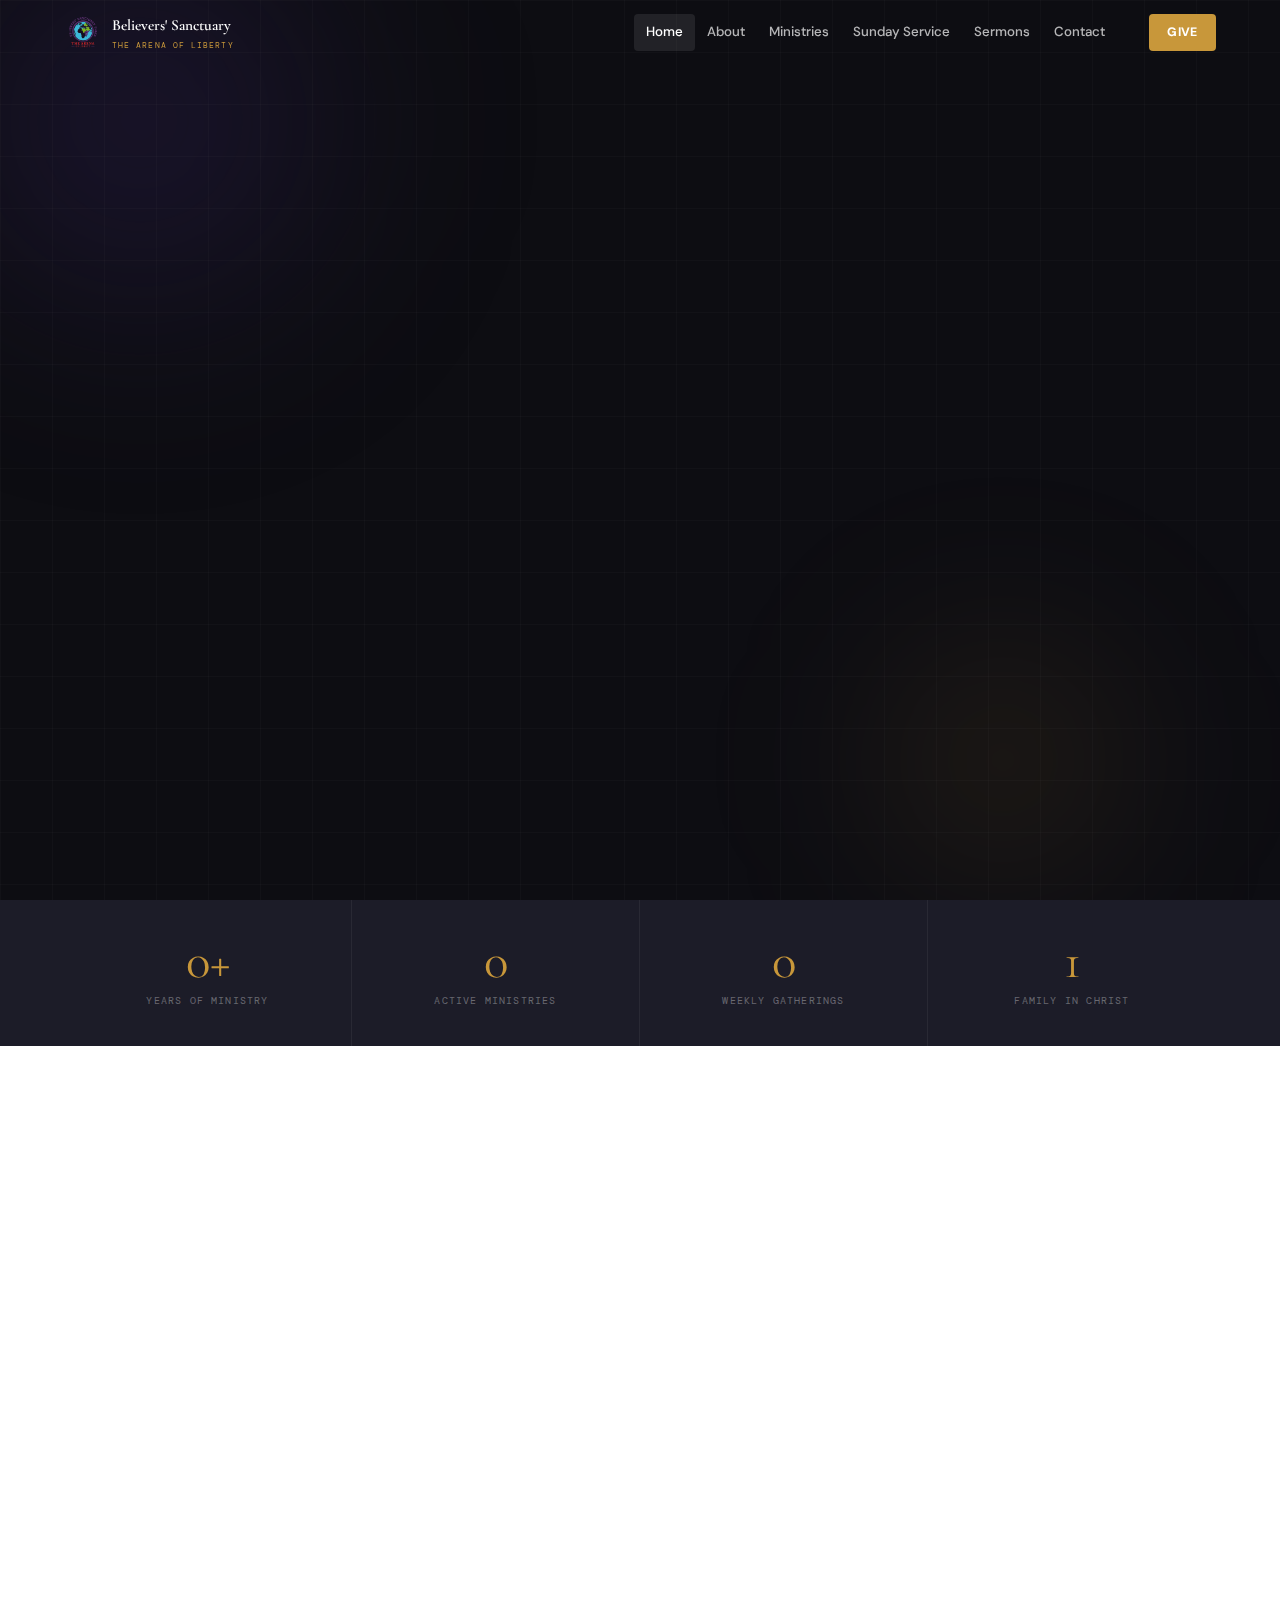
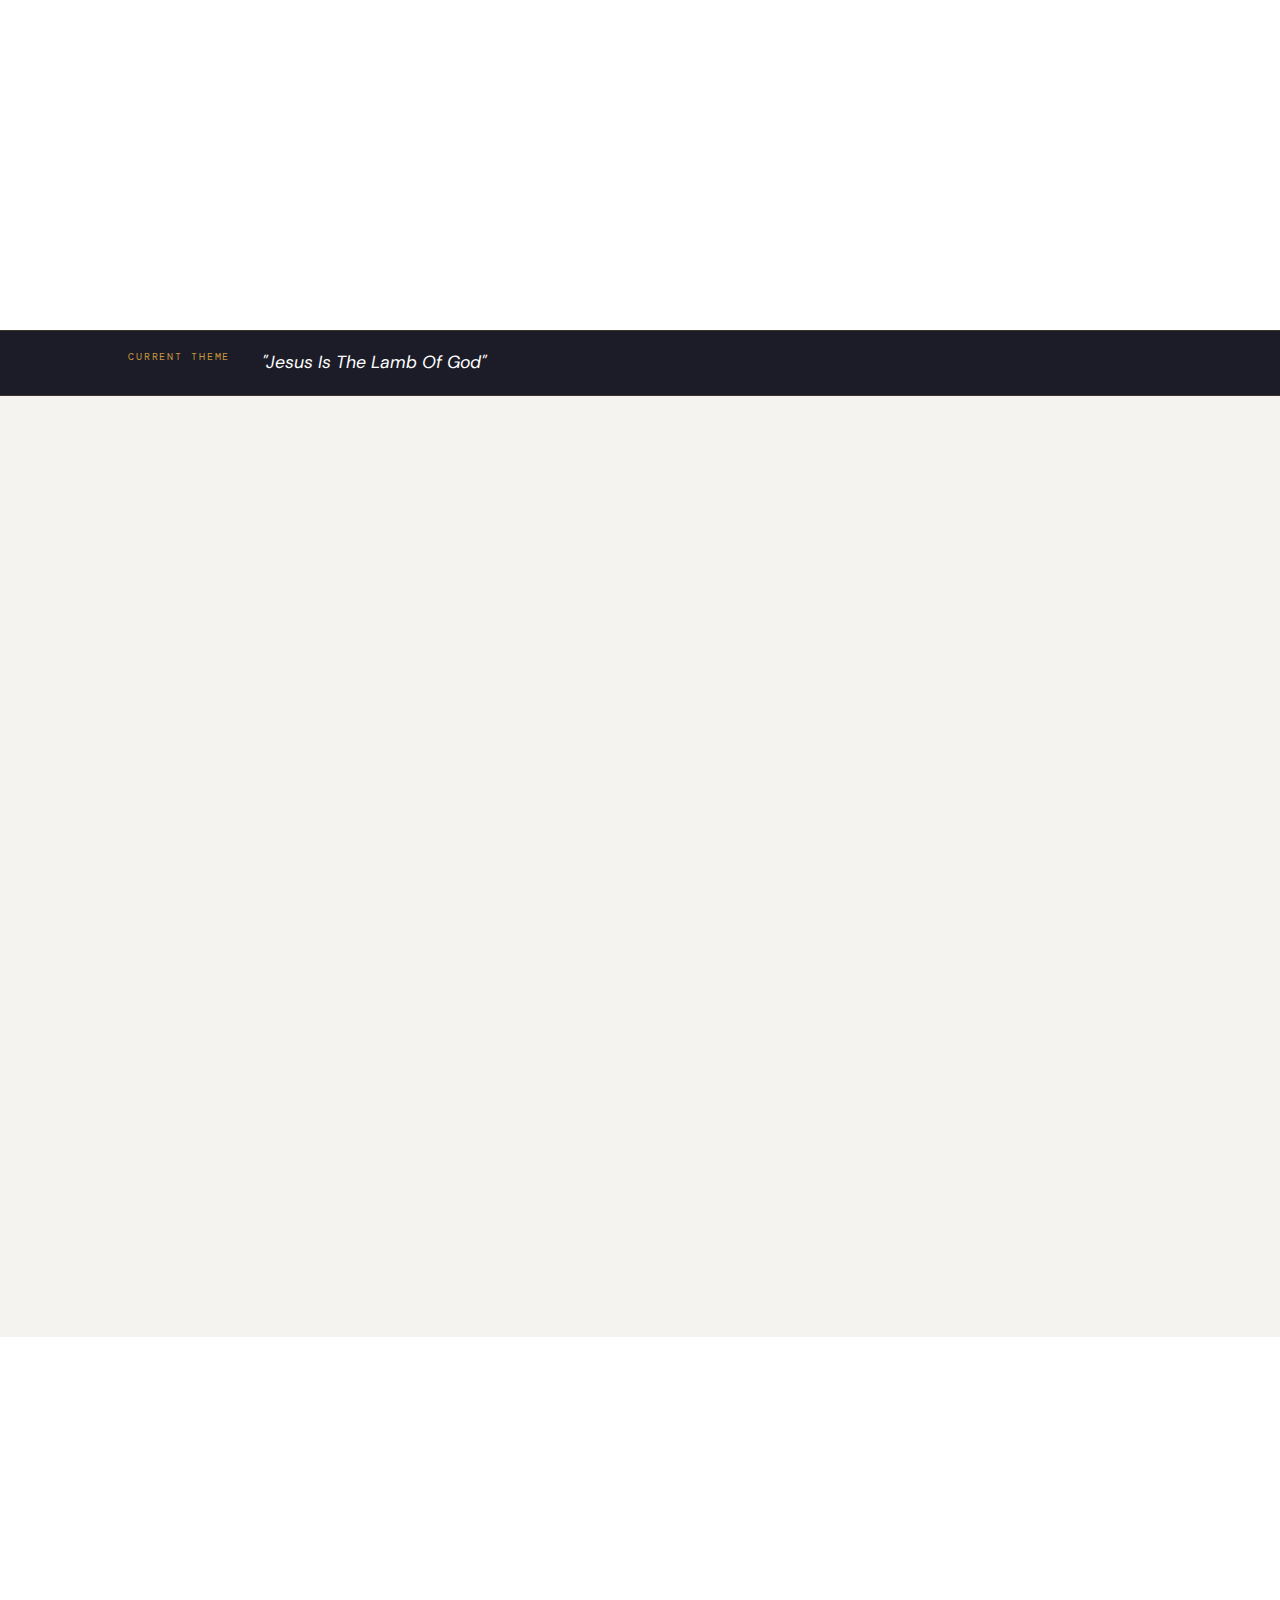
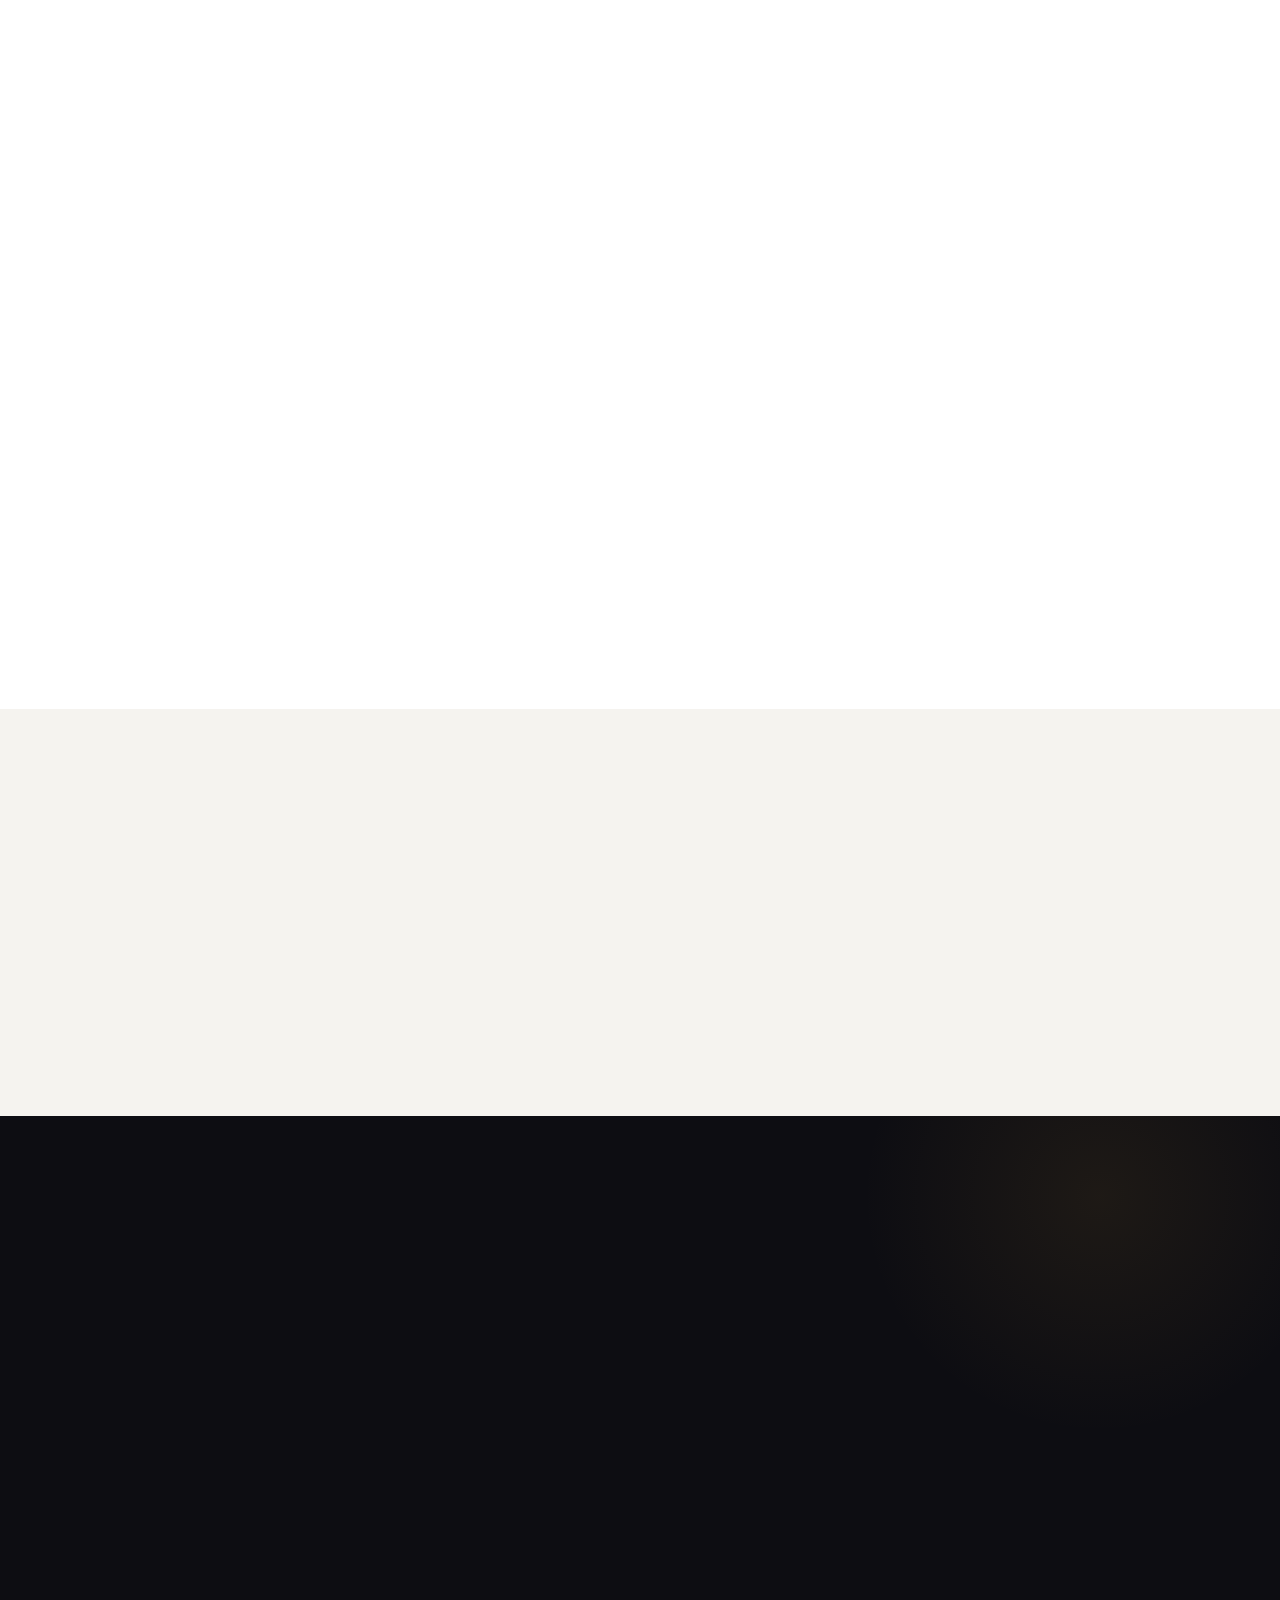
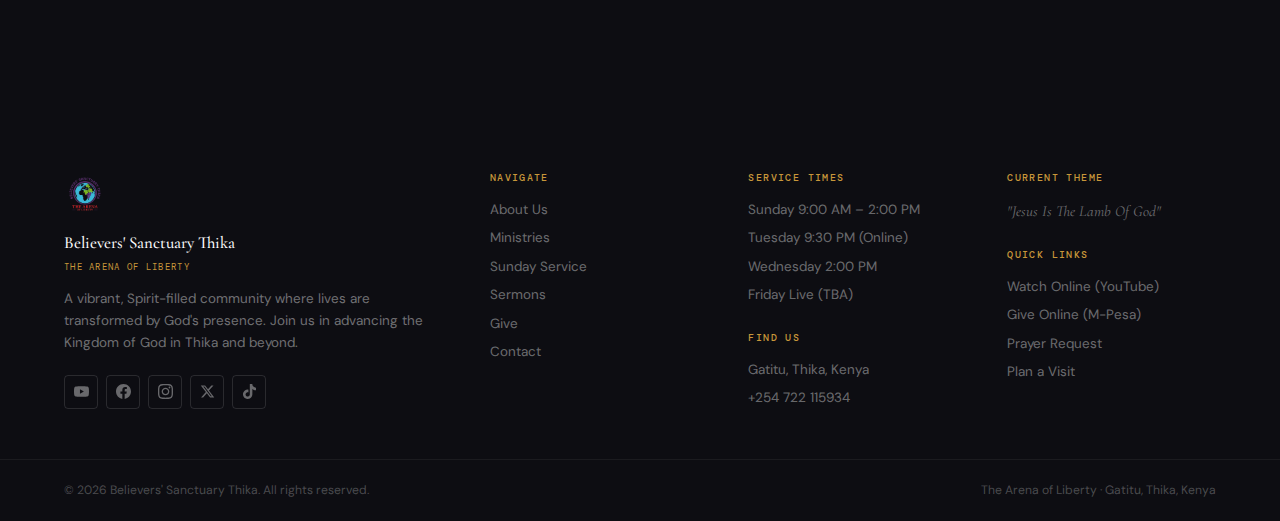
<file: index.html>
<!DOCTYPE html>
<html lang="en">
<head>
  <meta charset="UTF-8">
  <meta name="viewport" content="width=device-width, initial-scale=1.0">
  <meta name="description" content="Believers' Sanctuary Thika - The Arena of Liberty. A Spirit-filled church in Gatitu, Thika, Kenya. Sunday service 9 AM–2 PM. Pastor Simon Njau.">
  <meta property="og:title" content="Believers' Sanctuary Thika | The Arena of Liberty">
  <meta property="og:description" content="Where lives are transformed by God's presence. A Spirit-filled church community in Thika, Kenya.">
  <meta property="og:type" content="website">
  <title>Believers' Sanctuary Thika | The Arena of Liberty</title>
  <link rel="stylesheet" href="styles.css">
  <link rel="stylesheet" href="pages/home.css">
</head>
<body>

<!--NAVIGATION-->
<nav class="navbar hero-mode" id="navbar" role="navigation" aria-label="Main navigation">
  <div class="nav-inner">
    <a href="index.html" class="nav-brand" aria-label="Believers' Sanctuary Thika - Home">
      <img src="assets/logo.png" alt="">
      <div class="nav-brand-copy">
        <span class="nav-brand-name">Believers' Sanctuary</span>
        <span class="nav-brand-tag">The Arena of Liberty</span>
      </div>
    </a>
    <div class="nav-links">
      <a href="index.html" class="active">Home</a>
      <a href="pages/about.html">About</a>
      <a href="pages/ministries.html">Ministries</a>
      <a href="pages/sunday.html">Sunday Service</a>
      <a href="pages/sermons.html">Sermons</a>
      <a href="pages/contact.html">Contact</a>
    </div>
    <a href="pages/give.html" class="nav-give">Give</a>
    <button class="hamburger" id="hamburger" aria-label="Open menu" aria-expanded="false" aria-controls="mobileNav">
      <span></span><span></span><span></span>
    </button>
  </div>
</nav>

<div class="nav-overlay" id="navOverlay" aria-hidden="true"></div>
<nav class="mobile-nav" id="mobileNav" aria-label="Mobile navigation">
  <ul>
    <li><a href="index.html">Home</a></li>
    <li><a href="pages/about.html">About</a></li>
    <li><a href="pages/ministries.html">Ministries</a></li>
    <li><a href="pages/sunday.html">Sunday Service</a></li>
    <li><a href="pages/sermons.html">Sermons</a></li>
    <li><a href="pages/contact.html">Contact</a></li>
  </ul>
  <a href="pages/give.html" class="mobile-give">Give Now</a>
</nav>

<!--<HERO-->
<section class="hero" id="home" aria-label="Welcome">
  <div class="hero-bg" aria-hidden="true">
    <div class="hero-orb hero-orb-a"></div>
    <div class="hero-orb hero-orb-b"></div>
    <div class="hero-lines"></div>
  </div>
  <div class="hero-inner container">
    <div class="hero-content">
      <span class="eyebrow hero-eyebrow">Welcome Home · Gatitu, Thika, Kenya</span>
      <h1 class="hero-title">Believers'<br><em>Sanctuary</em><br>Thika</h1>
      <p class="hero-tagline">The Arena of Liberty</p>
      <p class="hero-desc">Where lives are transformed by God's presence. A community passionate about worship, grounded in the Word, and advancing the Kingdom of God in Thika and beyond.</p>
      <div class="hero-btns">
        <a href="pages/sunday.html" class="btn btn-gold btn-lg">
          Plan Your Visit
          <svg viewBox="0 0 16 16" fill="none" stroke="currentColor" stroke-width="2"><path d="M3 8h10M9 4l4 4-4 4"/></svg>
        </a>
        <a href="https://youtube.com/@believerssanctuarythika" target="_blank" rel="noopener" class="btn btn-outline-white btn-lg">Watch Sermons</a>
      </div>
    </div>

    <div class="hero-times">
      <p class="eyebrow" style="color:var(--gold-hi);margin-bottom:20px">Join Us This Week</p>
      <div class="times-row">
        <div class="times-dot"></div>
        <div class="times-info"><strong>Sunday Worship</strong><span>Main Service - Gatitu, Thika</span></div>
        <time>9:00 AM – 2:00 PM</time>
      </div>
      <div class="times-row">
        <div class="times-dot"></div>
        <div class="times-info"><strong>Holy Spirit Class</strong><span>Online via Link</span></div>
        <time>Tue · 9:30 PM</time>
      </div>
      <div class="times-row">
        <div class="times-dot"></div>
        <div class="times-info"><strong>Wednesday Fellowship</strong><span>At the Church</span></div>
        <time>2:00 PM</time>
      </div>
      <div class="times-row" style="border-bottom:none">
        <div class="times-dot"></div>
        <div class="times-info"><strong>Friday Live Stream</strong><span>YouTube &amp; Social Media</span></div>
        <time>TBA</time>
      </div>
      <a href="pages/sunday.html" class="hero-times-link">Full order of service →</a>
    </div>
  </div>

  <div class="hero-scroll" aria-hidden="true">
    <span>Scroll</span>
    <div class="hero-scroll-mouse"><div class="hero-scroll-dot"></div></div>
  </div>
</section>

<!--STATS-->
<section class="stats-wrap" aria-label="Church at a glance">
  <div class="stat-band container">
    <div class="stat-cell">
      <span class="stat-num" data-count="7" data-suffix="+">0+</span>
      <span class="stat-label">Years of Ministry</span>
    </div>
    <div class="stat-cell">
      <span class="stat-num" data-count="6">0</span>
      <span class="stat-label">Active Ministries</span>
    </div>
    <div class="stat-cell">
      <span class="stat-num" data-count="4">0</span>
      <span class="stat-label">Weekly Gatherings</span>
    </div>
    <div class="stat-cell">
      <span class="stat-num" data-count="1">1</span>
      <span class="stat-label">Family in Christ</span>
    </div>
  </div>
</section>

<!--ABOUT PREVIEW-->
<section class="home-about section-pad" id="about-preview">
  <div class="container">
    <div class="about-grid">
      <div class="about-img-side reveal from-left">
        <div class="about-img-frame">
          <img src="assets/church-worship.webp" alt="Believers' Sanctuary Thika worship service" loading="lazy">
          <div class="about-img-frame-accent"></div>
        </div>
        <div class="about-img-tag">
          <span class="eyebrow" style="color:var(--gold-hi)">Est. in Faith</span>
          <strong>The Arena of Liberty</strong>
        </div>
      </div>
      <div class="about-text-side reveal from-right">
        <div class="sh">
          <span class="eyebrow">Our Story</span>
          <h2>More Than a Church -<br><em>A Spiritual Family</em></h2>
          <div class="sh-rule"></div>
          <p>Believers' Sanctuary Thika is a place where freedom in Christ becomes a living, breathing reality. We provide a sacred space where believers encounter God's transforming presence and discover their divine purpose in the earth.</p>
          <p>Rooted in biblical truth and empowered by the Holy Spirit, we are committed to raising a generation that walks in the fullness of God's promises - building authentic disciples who impact their families, workplaces, and communities for the Kingdom.</p>
        </div>
        <div class="pull-quote">
          <p>"We don't just preach freedom - we live it. The Arena of Liberty is where chains break, destinies unlock, and lives are forever changed."</p>
          <cite>Pastor Simon Njau, Lead Pastor</cite>
        </div>
        <a href="pages/about.html" class="btn btn-ink mt-24">
          Our Full Story
          <svg viewBox="0 0 16 16" fill="none" stroke="currentColor" stroke-width="2"><path d="M3 8h10M9 4l4 4-4 4"/></svg>
        </a>
      </div>
    </div>
  </div>
</section>

<!--CURRENT THEME BANNER-->
<div class="theme-banner">
  <div class="container theme-banner-inner">
    <span class="eyebrow" style="color:var(--gold-hi)">Current Theme</span>
    <p class="t-serif" style="color:var(--white);margin:0 0 0 16px;font-size:1.1rem;font-style:italic">"Jesus Is The Lamb Of God"</p>
  </div>
</div>

<!--MINISTRIES PREVIEW-->
<section class="section-pad" style="background:var(--fog)" id="ministries-preview">
  <div class="container">
    <div class="sh center reveal from-bottom">
      <span class="eyebrow">Get Connected</span>
      <h2>Our <em>Ministries</em></h2>
      <div class="sh-rule"></div>
      <p style="max-width:520px;margin:16px auto 0">Find your place to belong, grow, and serve in our thriving community</p>
    </div>
    <div class="min-grid stagger">
      <div class="min-card card">
        <div class="min-icon-box">
          <svg fill="none" stroke="currentColor" viewBox="0 0 24 24"><path stroke-linecap="round" stroke-linejoin="round" stroke-width="1.5" d="M17 20h5v-2a3 3 0 00-5.356-1.857M17 20H7m10 0v-2c0-.656-.126-1.283-.356-1.857M7 20H2v-2a3 3 0 015.356-1.857M7 20v-2c0-.656.126-1.283.356-1.857m0 0a5.002 5.002 0 019.288 0M15 7a3 3 0 11-6 0 3 3 0 016 0z"/></svg>
        </div>
        <h3>Sons of the Kingdom</h3>
        <p>Empowering men to rise as godly leaders in their families, workplaces, and communities with integrity and spiritual authority.</p>
      </div>
      <div class="min-card card">
        <div class="min-icon-box">
          <svg fill="none" stroke="currentColor" viewBox="0 0 24 24"><path stroke-linecap="round" stroke-linejoin="round" stroke-width="1.5" d="M4.318 6.318a4.5 4.5 0 000 6.364L12 20.364l7.682-7.682a4.5 4.5 0 00-6.364-6.364L12 7.636l-1.318-1.318a4.5 4.5 0 00-6.364 0z"/></svg>
        </div>
        <h3>Daughters of God's Love</h3>
        <p>Nurturing women to embrace their identity in Christ through fellowship, mentorship, and Spirit-led biblical discipleship.</p>
      </div>
      <div class="min-card card">
        <div class="min-icon-box">
          <svg fill="none" stroke="currentColor" viewBox="0 0 24 24"><path stroke-linecap="round" stroke-linejoin="round" stroke-width="1.5" d="M9 19V6l12-3v13M9 19c0 1.105-1.343 2-3 2s-3-.895-3-2 1.343-2 3-2 3 .895 3 2zm12-3c0 1.105-1.343 2-3 2s-3-.895-3-2 1.343-2 3-2 3 .895 3 2zM9 10l12-3"/></svg>
        </div>
        <h3>Worship Ministry</h3>
        <p>Spirit-filled worship that transforms hearts, ushers in God's presence, and creates atmospheres where the miraculous happens.</p>
      </div>
      <div class="min-card card">
        <div class="min-icon-box">
          <svg fill="none" stroke="currentColor" viewBox="0 0 24 24"><path stroke-linecap="round" stroke-linejoin="round" stroke-width="1.5" d="M12 6.253v13m0-13C10.832 5.477 9.246 5 7.5 5S4.168 5.477 3 6.253v13C4.168 18.477 5.754 18 7.5 18s3.332.477 4.5 1.253m0-13C13.168 5.477 14.754 5 16.5 5c1.747 0 3.332.477 4.5 1.253v13C19.832 18.477 18.247 18 16.5 18c-1.746 0-3.332.477-4.5 1.253"/></svg>
        </div>
        <h3>Bible Study &amp; Discipleship</h3>
        <p>Structured programs for growing deeper in God's Word, applying Scripture, and building unshakeable faith for daily life.</p>
      </div>
      <div class="min-card card">
        <div class="min-icon-box">
          <svg fill="none" stroke="currentColor" viewBox="0 0 24 24"><path stroke-linecap="round" stroke-linejoin="round" stroke-width="1.5" d="M14.828 14.828a4 4 0 01-5.656 0M9 10h.01M15 10h.01M21 12a9 9 0 11-18 0 9 9 0 0118 0z"/></svg>
        </div>
        <h3>Youth &amp; Children</h3>
        <p>Raising the next generation to know and love Jesus through engaging, age-appropriate programs and biblical foundations.</p>
      </div>
      <div class="min-card card">
        <div class="min-icon-box">
          <svg fill="none" stroke="currentColor" viewBox="0 0 24 24"><path stroke-linecap="round" stroke-linejoin="round" stroke-width="1.5" d="M3.055 11H5a2 2 0 012 2v1a2 2 0 002 2 2 2 0 012 2v2.945M8 3.935V5.5A2.5 2.5 0 0010.5 8h.5a2 2 0 012 2 2 2 0 104 0 2 2 0 012-2h1.064M15 20.488V18a2 2 0 012-2h3.064M21 12a9 9 0 11-18 0 9 9 0 0118 0z"/></svg>
        </div>
        <h3>Outreach &amp; Missions</h3>
        <p>Taking the Gospel beyond our walls through evangelism, community service, and strategic mission partnerships in Thika and beyond.</p>
      </div>
    </div>
    <div class="reveal from-bottom text-center mt-48">
      <a href="pages/ministries.html" class="btn btn-outline-ink">
        Explore All Ministries
        <svg viewBox="0 0 16 16" fill="none" stroke="currentColor" stroke-width="2"><path d="M3 8h10M9 4l4 4-4 4"/></svg>
      </a>
    </div>
  </div>
</section>

<!--LATEST SERMON-->
<section class="section-pad" id="latest-sermon">
  <div class="container">
    <div class="sh reveal from-bottom">
      <span class="eyebrow">Latest Message</span>
      <h2>From the <em>Pulpit</em></h2>
      <div class="sh-rule"></div>
    </div>
    <div class="sermon-feature reveal scale-in">
      <div class="sermon-feature-thumb">
        <a href="https://youtube.com/@believerssanctuarythika" target="_blank" rel="noopener" class="play-btn" aria-label="Watch sermon on YouTube">
          <svg width="24" height="24" fill="white" viewBox="0 0 20 20"><path d="M6.3 2.841A1.5 1.5 0 004 4.11V15.89a1.5 1.5 0 002.3 1.269l9.344-5.89a1.5 1.5 0 000-2.538L6.3 2.84z"/></svg>
        </a>
        <div class="sermon-feature-thumb-meta"><span>Feb 9, 2026</span><span>Sunday Service</span></div>
      </div>
      <div class="sermon-feature-body">
        <span class="eyebrow" style="margin-bottom:12px">Most Recent</span>
        <h3 class="t-serif" style="font-size:clamp(1.8rem,4vw,2.8rem);font-weight:400;color:var(--ink);margin-bottom:16px;line-height:1.1">Walking in Divine Authority</h3>
        <p>Understanding and exercising the spiritual authority believers have been given in Christ to overcome every challenge. As sons and daughters of God, we carry an anointing that shifts atmospheres, breaks chains, and advances the Kingdom.</p>
        <p>This message unpacks Luke 10:19 and calls the Church to rise into the fullness of the authority delegated by Jesus - not in arrogance, but in humble dependence on the Holy Spirit.</p>
        <div class="sermon-feature-meta">
          <span>⛪ Believers' Sanctuary Thika</span>
          <span>· Pastor Simon Njau</span>
          <span>· February 9, 2026</span>
        </div>
        <div style="display:flex;gap:12px;flex-wrap:wrap;margin-top:24px">
          <a href="https://youtube.com/@believerssanctuarythika" target="_blank" rel="noopener" class="btn btn-ink">
            Watch on YouTube
            <svg viewBox="0 0 16 16" fill="none" stroke="currentColor" stroke-width="2"><path d="M3 8h10M9 4l4 4-4 4"/></svg>
          </a>
          <a href="pages/sermons.html" class="btn btn-outline-ink">All Sermons</a>
        </div>
      </div>
    </div>
  </div>
</section>

<!--VERSE BANNER-->
<section class="verse-section section-pad-sm">
  <div class="container">
    <div class="verse-card reveal scale-in">
      <div class="verse-mark" aria-hidden="true">"</div>
      <blockquote>
        <p>The Spirit of the Lord is on me, because he has anointed me to proclaim good news to the poor. He has sent me to proclaim freedom for the prisoners and recovery of sight for the blind, to set the oppressed free.</p>
        <cite>Luke 4:18 - The Scripture that defines our calling</cite>
      </blockquote>
    </div>
  </div>
</section>

<!--GIVE CTA-->
<section class="give-cta section-pad">
  <div class="give-cta-bg" aria-hidden="true"><div class="give-cta-orb"></div></div>
  <div class="container give-cta-inner">
    <div class="reveal from-left">
      <span class="eyebrow" style="color:var(--gold-hi)">Partnership</span>
      <h2 class="t-serif" style="font-size:clamp(2rem,5vw,3.4rem);color:var(--white);margin:12px 0 18px;line-height:1.1;font-weight:400">Support God's Work<br>in Thika</h2>
      <p style="color:rgba(255,255,255,.6);max-width:480px;line-height:1.75">Your generosity fuels ministry, transforms lives, and advances the Kingdom of God. Every gift - large or small - makes an eternal difference.</p>
    </div>
    <div class="give-cta-cards reveal from-right">
      <div class="give-mini-card">
        <div class="give-mini-label">For Projects</div>
        <div class="give-mini-bank">Equity Bank</div>
        <div class="give-mini-rows">
          <div class="give-mini-row"><span>Paybill</span><strong>247 247</strong></div>
          <div class="give-mini-row"><span>Account</span><strong>870049</strong></div>
        </div>
      </div>
      <div class="give-mini-card">
        <div class="give-mini-label">All Other Giving</div>
        <div class="give-mini-bank">Faulu Bank</div>
        <div class="give-mini-rows">
          <div class="give-mini-row"><span>Paybill</span><strong>328 585</strong></div>
          <div class="give-mini-row"><span>Account</span><strong>110189</strong></div>
        </div>
      </div>
      <a href="pages/give.html" class="btn btn-gold btn-lg" style="width:100%;justify-content:center">
        Full Giving Details
        <svg viewBox="0 0 16 16" fill="none" stroke="currentColor" stroke-width="2"><path d="M3 8h10M9 4l4 4-4 4"/></svg>
      </a>
    </div>
  </div>
</section>

<!--FOOTER-->
<footer class="footer">
  <div class="footer-top">
    <div class="footer-brand">
      <img src="assets/logo.png" alt="BST Logo">
      <div class="footer-brand-name">Believers' Sanctuary Thika</div>
      <div class="footer-brand-tag">The Arena of Liberty</div>
      <p>A vibrant, Spirit-filled community where lives are transformed by God's presence. Join us in advancing the Kingdom of God in Thika and beyond.</p>
      <div class="social-strip">
        <a href="https://youtube.com/@believerssanctuarythika" target="_blank" rel="noopener" class="social-btn" aria-label="YouTube"><svg fill="currentColor" viewBox="0 0 24 24"><path d="M23.498 6.186a3.016 3.016 0 00-2.122-2.136C19.505 3.545 12 3.545 12 3.545s-7.505 0-9.377.505A3.017 3.017 0 00.502 6.186C0 8.07 0 12 0 12s0 3.93.502 5.814a3.016 3.016 0 002.122 2.136c1.871.505 9.376.505 9.376.505s7.505 0 9.377-.505a3.015 3.015 0 002.122-2.136C24 15.93 24 12 24 12s0-3.93-.502-5.814zM9.545 15.568V8.432L15.818 12l-6.273 3.568z"/></svg></a>
        <a href="https://www.facebook.com/share/1KYWmBzTB1/" target="_blank" rel="noopener" class="social-btn" aria-label="Facebook"><svg fill="currentColor" viewBox="0 0 24 24"><path d="M24 12.073c0-6.627-5.373-12-12-12s-12 5.373-12 12c0 5.99 4.388 10.954 10.125 11.854v-8.385H7.078v-3.47h3.047V9.43c0-3.007 1.792-4.669 4.533-4.669 1.312 0 2.686.235 2.686.235v2.953H15.83c-1.491 0-1.956.925-1.956 1.874v2.25h3.328l-.532 3.47h-2.796v8.385C19.612 23.027 24 18.062 24 12.073z"/></svg></a>
        <a href="https://www.instagram.com/believerssanctuarythika" target="_blank" rel="noopener" class="social-btn" aria-label="Instagram"><svg fill="currentColor" viewBox="0 0 24 24"><path d="M12 2.163c3.204 0 3.584.012 4.85.07 3.252.148 4.771 1.691 4.919 4.919.058 1.265.069 1.645.069 4.849 0 3.205-.012 3.584-.069 4.849-.149 3.225-1.664 4.771-4.919 4.919-1.266.058-1.644.07-4.85.07-3.204 0-3.584-.012-4.849-.07-3.26-.149-4.771-1.699-4.919-4.92-.058-1.265-.07-1.644-.07-4.849 0-3.204.013-3.583.07-4.849.149-3.227 1.664-4.771 4.919-4.919 1.266-.057 1.645-.069 4.849-.069zm0-2.163c-3.259 0-3.667.014-4.947.072-4.358.2-6.78 2.618-6.98 6.98-.059 1.281-.073 1.689-.073 4.948 0 3.259.014 3.668.072 4.948.2 4.358 2.618 6.78 6.98 6.98 1.281.058 1.689.072 4.948.072 3.259 0 3.668-.014 4.948-.072 4.354-.2 6.782-2.618 6.979-6.98.059-1.28.073-1.689.073-4.948 0-3.259-.014-3.667-.072-4.947-.196-4.354-2.617-6.78-6.979-6.98-1.281-.059-1.69-.073-4.949-.073zm0 5.838c-3.403 0-6.162 2.759-6.162 6.162s2.759 6.163 6.162 6.163 6.162-2.759 6.162-6.163c0-3.403-2.759-6.162-6.162-6.162zm0 10.162c-2.209 0-4-1.79-4-4 0-2.209 1.791-4 4-4s4 1.791 4 4c0 2.21-1.791 4-4 4zm6.406-11.845c-.796 0-1.441.645-1.441 1.44s.645 1.44 1.441 1.44c.795 0 1.439-.645 1.439-1.44s-.644-1.44-1.439-1.44z"/></svg></a>
        <a href="https://x.com/believersthika" target="_blank" rel="noopener" class="social-btn" aria-label="X (Twitter)"><svg fill="currentColor" viewBox="0 0 24 24"><path d="M18.244 2.25h3.308l-7.227 8.26 8.502 11.24H16.17l-5.214-6.817L4.99 21.75H1.68l7.73-8.835L1.254 2.25H8.08l4.713 6.231zm-1.161 17.52h1.833L7.084 4.126H5.117z"/></svg></a>
        <a href="https://www.tiktok.com/@believerssanctuarythika" target="_blank" rel="noopener" class="social-btn" aria-label="TikTok"><svg fill="currentColor" viewBox="0 0 24 24"><path d="M12.525.02c1.31-.02 2.61-.01 3.91-.02.08 1.53.63 3.09 1.75 4.17 1.12 1.11 2.7 1.62 4.24 1.79v4.03c-1.44-.05-2.89-.35-4.2-.97-.57-.26-1.1-.59-1.62-.93-.01 2.92.01 5.84-.02 8.75-.08 1.4-.54 2.79-1.35 3.94-1.31 1.92-3.58 3.17-5.91 3.21-1.43.08-2.86-.31-4.08-1.03-2.02-1.19-3.44-3.37-3.65-5.71-.02-.5-.03-1-.01-1.49.18-1.9 1.12-3.72 2.58-4.96 1.66-1.44 3.98-2.13 6.15-1.72.02 1.48-.04 2.96-.04 4.44-.99-.32-2.15-.23-3.02.37-.63.41-1.11 1.04-1.36 1.75-.21.51-.15 1.07-.14 1.61.24 1.64 1.82 3.02 3.5 2.87 1.12-.01 2.19-.66 2.77-1.61.19-.33.4-.67.41-1.06.1-1.79.06-3.57.07-5.36.01-4.03-.01-8.05.02-12.07z"/></svg></a>
      </div>
    </div>
    <div class="footer-col">
      <h5>Navigate</h5>
      <ul>
        <li><a href="pages/about.html">About Us</a></li>
        <li><a href="pages/ministries.html">Ministries</a></li>
        <li><a href="pages/sunday.html">Sunday Service</a></li>
        <li><a href="pages/sermons.html">Sermons</a></li>
        <li><a href="pages/give.html">Give</a></li>
        <li><a href="pages/contact.html">Contact</a></li>
      </ul>
    </div>
    <div class="footer-col">
      <h5>Service Times</h5>
      <ul>
        <li><span>Sunday 9:00 AM – 2:00 PM</span></li>
        <li><span>Tuesday 9:30 PM (Online)</span></li>
        <li><span>Wednesday 2:00 PM</span></li>
        <li><span>Friday Live (TBA)</span></li>
      </ul>
      <h5 style="margin-top:28px">Find Us</h5>
      <ul>
        <li><span>Gatitu, Thika, Kenya</span></li>
        <li><a href="tel:+254722115934">+254 722 115934</a></li>
      </ul>
    </div>
    <div class="footer-col">
      <h5>Current Theme</h5>
      <ul><li><span style="font-family:'Cormorant Garamond',serif;font-style:italic;font-size:.95rem">"Jesus Is The Lamb Of God"</span></li></ul>
      <h5 style="margin-top:28px">Quick Links</h5>
      <ul>
        <li><a href="https://youtube.com/@believerssanctuarythika" target="_blank" rel="noopener">Watch Online (YouTube)</a></li>
        <li><a href="pages/give.html">Give Online (M-Pesa)</a></li>
        <li><a href="pages/contact.html">Prayer Request</a></li>
        <li><a href="pages/contact.html">Plan a Visit</a></li>
      </ul>
    </div>
  </div>
  <div class="footer-bottom">
    <p>© 2026 Believers' Sanctuary Thika. All rights reserved.</p>
    <p>The Arena of Liberty · Gatitu, Thika, Kenya</p>
  </div>
</footer>

<script src="script.js"></script>
</body>
</html>
</file>
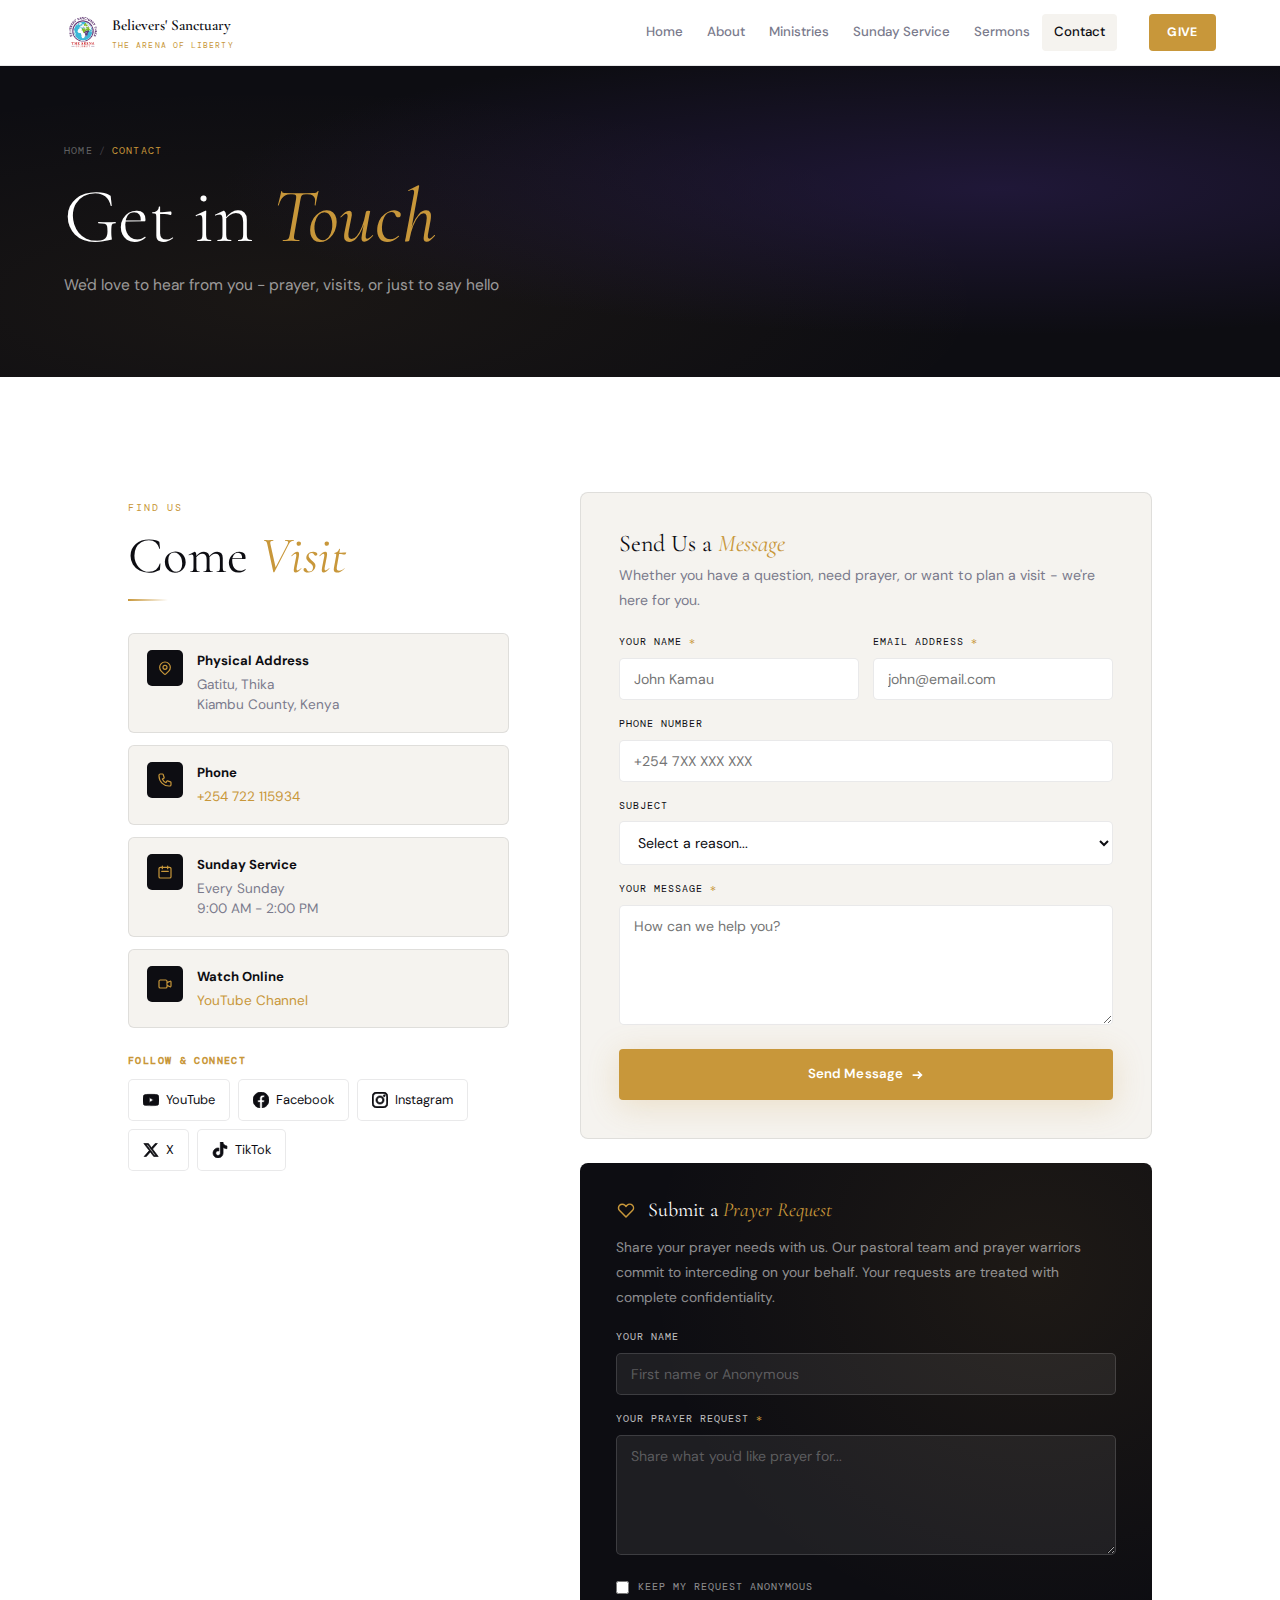
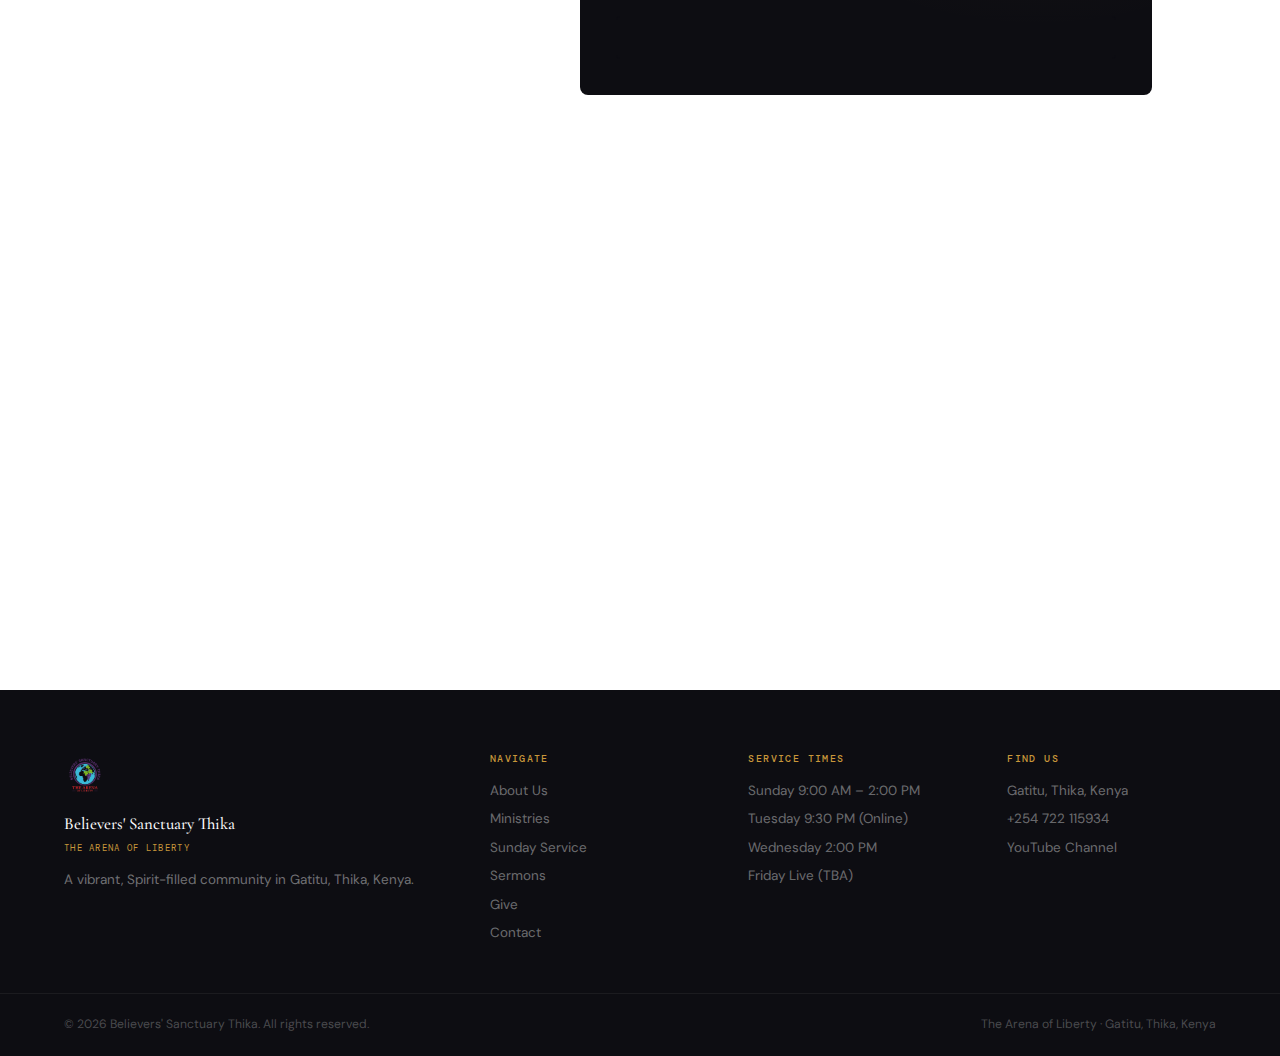
<file: pages/contact.html>
<!DOCTYPE html>
<html lang="en">
<head>
  <meta charset="UTF-8">
  <meta name="viewport" content="width=device-width, initial-scale=1.0">
  <meta name="description" content="Contact Believers' Sanctuary Thika - reach out for prayer, plan a visit, or get directions. Located in Gatitu, Thika, Kenya.">
  <title>Contact | Believers' Sanctuary Thika</title>
  <link rel="stylesheet" href="../styles.css">
  <link rel="stylesheet" href="contact.css">
</head>
<body>

<nav class="navbar opaque" id="navbar">
  <div class="nav-inner">
    <a href="../index.html" class="nav-brand">
      <img src="../assets/logo.png" alt="">
      <div class="nav-brand-copy">
        <span class="nav-brand-name" style="color:var(--ink)">Believers' Sanctuary</span>
        <span class="nav-brand-tag">The Arena of Liberty</span>
      </div>
    </a>
    <div class="nav-links">
      <a href="../index.html">Home</a>
      <a href="about.html">About</a>
      <a href="ministries.html">Ministries</a>
      <a href="sunday.html">Sunday Service</a>
      <a href="sermons.html">Sermons</a>
      <a href="contact.html" class="active">Contact</a>
    </div>
    <a href="give.html" class="nav-give">Give</a>
    <button class="hamburger" id="hamburger" aria-label="Open menu" aria-expanded="false"><span></span><span></span><span></span></button>
  </div>
</nav>
<div class="nav-overlay" id="navOverlay"></div>
<nav class="mobile-nav" id="mobileNav">
  <ul>
    <li><a href="../index.html">Home</a></li>
    <li><a href="about.html">About</a></li>
    <li><a href="ministries.html">Ministries</a></li>
    <li><a href="sunday.html">Sunday Service</a></li>
    <li><a href="sermons.html">Sermons</a></li>
    <li><a href="contact.html" class="active">Contact</a></li>
  </ul>
  <a href="give.html" class="mobile-give">Give Now</a>
</nav>

<div class="page-hero">
  <div class="page-hero-inner">
    <div class="breadcrumb"><a href="../index.html">Home</a><span>/</span>Contact</div>
    <h1>Get in <em>Touch</em></h1>
    <p>We'd love to hear from you - prayer, visits, or just to say hello</p>
  </div>
</div>

<!-- CONTACT MAIN -->
<section class="section-pad">
  <div class="container">
    <div class="contact-grid">
      <!-- Info Side -->
      <div class="contact-info reveal from-left">
        <div class="contact-info-block">
          <span class="eyebrow">Find Us</span>
          <h2>Come <em>Visit</em></h2>
          <div class="sh-rule"></div>
        </div>

        <div class="contact-items">
          <div class="contact-item">
            <div class="contact-icon">
              <svg fill="none" stroke="currentColor" viewBox="0 0 24 24" width="20" height="20"><path stroke-linecap="round" stroke-linejoin="round" stroke-width="1.8" d="M17.657 16.657L13.414 20.9a1.998 1.998 0 01-2.827 0l-4.244-4.243a8 8 0 1111.314 0z"/><path stroke-linecap="round" stroke-linejoin="round" stroke-width="1.8" d="M15 11a3 3 0 11-6 0 3 3 0 016 0z"/></svg>
            </div>
            <div>
              <strong>Physical Address</strong>
              <p>Gatitu, Thika<br>Kiambu County, Kenya</p>
            </div>
          </div>
          <div class="contact-item">
            <div class="contact-icon">
              <svg fill="none" stroke="currentColor" viewBox="0 0 24 24" width="20" height="20"><path stroke-linecap="round" stroke-linejoin="round" stroke-width="1.8" d="M3 5a2 2 0 012-2h3.28a1 1 0 01.948.684l1.498 4.493a1 1 0 01-.502 1.21l-2.257 1.13a11.042 11.042 0 005.516 5.516l1.13-2.257a1 1 0 011.21-.502l4.493 1.498a1 1 0 01.684.949V19a2 2 0 01-2 2h-1C9.716 21 3 14.284 3 6V5z"/></svg>
            </div>
            <div>
              <strong>Phone</strong>
              <p><a href="tel:+254722115934">+254 722 115934</a></p>
            </div>
          </div>
          <div class="contact-item">
            <div class="contact-icon">
              <svg fill="none" stroke="currentColor" viewBox="0 0 24 24" width="20" height="20"><path stroke-linecap="round" stroke-linejoin="round" stroke-width="1.8" d="M8 7V3m8 4V3m-9 8h10M5 21h14a2 2 0 002-2V7a2 2 0 00-2-2H5a2 2 0 00-2 2v12a2 2 0 002 2z"/></svg>
            </div>
            <div>
              <strong>Sunday Service</strong>
              <p>Every Sunday<br>9:00 AM - 2:00 PM</p>
            </div>
          </div>
          <div class="contact-item">
            <div class="contact-icon">
              <svg fill="none" stroke="currentColor" viewBox="0 0 24 24" width="20" height="20"><path stroke-linecap="round" stroke-linejoin="round" stroke-width="1.8" d="M15 10l4.553-2.069A1 1 0 0121 8.82v6.36a1 1 0 01-1.447.894L15 14M5 18h8a2 2 0 002-2V8a2 2 0 00-2-2H5a2 2 0 00-2 2v8a2 2 0 002 2z"/></svg>
            </div>
            <div>
              <strong>Watch Online</strong>
              <p><a href="https://youtube.com/@believerssanctuarythika" target="_blank" rel="noopener">YouTube Channel</a></p>
            </div>
          </div>
        </div>

        <!-- Social Links -->
        <div class="contact-social">
          <h4 class="contact-social-title">Follow &amp; Connect</h4>
          <div class="social-grid">
            <a href="https://youtube.com/@believerssanctuarythika" target="_blank" rel="noopener" class="social-link-card">
              <svg fill="currentColor" viewBox="0 0 24 24"><path d="M23.498 6.186a3.016 3.016 0 00-2.122-2.136C19.505 3.545 12 3.545 12 3.545s-7.505 0-9.377.505A3.017 3.017 0 00.502 6.186C0 8.07 0 12 0 12s0 3.93.502 5.814a3.016 3.016 0 002.122 2.136c1.871.505 9.376.505 9.376.505s7.505 0 9.377-.505a3.015 3.015 0 002.122-2.136C24 15.93 24 12 24 12s0-3.93-.502-5.814zM9.545 15.568V8.432L15.818 12l-6.273 3.568z"/></svg>
              <span>YouTube</span>
            </a>
            <a href="https://www.facebook.com/share/1KYWmBzTB1/" target="_blank" rel="noopener" class="social-link-card">
              <svg fill="currentColor" viewBox="0 0 24 24"><path d="M24 12.073c0-6.627-5.373-12-12-12s-12 5.373-12 12c0 5.99 4.388 10.954 10.125 11.854v-8.385H7.078v-3.47h3.047V9.43c0-3.007 1.792-4.669 4.533-4.669 1.312 0 2.686.235 2.686.235v2.953H15.83c-1.491 0-1.956.925-1.956 1.874v2.25h3.328l-.532 3.47h-2.796v8.385C19.612 23.027 24 18.062 24 12.073z"/></svg>
              <span>Facebook</span>
            </a>
            <a href="https://www.instagram.com/believerssanctuarythika" target="_blank" rel="noopener" class="social-link-card">
              <svg fill="currentColor" viewBox="0 0 24 24"><path d="M12 2.163c3.204 0 3.584.012 4.85.07 3.252.148 4.771 1.691 4.919 4.919.058 1.265.069 1.645.069 4.849 0 3.205-.012 3.584-.069 4.849-.149 3.225-1.664 4.771-4.919 4.919-1.266.058-1.644.07-4.85.07-3.204 0-3.584-.012-4.849-.07-3.26-.149-4.771-1.699-4.919-4.92-.058-1.265-.07-1.644-.07-4.849 0-3.204.013-3.583.07-4.849.149-3.227 1.664-4.771 4.919-4.919 1.266-.057 1.645-.069 4.849-.069zm0-2.163c-3.259 0-3.667.014-4.947.072-4.358.2-6.78 2.618-6.98 6.98-.059 1.281-.073 1.689-.073 4.948 0 3.259.014 3.668.072 4.948.2 4.358 2.618 6.78 6.98 6.98 1.281.058 1.689.072 4.948.072 3.259 0 3.668-.014 4.948-.072 4.354-.2 6.782-2.618 6.979-6.98.059-1.28.073-1.689.073-4.948 0-3.259-.014-3.667-.072-4.947-.196-4.354-2.617-6.78-6.979-6.98-1.281-.059-1.69-.073-4.949-.073zm0 5.838c-3.403 0-6.162 2.759-6.162 6.162s2.759 6.163 6.162 6.163 6.162-2.759 6.162-6.163c0-3.403-2.759-6.162-6.162-6.162zm0 10.162c-2.209 0-4-1.79-4-4 0-2.209 1.791-4 4-4s4 1.791 4 4c0 2.21-1.791 4-4 4zm6.406-11.845c-.796 0-1.441.645-1.441 1.44s.645 1.44 1.441 1.44c.795 0 1.439-.645 1.439-1.44s-.644-1.44-1.439-1.44z"/></svg>
              <span>Instagram</span>
            </a>
            <a href="https://x.com/believersthika" target="_blank" rel="noopener" class="social-link-card">
              <svg fill="currentColor" viewBox="0 0 24 24"><path d="M18.244 2.25h3.308l-7.227 8.26 8.502 11.24H16.17l-5.214-6.817L4.99 21.75H1.68l7.73-8.835L1.254 2.25H8.08l4.713 6.231zm-1.161 17.52h1.833L7.084 4.126H5.117z"/></svg>
              <span>X</span>
            </a>
            <a href="https://www.tiktok.com/@believerssanctuarythika" target="_blank" rel="noopener" class="social-link-card">
              <svg fill="currentColor" viewBox="0 0 24 24"><path d="M12.525.02c1.31-.02 2.61-.01 3.91-.02.08 1.53.63 3.09 1.75 4.17 1.12 1.11 2.7 1.62 4.24 1.79v4.03c-1.44-.05-2.89-.35-4.2-.97-.57-.26-1.1-.59-1.62-.93-.01 2.92.01 5.84-.02 8.75-.08 1.4-.54 2.79-1.35 3.94-1.31 1.92-3.58 3.17-5.91 3.21-1.43.08-2.86-.31-4.08-1.03-2.02-1.19-3.44-3.37-3.65-5.71-.02-.5-.03-1-.01-1.49.18-1.9 1.12-3.72 2.58-4.96 1.66-1.44 3.98-2.13 6.15-1.72.02 1.48-.04 2.96-.04 4.44-.99-.32-2.15-.23-3.02.37-.63.41-1.11 1.04-1.36 1.75-.21.51-.15 1.07-.14 1.61.24 1.64 1.82 3.02 3.5 2.87 1.12-.01 2.19-.66 2.77-1.61.19-.33.4-.67.41-1.06.1-1.79.06-3.57.07-5.36.01-4.03-.01-8.05.02-12.07z"/></svg>
              <span>TikTok</span>
            </a>
          </div>
        </div>
      </div>

      <!-- Form Side -->
      <div class="contact-form-side reveal from-right">
        <!-- Contact Form -->
        <div class="form-card" id="contact-section">
          <h3>Send Us a <em>Message</em></h3>
          <p>Whether you have a question, need prayer, or want to plan a visit - we're here for you.</p>
          <form id="contactForm" novalidate>
            <div class="form-row">
              <div class="form-group">
                <label for="name">Your Name <span class="req">*</span></label>
                <input type="text" id="name" name="name" placeholder="John Kamau" required>
              </div>
              <div class="form-group">
                <label for="email">Email Address <span class="req">*</span></label>
                <input type="email" id="email" name="email" placeholder="john@email.com" required>
              </div>
            </div>
            <div class="form-group">
              <label for="phone">Phone Number</label>
              <input type="tel" id="phone" name="phone" placeholder="+254 7XX XXX XXX">
            </div>
            <div class="form-group">
              <label for="subject">Subject</label>
              <select id="subject" name="subject">
                <option value="">Select a reason...</option>
                <option value="visit">Plan a Visit</option>
                <option value="prayer">Prayer Request</option>
                <option value="ministry">Ministry Information</option>
                <option value="pastoral">Pastoral Care</option>
                <option value="giving">Giving Enquiry</option>
                <option value="other">Other</option>
              </select>
            </div>
            <div class="form-group">
              <label for="message">Your Message <span class="req">*</span></label>
              <textarea id="message" name="message" rows="5" placeholder="How can we help you?" required></textarea>
            </div>
            <button type="submit" class="btn btn-gold" style="width:100%;justify-content:center;padding:16px">
              Send Message
              <svg viewBox="0 0 16 16" fill="none" stroke="currentColor" stroke-width="2"><path d="M3 8h10M9 4l4 4-4 4"/></svg>
            </button>
          </form>
        </div>

        <!-- Prayer Request Card -->
        <div class="prayer-card">
          <div class="prayer-card-header">
            <span class="prayer-icon"><svg fill="none" stroke="currentColor" viewBox="0 0 24 24" width="22" height="22"><path stroke-linecap="round" stroke-linejoin="round" stroke-width="1.8" d="M4.318 6.318a4.5 4.5 0 000 6.364L12 20.364l7.682-7.682a4.5 4.5 0 00-6.364-6.364L12 7.636l-1.318-1.318a4.5 4.5 0 00-6.364 0z"/></svg></span>
            <h3>Submit a <em>Prayer Request</em></h3>
          </div>
          <p>Share your prayer needs with us. Our pastoral team and prayer warriors commit to interceding on your behalf. Your requests are treated with complete confidentiality.</p>
          <form id="prayerForm" novalidate>
            <div class="form-group">
              <label for="prayer-name">Your Name</label>
              <input type="text" id="prayer-name" name="prayer-name" placeholder="First name or Anonymous">
            </div>
            <div class="form-group">
              <label for="prayer-request">Your Prayer Request <span class="req">*</span></label>
              <textarea id="prayer-request" name="prayer-request" rows="4" placeholder="Share what you'd like prayer for..." required></textarea>
            </div>
            <div class="form-check">
              <input type="checkbox" id="anonymous" name="anonymous">
              <label for="anonymous">Keep my request anonymous</label>
            </div>
            <button type="submit" class="btn btn-outline-ink" style="width:100%;justify-content:center;margin-top:16px">
              Submit Prayer Request
            </button>
          </form>
        </div>
      </div>
    </div>
  </div>
</section>

<!-- MAP SECTION -->
<section class="map-section">
  <div class="map-wrap">
    <iframe
      src="https://www.google.com/maps/embed?pb=!1m18!1m12!1m3!1d3988.8563!2d37.0833!3d-1.0333!2m3!1f0!2f0!3f0!3m2!1i1024!2i768!4f13.1!3m3!1m2!1s0x0%3A0x0!2zGatitu%2C+Thika%2C+Kenya!5e0!3m2!1sen!2s!4v1234567890"
      allowfullscreen="" loading="lazy" referrerpolicy="no-referrer-when-downgrade"
      title="Believers' Sanctuary Thika location"
    ></iframe>
    <div class="map-overlay-card reveal from-left">
      <div class="map-card-title">Getting Here</div>
      <div class="map-directions">
        <div class="map-dir-item">
          <span><svg fill="none" stroke="currentColor" viewBox="0 0 24 24" width="18" height="18"><path stroke-linecap="round" stroke-linejoin="round" stroke-width="1.8" d="M17.657 16.657L13.414 20.9a1.998 1.998 0 01-2.827 0l-4.244-4.243a8 8 0 1111.314 0z"/><path stroke-linecap="round" stroke-linejoin="round" stroke-width="1.8" d="M15 11a3 3 0 11-6 0 3 3 0 016 0z"/></svg></span>
          <div>
            <strong>Address</strong>
            <p>Gatitu, Thika, Kiambu County, Kenya</p>
          </div>
        </div>
        <div class="map-dir-item">
          <span><svg fill="none" stroke="currentColor" viewBox="0 0 24 24" width="18" height="18"><path stroke-linecap="round" stroke-linejoin="round" stroke-width="1.8" d="M8 7h12m0 0l-4-4m4 4l-4 4m0 6H4m0 0l4 4m-4-4l4-4"/></svg></span>
          <div>
            <strong>By Matatu</strong>
            <p>Take a Thika-bound matatu from Nairobi's Eastleigh or Bus Station. From Thika town, board a Gatitu-bound matatu.</p>
          </div>
        </div>
        <div class="map-dir-item">
          <span><svg fill="none" stroke="currentColor" viewBox="0 0 24 24" width="18" height="18"><path stroke-linecap="round" stroke-linejoin="round" stroke-width="1.8" d="M9 20l-5.447-2.724A1 1 0 013 16.382V5.618a1 1 0 011.447-.894L9 7m0 13l6-3m-6 3V7m6 10l4.553 2.276A1 1 0 0021 18.382V7.618a1 1 0 00-.553-.894L15 4m0 13V4m0 0L9 7"/></svg></span>
          <div>
            <strong>By Car</strong>
            <p>From Thika town centre, follow the Gatitu road. The church is identifiable - ask locals for "Believers' Sanctuary."</p>
          </div>
        </div>
      </div>
      <a href="https://maps.google.com/?q=Gatitu+Thika+Kenya" target="_blank" rel="noopener" class="btn btn-gold" style="width:100%;justify-content:center;margin-top:20px">
        Open in Google Maps
      </a>
    </div>
  </div>
</section>

<footer class="footer">
  <div class="footer-top">
    <div class="footer-brand">
      <img src="../assets/logo.png" alt="BST Logo">
      <div class="footer-brand-name">Believers' Sanctuary Thika</div>
      <div class="footer-brand-tag">The Arena of Liberty</div>
      <p>A vibrant, Spirit-filled community in Gatitu, Thika, Kenya.</p>
    </div>
    <div class="footer-col">
      <h5>Navigate</h5>
      <ul>
        <li><a href="about.html">About Us</a></li>
        <li><a href="ministries.html">Ministries</a></li>
        <li><a href="sunday.html">Sunday Service</a></li>
        <li><a href="sermons.html">Sermons</a></li>
        <li><a href="give.html">Give</a></li>
        <li><a href="contact.html">Contact</a></li>
      </ul>
    </div>
    <div class="footer-col">
      <h5>Service Times</h5>
      <ul>
        <li><span>Sunday 9:00 AM – 2:00 PM</span></li>
        <li><span>Tuesday 9:30 PM (Online)</span></li>
        <li><span>Wednesday 2:00 PM</span></li>
        <li><span>Friday Live (TBA)</span></li>
      </ul>
    </div>
    <div class="footer-col">
      <h5>Find Us</h5>
      <ul>
        <li><span>Gatitu, Thika, Kenya</span></li>
        <li><a href="tel:+254722115934">+254 722 115934</a></li>
        <li><a href="https://youtube.com/@believerssanctuarythika" target="_blank" rel="noopener">YouTube Channel</a></li>
      </ul>
    </div>
  </div>
  <div class="footer-bottom">
    <p>© 2026 Believers' Sanctuary Thika. All rights reserved.</p>
    <p>The Arena of Liberty · Gatitu, Thika, Kenya</p>
  </div>
</footer>
<script src="../script.js"></script>
</body>
</html>
</file>
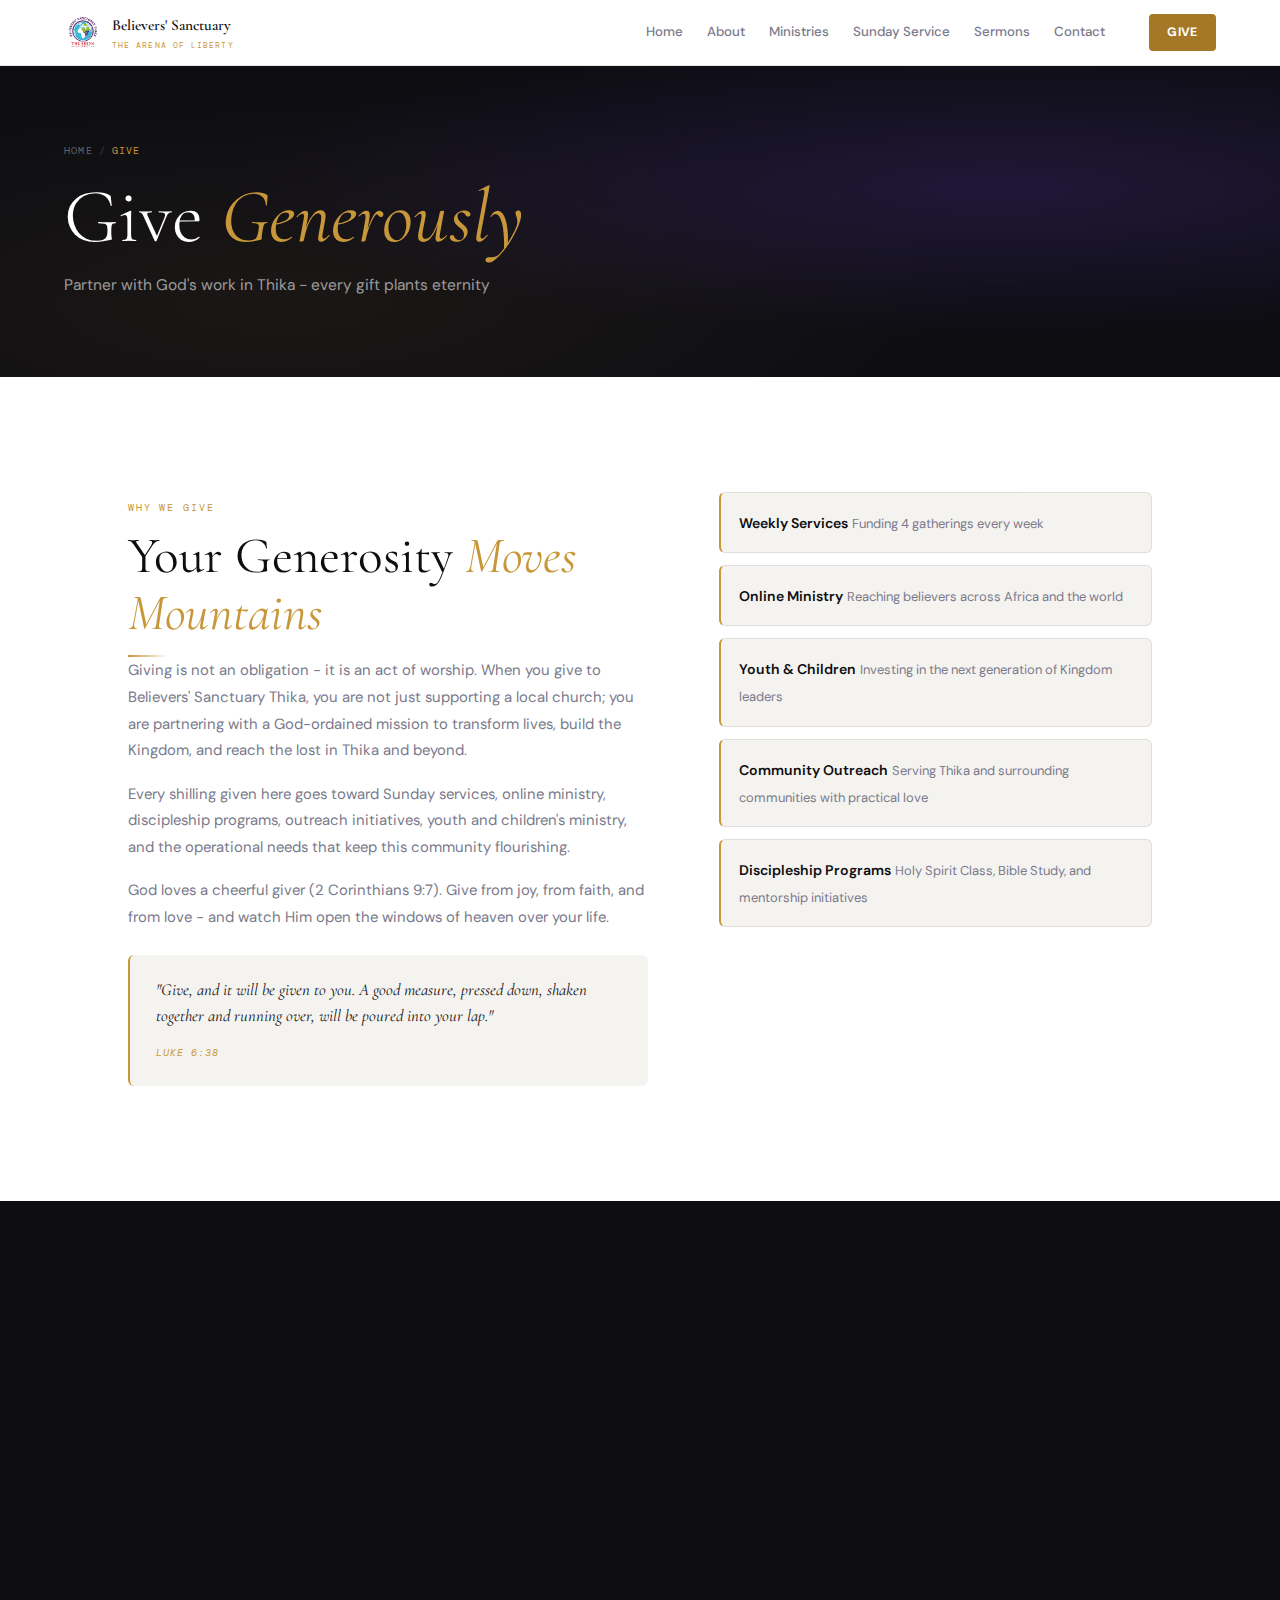
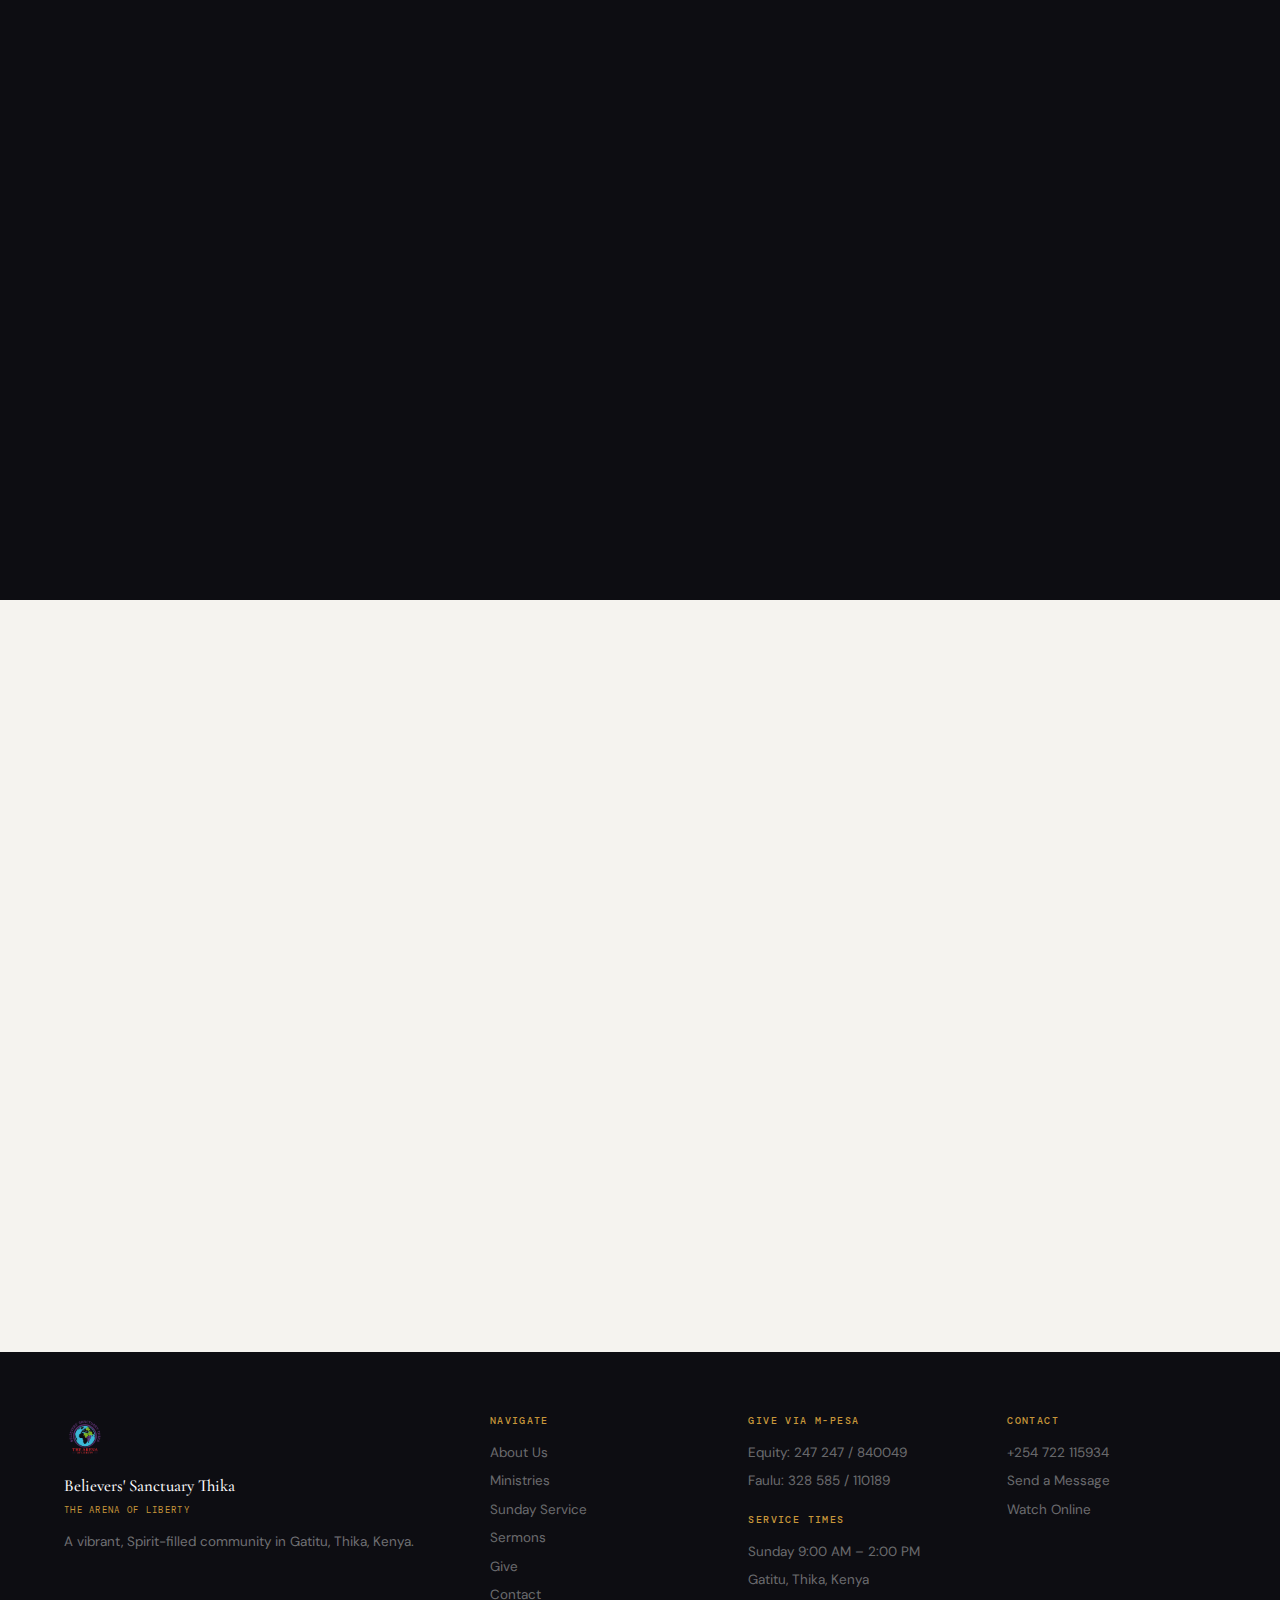
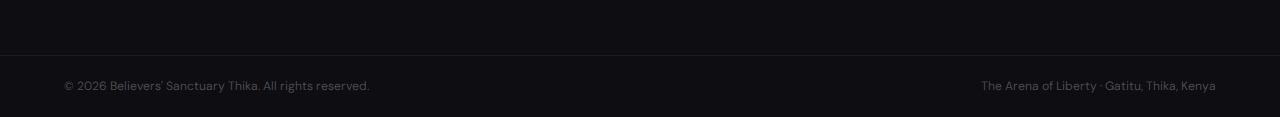
<file: pages/give.html>
<!DOCTYPE html>
<html lang="en">
<head>
  <meta charset="UTF-8">
  <meta name="viewport" content="width=device-width, initial-scale=1.0">
  <meta name="description" content="Give to Believers' Sanctuary Thika via M-Pesa, Equity Bank or Faulu Bank. Support the Kingdom work in Thika, Kenya.">
  <title>Give | Believers' Sanctuary Thika</title>
  <link rel="stylesheet" href="../styles.css">
  <link rel="stylesheet" href="give.css">
</head>
<body>

<nav class="navbar opaque" id="navbar">
  <div class="nav-inner">
    <a href="../index.html" class="nav-brand">
      <img src="../assets/logo.png" alt="">
      <div class="nav-brand-copy">
        <span class="nav-brand-name" style="color:var(--ink)">Believers' Sanctuary</span>
        <span class="nav-brand-tag">The Arena of Liberty</span>
      </div>
    </a>
    <div class="nav-links">
      <a href="../index.html">Home</a>
      <a href="about.html">About</a>
      <a href="ministries.html">Ministries</a>
      <a href="sunday.html">Sunday Service</a>
      <a href="sermons.html">Sermons</a>
      <a href="contact.html">Contact</a>
    </div>
    <a href="give.html" class="nav-give" style="background:var(--gold-mid)">Give</a>
    <button class="hamburger" id="hamburger" aria-label="Open menu" aria-expanded="false"><span></span><span></span><span></span></button>
  </div>
</nav>
<div class="nav-overlay" id="navOverlay"></div>
<nav class="mobile-nav" id="mobileNav">
  <ul>
    <li><a href="../index.html">Home</a></li>
    <li><a href="about.html">About</a></li>
    <li><a href="ministries.html">Ministries</a></li>
    <li><a href="sunday.html">Sunday Service</a></li>
    <li><a href="sermons.html">Sermons</a></li>
    <li><a href="contact.html">Contact</a></li>
  </ul>
  <a href="give.html" class="mobile-give">Give Now</a>
</nav>

<div class="page-hero page-hero--gold">
  <div class="page-hero-inner">
    <div class="breadcrumb"><a href="../index.html">Home</a><span>/</span>Give</div>
    <h1>Give <em>Generously</em></h1>
    <p>Partner with God's work in Thika - every gift plants eternity</p>
  </div>
</div>

<!-- GIVING INTRO -->
<section class="section-pad">
  <div class="container">
    <div class="give-intro-grid">
      <div class="reveal from-left">
        <span class="eyebrow">Why We Give</span>
        <h2>Your Generosity <em>Moves Mountains</em></h2>
        <div class="sh-rule"></div>
        <p>Giving is not an obligation - it is an act of worship. When you give to Believers' Sanctuary Thika, you are not just supporting a local church; you are partnering with a God-ordained mission to transform lives, build the Kingdom, and reach the lost in Thika and beyond.</p>
        <p>Every shilling given here goes toward Sunday services, online ministry, discipleship programs, outreach initiatives, youth and children's ministry, and the operational needs that keep this community flourishing.</p>
        <p>God loves a cheerful giver (2 Corinthians 9:7). Give from joy, from faith, and from love - and watch Him open the windows of heaven over your life.</p>
        <div class="give-verse">
          <blockquote>
            <p>"Give, and it will be given to you. A good measure, pressed down, shaken together and running over, will be poured into your lap."</p>
            <cite>Luke 6:38</cite>
          </blockquote>
        </div>
      </div>
      <div class="give-intro-stats reveal from-right">
        <div class="give-stat">
          
          <div>
            <strong>Weekly Services</strong>
            <span>Funding 4 gatherings every week</span>
          </div>
        </div>
        <div class="give-stat">
          
          <div>
            <strong>Online Ministry</strong>
            <span>Reaching believers across Africa and the world</span>
          </div>
        </div>
        <div class="give-stat">
          
          <div>
            <strong>Youth & Children</strong>
            <span>Investing in the next generation of Kingdom leaders</span>
          </div>
        </div>
        <div class="give-stat">
          
          <div>
            <strong>Community Outreach</strong>
            <span>Serving Thika and surrounding communities with practical love</span>
          </div>
        </div>
        <div class="give-stat">
          
          <div>
            <strong>Discipleship Programs</strong>
            <span>Holy Spirit Class, Bible Study, and mentorship initiatives</span>
          </div>
        </div>
      </div>
    </div>
  </div>
</section>

<!-- PAYMENT METHODS -->
<section class="section-pad" style="background:var(--ink)">
  <div class="container">
    <div class="sh center reveal from-bottom">
      <span class="eyebrow" style="color:var(--gold-hi)">How to Give</span>
      <h2 class="t-serif" style="color:var(--white);font-weight:400">M-Pesa <em style="color:var(--gold-hi)">Giving</em></h2>
      <div class="sh-rule" style="margin:20px auto 0"></div>
      <p style="color:rgba(255,255,255,.6);max-width:520px;margin:16px auto 0">Quick, safe, and convenient giving via M-Pesa. Select the account that matches your giving purpose.</p>
    </div>

    <div class="payment-cards stagger">
      <!-- Equity Bank - Projects -->
      <div class="payment-card">
        <div class="payment-card-header">
          <div class="payment-card-purpose">For Church Projects &amp; Building</div>
          <div class="payment-card-bank">Equity Bank</div>
        </div>
        <div class="payment-steps">
          <div class="payment-step">
            <span class="step-num">1</span>
            <span>Go to M-Pesa on your phone</span>
          </div>
          <div class="payment-step">
            <span class="step-num">2</span>
            <span>Select <strong>Lipa na M-Pesa</strong></span>
          </div>
          <div class="payment-step">
            <span class="step-num">3</span>
            <span>Select <strong>Pay Bill</strong></span>
          </div>
          <div class="payment-step">
            <span class="step-num">4</span>
            <span>Enter Business Number: <strong class="copy-num" data-val="247247">247 247</strong></span>
          </div>
          <div class="payment-step">
            <span class="step-num">5</span>
            <span>Account Number: <strong class="copy-num" data-val="840049">840049</strong></span>
          </div>
          <div class="payment-step">
            <span class="step-num">6</span>
            <span>Enter Amount &amp; your M-Pesa PIN</span>
          </div>
        </div>
        <div class="payment-card-note">For: Building Fund, Special Projects, Capital Campaigns</div>
      </div>

      <!-- Faulu Bank - General -->
      <div class="payment-card payment-card--gold">
        <div class="payment-card-badge">General Giving</div>
        <div class="payment-card-header">
          <div class="payment-card-purpose">Tithes, Offerings &amp; General Giving</div>
          <div class="payment-card-bank">Faulu Bank</div>
        </div>
        <div class="payment-steps">
          <div class="payment-step">
            <span class="step-num">1</span>
            <span>Go to M-Pesa on your phone</span>
          </div>
          <div class="payment-step">
            <span class="step-num">2</span>
            <span>Select <strong>Lipa na M-Pesa</strong></span>
          </div>
          <div class="payment-step">
            <span class="step-num">3</span>
            <span>Select <strong>Pay Bill</strong></span>
          </div>
          <div class="payment-step">
            <span class="step-num">4</span>
            <span>Enter Business Number: <strong class="copy-num" data-val="328585">328 585</strong></span>
          </div>
          <div class="payment-step">
            <span class="step-num">5</span>
            <span>Account Number: <strong class="copy-num" data-val="110189">110189</strong></span>
          </div>
          <div class="payment-step">
            <span class="step-num">6</span>
            <span>Enter Amount &amp; your M-Pesa PIN</span>
          </div>
        </div>
        <div class="payment-card-note">For: Tithes, Sunday Offerings, Love Offerings, Missions</div>
      </div>
    </div>

    <!-- Quick Reference -->
    <div class="quick-ref reveal from-bottom">
      <h4 class="quick-ref-title">Quick Reference</h4>
      <div class="quick-ref-grid">
        <div class="quick-ref-item">
          <span class="quick-ref-label">Equity Bank (Projects)</span>
          <div class="quick-ref-nums">
            <span>Paybill: <strong>247 247</strong></span>
            <span>Account: <strong>840049</strong></span>
          </div>
        </div>
        <div class="quick-ref-item">
          <span class="quick-ref-label">Faulu Bank (General)</span>
          <div class="quick-ref-nums">
            <span>Paybill: <strong>328 585</strong></span>
            <span>Account: <strong>110189</strong></span>
          </div>
        </div>
      </div>
    </div>
  </div>
</section>

<!-- GIVING TYPES -->
<section class="section-pad" style="background:var(--fog)">
  <div class="container">
    <div class="sh center reveal from-bottom">
      <span class="eyebrow">Ways to Give</span>
      <h2>Types of <em>Offerings</em></h2>
      <div class="sh-rule"></div>
    </div>
    <div class="giving-types stagger">
      <div class="giving-type-card card">
        
        <h4>Tithe</h4>
        <p>A tenth of your income given as an act of faith and obedience to God's Word. Tithes support the operational ministry of the church. (Malachi 3:10)</p>
      </div>
      <div class="giving-type-card card">
        
        <h4>Offering</h4>
        <p>A freewill gift above the tithe, given as worship and thanksgiving to God for His goodness in your life.</p>
      </div>
      <div class="giving-type-card card">
        
        <h4>Seed Faith</h4>
        <p>A specific gift sown by faith as a seed, believing God to multiply it back into your life according to His Word.</p>
      </div>
      <div class="giving-type-card card">
        
        <h4>Building Fund</h4>
        <p>Contributions toward the expansion, construction, or renovation of the church facility to accommodate our growing congregation.</p>
      </div>
      <div class="giving-type-card card">
        
        <h4>Missions</h4>
        <p>Supporting evangelism, outreach, and mission efforts locally in Thika and reaching the unreached across Kenya and beyond.</p>
      </div>
      <div class="giving-type-card card">
        
        <h4>Love Offering</h4>
        <p>A special gift to bless the Pastor, visiting ministers, or members of the congregation facing specific needs.</p>
      </div>
    </div>
  </div>
</section>

<footer class="footer">
  <div class="footer-top">
    <div class="footer-brand">
      <img src="../assets/logo.png" alt="BST Logo">
      <div class="footer-brand-name">Believers' Sanctuary Thika</div>
      <div class="footer-brand-tag">The Arena of Liberty</div>
      <p>A vibrant, Spirit-filled community in Gatitu, Thika, Kenya.</p>
    </div>
    <div class="footer-col">
      <h5>Navigate</h5>
      <ul>
        <li><a href="about.html">About Us</a></li>
        <li><a href="ministries.html">Ministries</a></li>
        <li><a href="sunday.html">Sunday Service</a></li>
        <li><a href="sermons.html">Sermons</a></li>
        <li><a href="give.html">Give</a></li>
        <li><a href="contact.html">Contact</a></li>
      </ul>
    </div>
    <div class="footer-col">
      <h5>Give Via M-Pesa</h5>
      <ul>
        <li><span>Equity: 247 247 / 840049</span></li>
        <li><span>Faulu: 328 585 / 110189</span></li>
      </ul>
      <h5 style="margin-top:24px">Service Times</h5>
      <ul>
        <li><span>Sunday 9:00 AM – 2:00 PM</span></li>
        <li><span>Gatitu, Thika, Kenya</span></li>
      </ul>
    </div>
    <div class="footer-col">
      <h5>Contact</h5>
      <ul>
        <li><a href="tel:+254722115934">+254 722 115934</a></li>
        <li><a href="contact.html">Send a Message</a></li>
        <li><a href="https://youtube.com/@believerssanctuarythika" target="_blank">Watch Online</a></li>
      </ul>
    </div>
  </div>
  <div class="footer-bottom">
    <p>© 2026 Believers' Sanctuary Thika. All rights reserved.</p>
    <p>The Arena of Liberty · Gatitu, Thika, Kenya</p>
  </div>
</footer>
<script src="../script.js"></script>
<script>
// Copy-to-clipboard for account numbers
document.querySelectorAll('.copy-num').forEach(el => {
  el.style.cursor = 'pointer';
  el.title = 'Click to copy';
  el.addEventListener('click', function() {
    navigator.clipboard?.writeText(this.dataset.val).then(() => {
      window.BST?.showNotification('✓ Copied: ' + this.dataset.val, 'success');
    });
  });
});
</script>
</body>
</html>
</file>
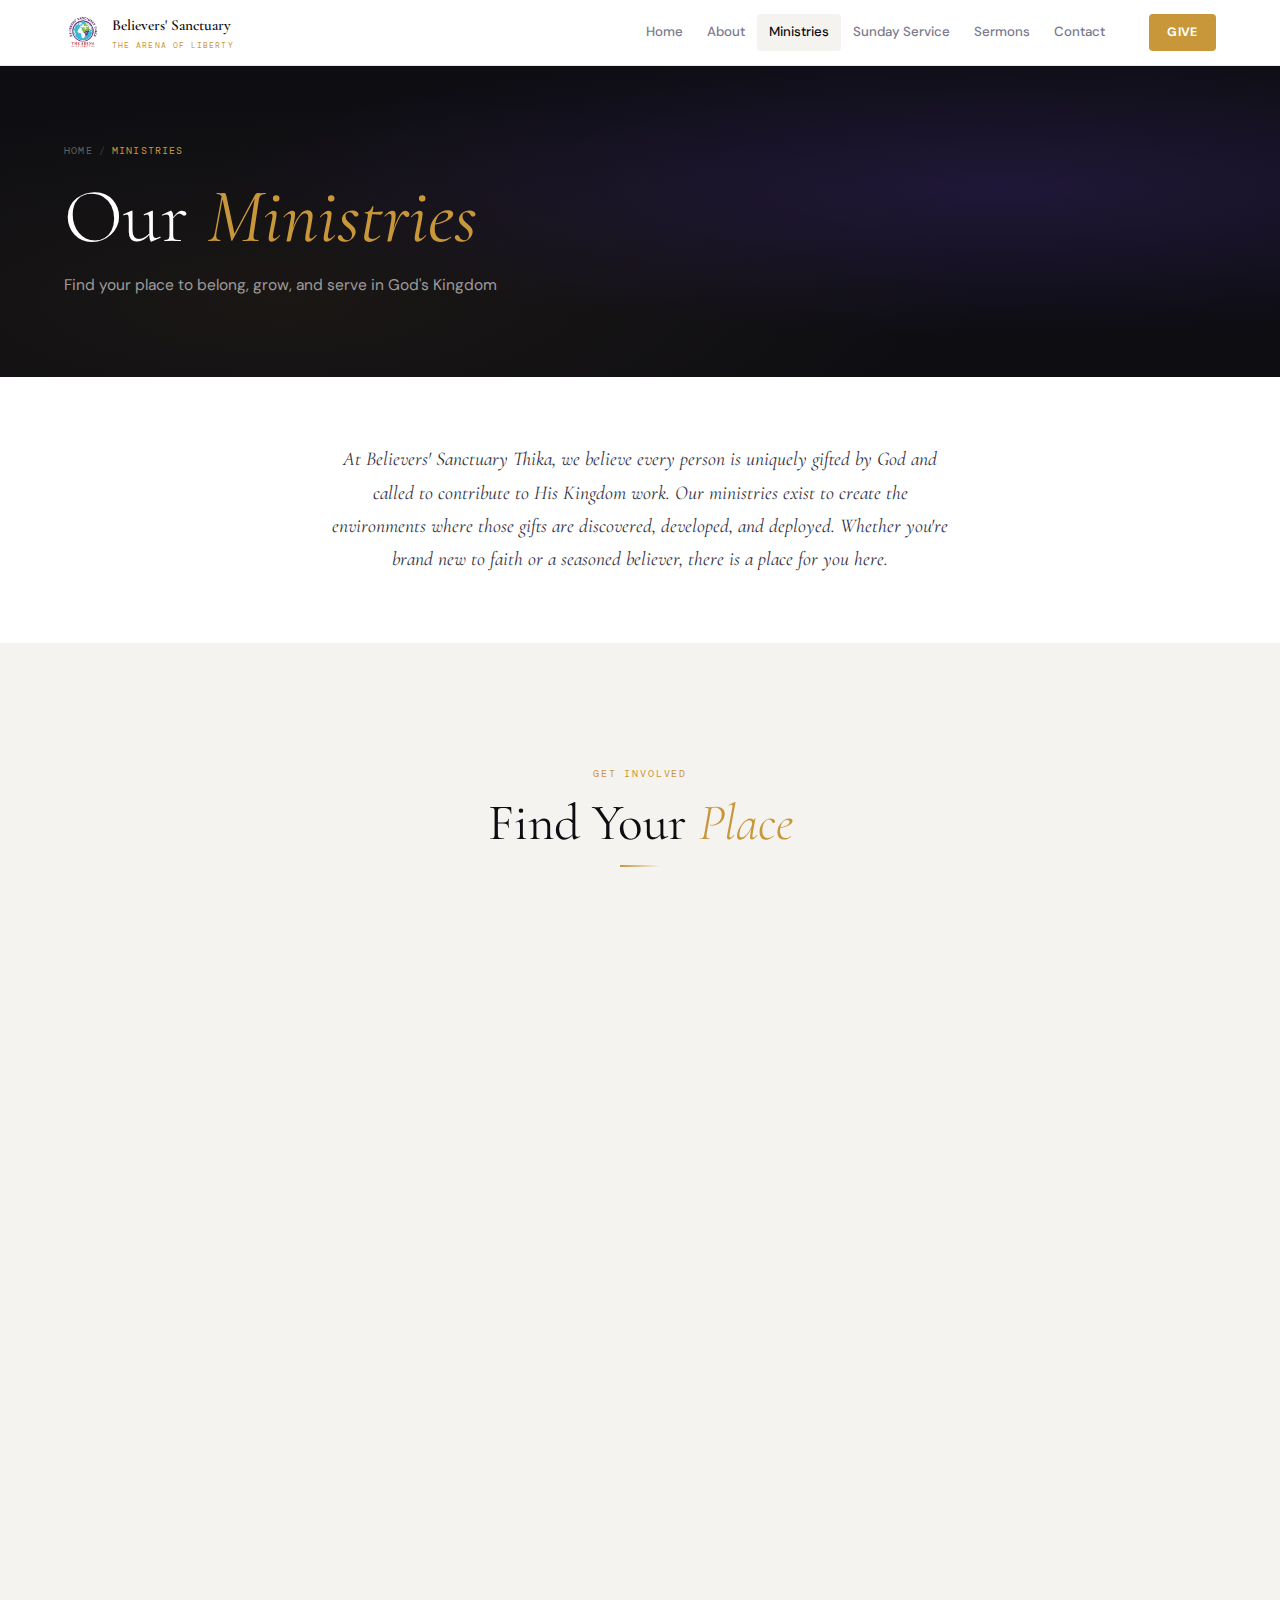
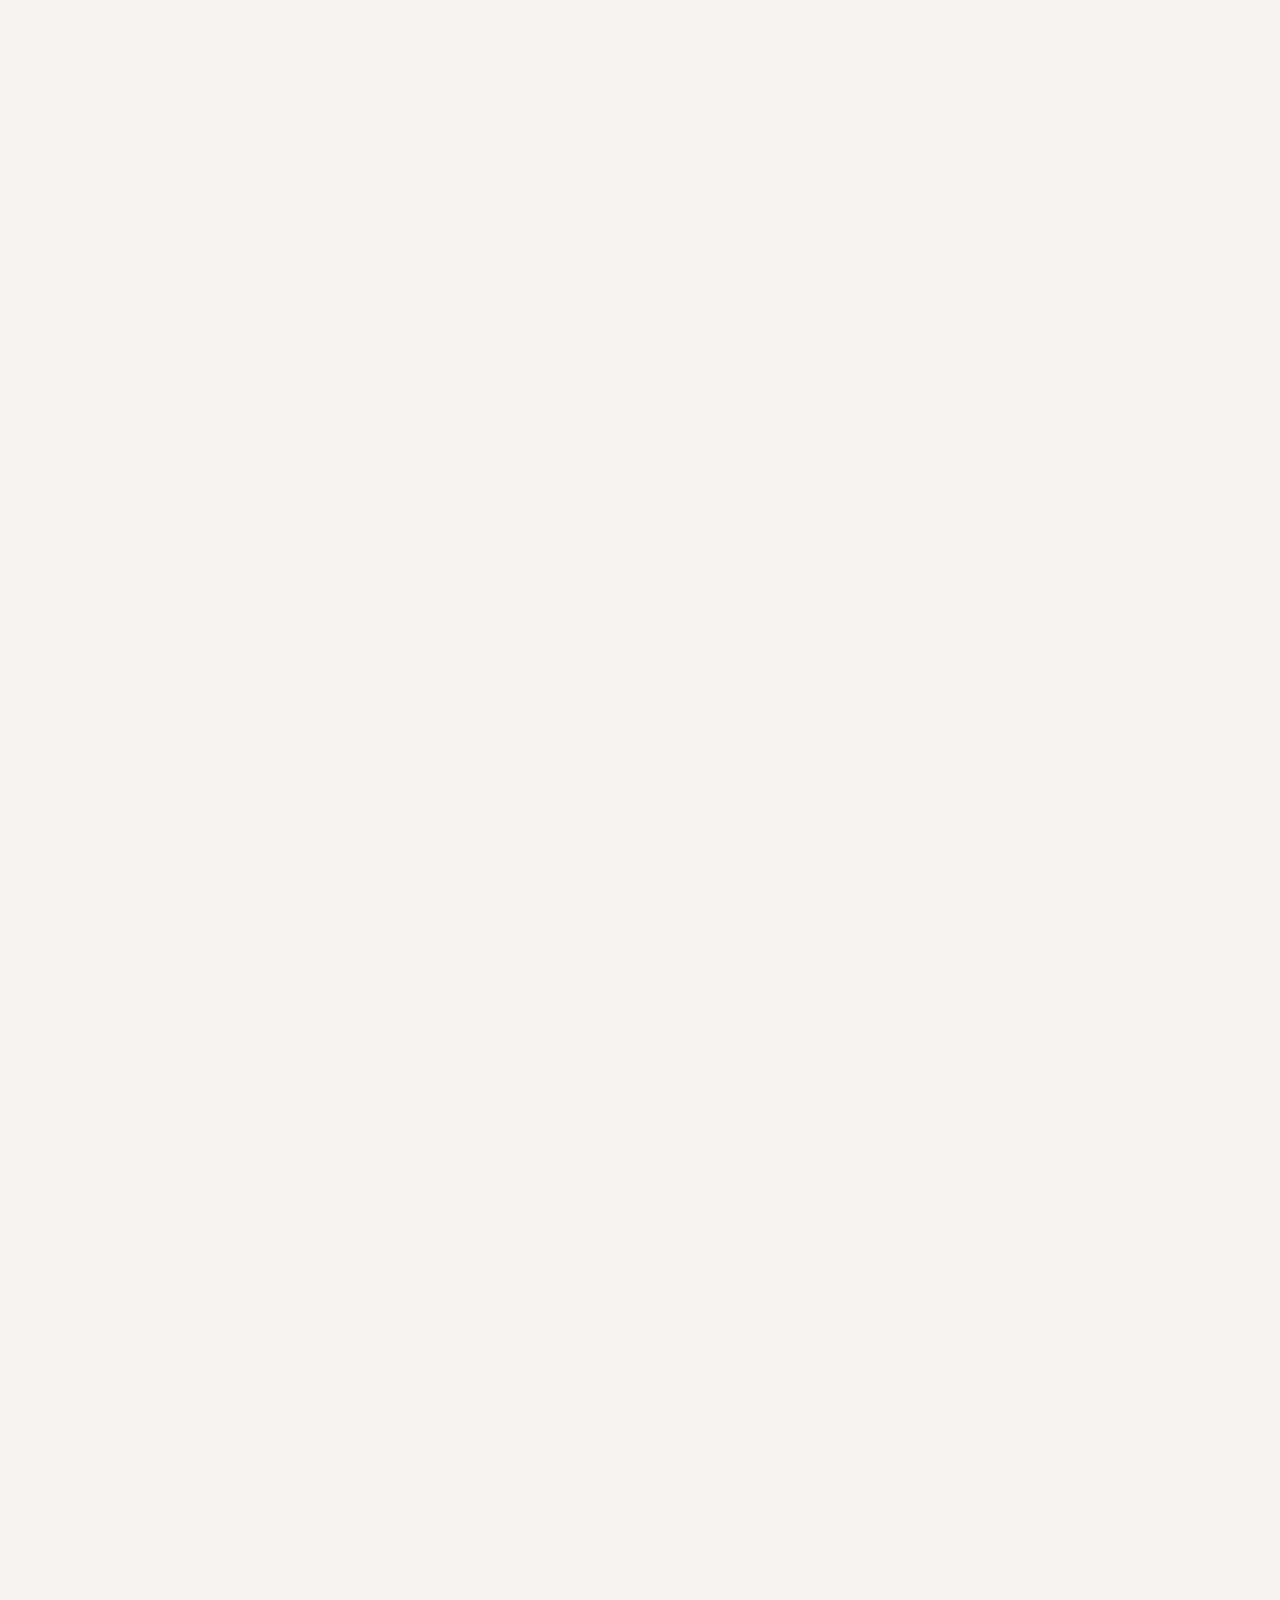
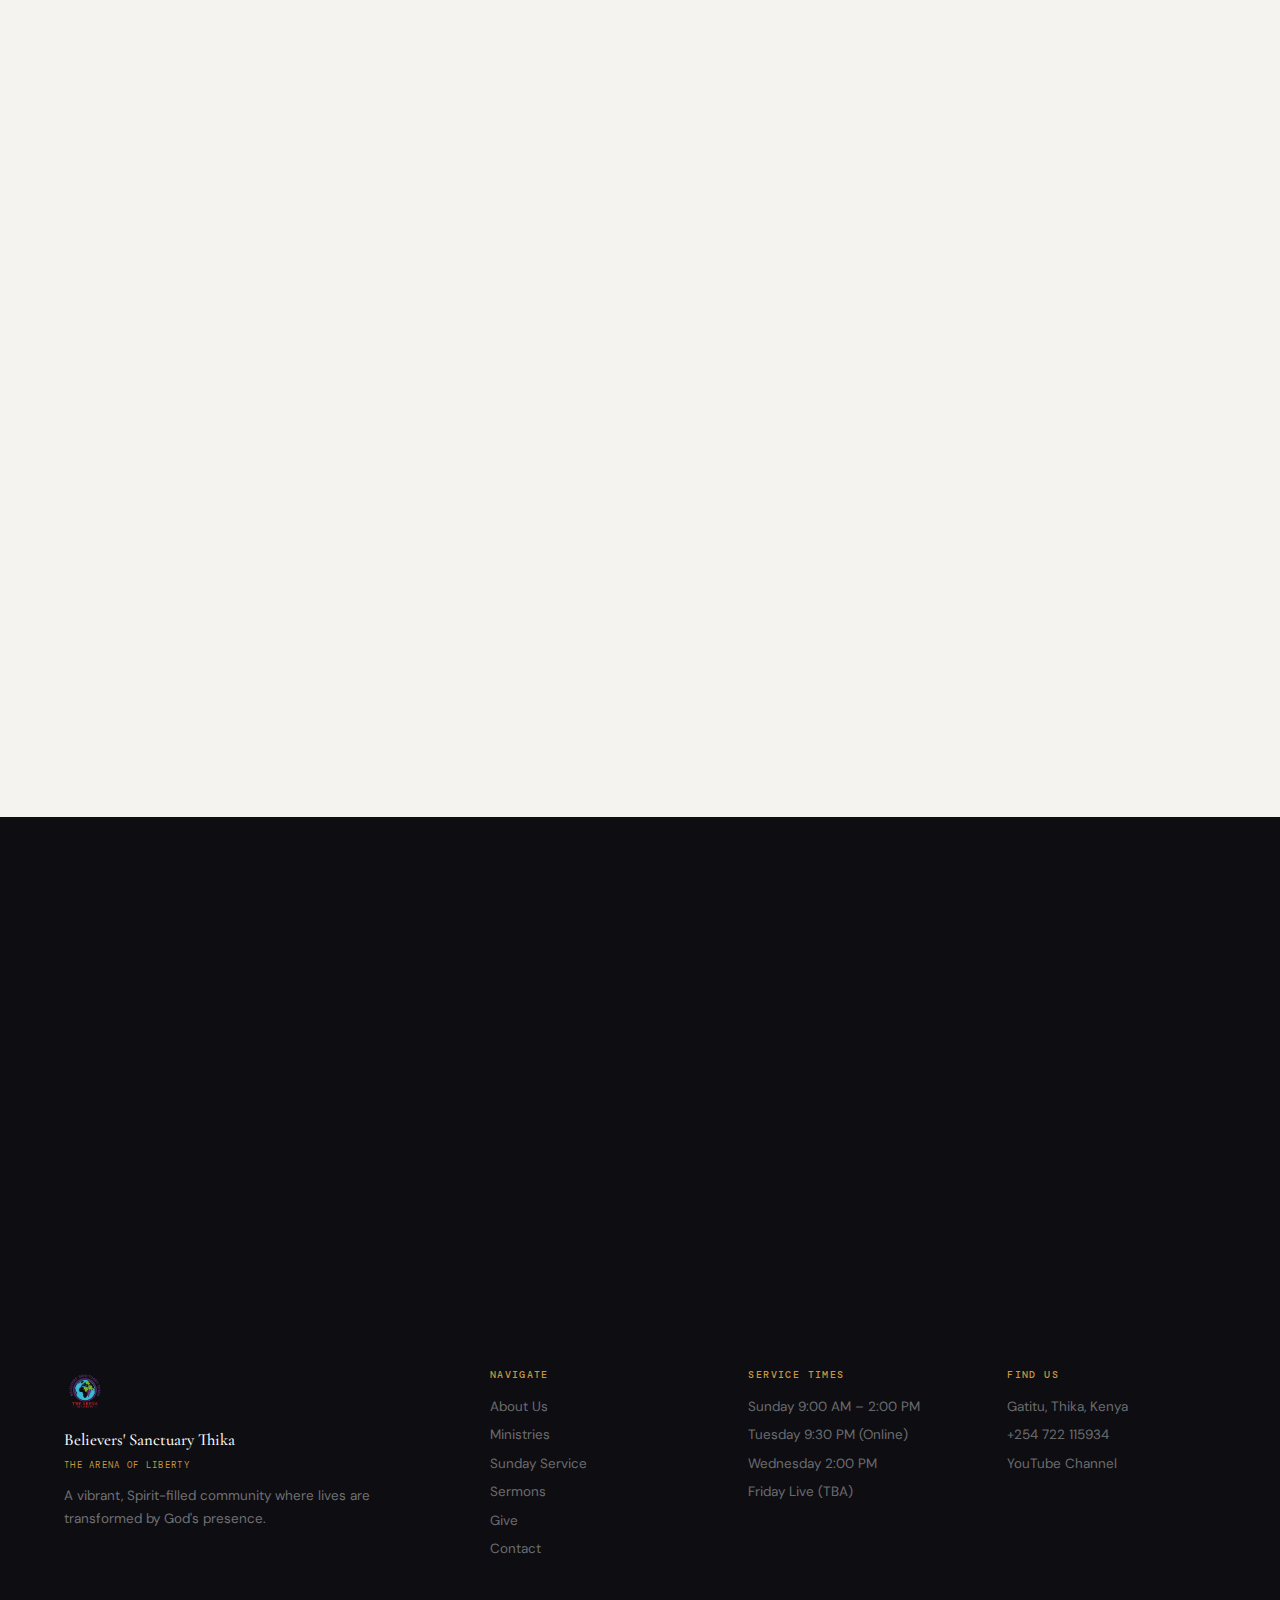
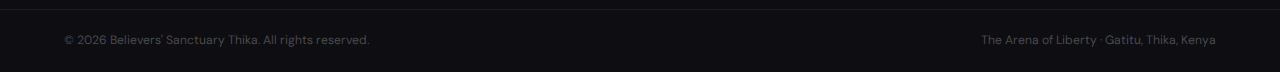
<file: pages/ministries.html>
<!DOCTYPE html>
<html lang="en">
<head>
  <meta charset="UTF-8">
  <meta name="viewport" content="width=device-width, initial-scale=1.0">
  <meta name="description" content="Ministries at Believers' Sanctuary Thika - find your place to belong, grow, and serve in our community.">
  <title>Ministries | Believers' Sanctuary Thika</title>
  <link rel="stylesheet" href="../styles.css">
  <link rel="stylesheet" href="ministries.css">
</head>
<body>

<nav class="navbar opaque" id="navbar">
  <div class="nav-inner">
    <a href="../index.html" class="nav-brand">
      <img src="../assets/logo.png" alt="">
      <div class="nav-brand-copy">
        <span class="nav-brand-name" style="color:var(--ink)">Believers' Sanctuary</span>
        <span class="nav-brand-tag">The Arena of Liberty</span>
      </div>
    </a>
    <div class="nav-links">
      <a href="../index.html">Home</a>
      <a href="about.html">About</a>
      <a href="ministries.html" class="active">Ministries</a>
      <a href="sunday.html">Sunday Service</a>
      <a href="sermons.html">Sermons</a>
      <a href="contact.html">Contact</a>
    </div>
    <a href="give.html" class="nav-give">Give</a>
    <button class="hamburger" id="hamburger" aria-label="Open menu" aria-expanded="false"><span></span><span></span><span></span></button>
  </div>
</nav>
<div class="nav-overlay" id="navOverlay"></div>
<nav class="mobile-nav" id="mobileNav">
  <ul>
    <li><a href="../index.html">Home</a></li>
    <li><a href="about.html">About</a></li>
    <li><a href="ministries.html" class="active">Ministries</a></li>
    <li><a href="sunday.html">Sunday Service</a></li>
    <li><a href="sermons.html">Sermons</a></li>
    <li><a href="contact.html">Contact</a></li>
  </ul>
  <a href="give.html" class="mobile-give">Give Now</a>
</nav>

<div class="page-hero">
  <div class="page-hero-inner">
    <div class="breadcrumb"><a href="../index.html">Home</a><span>/</span>Ministries</div>
    <h1>Our <em>Ministries</em></h1>
    <p>Find your place to belong, grow, and serve in God's Kingdom</p>
  </div>
</div>

<!-- INTRO -->
<section class="section-pad-sm">
  <div class="container">
    <div class="ministries-intro reveal from-bottom">
      <p class="intro-text">At Believers' Sanctuary Thika, we believe every person is uniquely gifted by God and called to contribute to His Kingdom work. Our ministries exist to create the environments where those gifts are discovered, developed, and deployed. Whether you're brand new to faith or a seasoned believer, there is a place for you here.</p>
    </div>
  </div>
</section>

<!-- MAIN MINISTRIES -->
<section class="section-pad" style="background:var(--fog)">
  <div class="container">
    <div class="sh center reveal from-bottom">
      <span class="eyebrow">Get Involved</span>
      <h2>Find Your <em>Place</em></h2>
      <div class="sh-rule"></div>
    </div>

    <div class="ministry-list">
      <!-- Sons of the Kingdom -->
      <article class="ministry-item reveal from-left">
        <div class="ministry-icon-lg">
          <svg fill="none" stroke="currentColor" viewBox="0 0 24 24"><path stroke-linecap="round" stroke-linejoin="round" stroke-width="1.5" d="M17 20h5v-2a3 3 0 00-5.356-1.857M17 20H7m10 0v-2c0-.656-.126-1.283-.356-1.857M7 20H2v-2a3 3 0 015.356-1.857M7 20v-2c0-.656.126-1.283.356-1.857m0 0a5.002 5.002 0 019.288 0M15 7a3 3 0 11-6 0 3 3 0 016 0z"/></svg>
        </div>
        <div class="ministry-body">
          <span class="eyebrow">Men's Ministry</span>
          <h2 class="ministry-name">Sons of the Kingdom</h2>
          <p>A brotherhood of men committed to walking in godly character, spiritual authority, and Kingdom responsibility. We gather regularly for fellowship, accountability, prayer, and the study of God's Word to equip men to be strong, faithful leaders in every sphere of their lives.</p>
          <p>Whether you're a husband, father, professional, or student - Sons of the Kingdom is your community of iron sharpening iron.</p>
          <div class="ministry-details">
            <div class="ministry-detail">
              <span class="detail-label">Gatherings</span>
              <span class="detail-val">Monthly Men's Meetings + Sunday Engagement</span>
            </div>
            <div class="ministry-detail">
              <span class="detail-label">Focus</span>
              <span class="detail-val">Leadership · Identity · Accountability · Purpose</span>
            </div>
          </div>
          <a href="contact.html" class="btn btn-ink mt-24">Connect with This Ministry</a>
        </div>
      </article>

      <!-- Daughters of God's Love -->
      <article class="ministry-item ministry-item--alt reveal from-right">
        <div class="ministry-body">
          <span class="eyebrow">Women's Ministry</span>
          <h2 class="ministry-name">Daughters of God's Love</h2>
          <p>A vibrant sisterhood where women are empowered to embrace their God-given identity, develop their gifts, and advance God's Kingdom from a place of love, strength, and grace. Our gatherings are rich in worship, prayer, mentorship, and practical biblical teaching.</p>
          <p>From young women discovering their calling to seasoned believers investing in the next generation - Daughters of God's Love is a safe, Spirit-filled community for every woman.</p>
          <div class="ministry-details">
            <div class="ministry-detail">
              <span class="detail-label">Gatherings</span>
              <span class="detail-val">Monthly Women's Fellowship + Special Events</span>
            </div>
            <div class="ministry-detail">
              <span class="detail-label">Focus</span>
              <span class="detail-val">Identity · Healing · Mentorship · Purpose</span>
            </div>
          </div>
          <a href="contact.html" class="btn btn-ink mt-24">Connect with This Ministry</a>
        </div>
        <div class="ministry-icon-lg">
          <svg fill="none" stroke="currentColor" viewBox="0 0 24 24"><path stroke-linecap="round" stroke-linejoin="round" stroke-width="1.5" d="M4.318 6.318a4.5 4.5 0 000 6.364L12 20.364l7.682-7.682a4.5 4.5 0 00-6.364-6.364L12 7.636l-1.318-1.318a4.5 4.5 0 00-6.364 0z"/></svg>
        </div>
      </article>

      <!-- Worship -->
      <article class="ministry-item reveal from-left">
        <div class="ministry-icon-lg">
          <svg fill="none" stroke="currentColor" viewBox="0 0 24 24"><path stroke-linecap="round" stroke-linejoin="round" stroke-width="1.5" d="M9 19V6l12-3v13M9 19c0 1.105-1.343 2-3 2s-3-.895-3-2 1.343-2 3-2 3 .895 3 2zm12-3c0 1.105-1.343 2-3 2s-3-.895-3-2 1.343-2 3-2 3 .895 3 2zM9 10l12-3"/></svg>
        </div>
        <div class="ministry-body">
          <span class="eyebrow">Arts & Worship</span>
          <h2 class="ministry-name">Worship Ministry</h2>
          <p>The worship team is the heartbeat of our Sunday gatherings - creating an atmosphere where the presence of God is tangible and transformative. We pursue excellence in musical skill married with genuine spiritual depth, believing that authentic worship ushers in God's power.</p>
          <p>Singers, musicians, sound engineers, and worship leaders all find a home here. If God has gifted you in worship arts, we want to connect you to this vital ministry.</p>
          <div class="ministry-details">
            <div class="ministry-detail">
              <span class="detail-label">Serves</span>
              <span class="detail-val">Every Sunday Service + Special Events</span>
            </div>
            <div class="ministry-detail">
              <span class="detail-label">Gifting Needed</span>
              <span class="detail-val">Vocals · Instruments · Sound · Media</span>
            </div>
          </div>
          <a href="contact.html" class="btn btn-ink mt-24">Join the Worship Team</a>
        </div>
      </article>

      <!-- Bible Study -->
      <article class="ministry-item ministry-item--alt reveal from-right">
        <div class="ministry-body">
          <span class="eyebrow">Growth & Discipleship</span>
          <h2 class="ministry-name">Bible Study &amp; Discipleship</h2>
          <p>Structured, Spirit-led programs designed to help believers move from spiritual infancy to maturity in Christ. Our Bible study tracks cover everything from foundational Christian truths to deeper prophetic and apostolic themes that equip believers to advance the Kingdom.</p>
          <p>The Holy Spirit Class (online, Tuesday evenings) is one of our flagship programs - a dedicated teaching series exploring the person, gifts, and ministry of the Holy Spirit in the believer's life.</p>
          <div class="ministry-details">
            <div class="ministry-detail">
              <span class="detail-label">Holy Spirit Class</span>
              <span class="detail-val">Tuesdays 9:30 PM · Online (Link shared weekly)</span>
            </div>
            <div class="ministry-detail">
              <span class="detail-label">Wednesday Fellowship</span>
              <span class="detail-val">Wednesdays 2:00 PM · At the Church</span>
            </div>
          </div>
          <a href="contact.html" class="btn btn-ink mt-24">Join a Bible Study</a>
        </div>
        <div class="ministry-icon-lg">
          <svg fill="none" stroke="currentColor" viewBox="0 0 24 24"><path stroke-linecap="round" stroke-linejoin="round" stroke-width="1.5" d="M12 6.253v13m0-13C10.832 5.477 9.246 5 7.5 5S4.168 5.477 3 6.253v13C4.168 18.477 5.754 18 7.5 18s3.332.477 4.5 1.253m0-13C13.168 5.477 14.754 5 16.5 5c1.747 0 3.332.477 4.5 1.253v13C19.832 18.477 18.247 18 16.5 18c-1.746 0-3.332.477-4.5 1.253"/></svg>
        </div>
      </article>

      <!-- Youth -->
      <article class="ministry-item reveal from-left">
        <div class="ministry-icon-lg">
          <svg fill="none" stroke="currentColor" viewBox="0 0 24 24"><path stroke-linecap="round" stroke-linejoin="round" stroke-width="1.5" d="M14.828 14.828a4 4 0 01-5.656 0M9 10h.01M15 10h.01M21 12a9 9 0 11-18 0 9 9 0 0118 0z"/></svg>
        </div>
        <div class="ministry-body">
          <span class="eyebrow">Next Generation</span>
          <h2 class="ministry-name">Youth &amp; Children's Ministry</h2>
          <p>We are passionate about raising the next generation to know Jesus personally, love His Word deeply, and live boldly for His Kingdom. Our youth and children's programs provide age-appropriate, engaging, and biblically grounded environments where faith is ignited and character is formed.</p>
          <p>Children's church runs parallel to the main Sunday service, ensuring the whole family is growing simultaneously. Youth gatherings are dynamic, relevant, and designed to equip young people to navigate life with Kingdom wisdom.</p>
          <div class="ministry-details">
            <div class="ministry-detail">
              <span class="detail-label">Children's Church</span>
              <span class="detail-val">Every Sunday during Main Service</span>
            </div>
            <div class="ministry-detail">
              <span class="detail-label">Youth Ministry</span>
              <span class="detail-val">Sundays + Special Youth Events</span>
            </div>
          </div>
          <a href="contact.html" class="btn btn-ink mt-24">Get Your Family Connected</a>
        </div>
      </article>

      <!-- Outreach -->
      <article class="ministry-item ministry-item--alt reveal from-right">
        <div class="ministry-body">
          <span class="eyebrow">Community Impact</span>
          <h2 class="ministry-name">Outreach &amp; Missions</h2>
          <p>The Great Commission drives everything we do beyond our walls. Our outreach and missions ministry engages Thika through street evangelism, community service projects, prison ministry, hospital visitation, and partnerships with mission organisations reaching the unreached across Kenya and beyond.</p>
          <p>We believe every believer is a missionary in their own sphere. This ministry equips and mobilises the entire congregation to be witnesses in their schools, workplaces, and neighborhoods.</p>
          <div class="ministry-details">
            <div class="ministry-detail">
              <span class="detail-label">Local Outreach</span>
              <span class="detail-val">Thika & Surrounding Areas · Quarterly Drives</span>
            </div>
            <div class="ministry-detail">
              <span class="detail-label">Online Reach</span>
              <span class="detail-val">YouTube · Facebook · TikTok · Instagram</span>
            </div>
          </div>
          <a href="contact.html" class="btn btn-ink mt-24">Join an Outreach Team</a>
        </div>
        <div class="ministry-icon-lg">
          <svg fill="none" stroke="currentColor" viewBox="0 0 24 24"><path stroke-linecap="round" stroke-linejoin="round" stroke-width="1.5" d="M3.055 11H5a2 2 0 012 2v1a2 2 0 002 2 2 2 0 012 2v2.945M8 3.935V5.5A2.5 2.5 0 0010.5 8h.5a2 2 0 012 2 2 2 0 104 0 2 2 0 012-2h1.064M15 20.488V18a2 2 0 012-2h3.064M21 12a9 9 0 11-18 0 9 9 0 0118 0z"/></svg>
        </div>
      </article>
    </div>
  </div>
</section>

<!-- CTA -->
<section class="section-pad" style="background:var(--ink);text-align:center">
  <div class="container">
    <div class="reveal scale-in">
      <span class="eyebrow" style="color:var(--gold-hi)">Ready to Get Involved?</span>
      <h2 class="t-serif" style="color:var(--white);font-weight:400;margin:12px 0 18px;font-size:clamp(2rem,5vw,3.2rem)">Every Gift <em style="color:var(--gold-hi)">Matters</em></h2>
      <p style="color:rgba(255,255,255,.6);max-width:500px;margin:0 auto 36px">God has placed gifts inside you that the Church needs. Don't let them lie dormant - let's put them to work for the Kingdom.</p>
      <a href="contact.html" class="btn btn-gold btn-lg">Connect with a Ministry</a>
    </div>
  </div>
</section>

<footer class="footer">
  <div class="footer-top">
    <div class="footer-brand">
      <img src="../assets/logo.png" alt="BST Logo">
      <div class="footer-brand-name">Believers' Sanctuary Thika</div>
      <div class="footer-brand-tag">The Arena of Liberty</div>
      <p>A vibrant, Spirit-filled community where lives are transformed by God's presence.</p>
    </div>
    <div class="footer-col">
      <h5>Navigate</h5>
      <ul>
        <li><a href="about.html">About Us</a></li>
        <li><a href="ministries.html">Ministries</a></li>
        <li><a href="sunday.html">Sunday Service</a></li>
        <li><a href="sermons.html">Sermons</a></li>
        <li><a href="give.html">Give</a></li>
        <li><a href="contact.html">Contact</a></li>
      </ul>
    </div>
    <div class="footer-col">
      <h5>Service Times</h5>
      <ul>
        <li><span>Sunday 9:00 AM – 2:00 PM</span></li>
        <li><span>Tuesday 9:30 PM (Online)</span></li>
        <li><span>Wednesday 2:00 PM</span></li>
        <li><span>Friday Live (TBA)</span></li>
      </ul>
    </div>
    <div class="footer-col">
      <h5>Find Us</h5>
      <ul>
        <li><span>Gatitu, Thika, Kenya</span></li>
        <li><a href="tel:+254722115934">+254 722 115934</a></li>
        <li><a href="https://youtube.com/@believerssanctuarythika" target="_blank" rel="noopener">YouTube Channel</a></li>
      </ul>
    </div>
  </div>
  <div class="footer-bottom">
    <p>© 2026 Believers' Sanctuary Thika. All rights reserved.</p>
    <p>The Arena of Liberty · Gatitu, Thika, Kenya</p>
  </div>
</footer>
<script src="../script.js"></script>
</body>
</html>
</file>
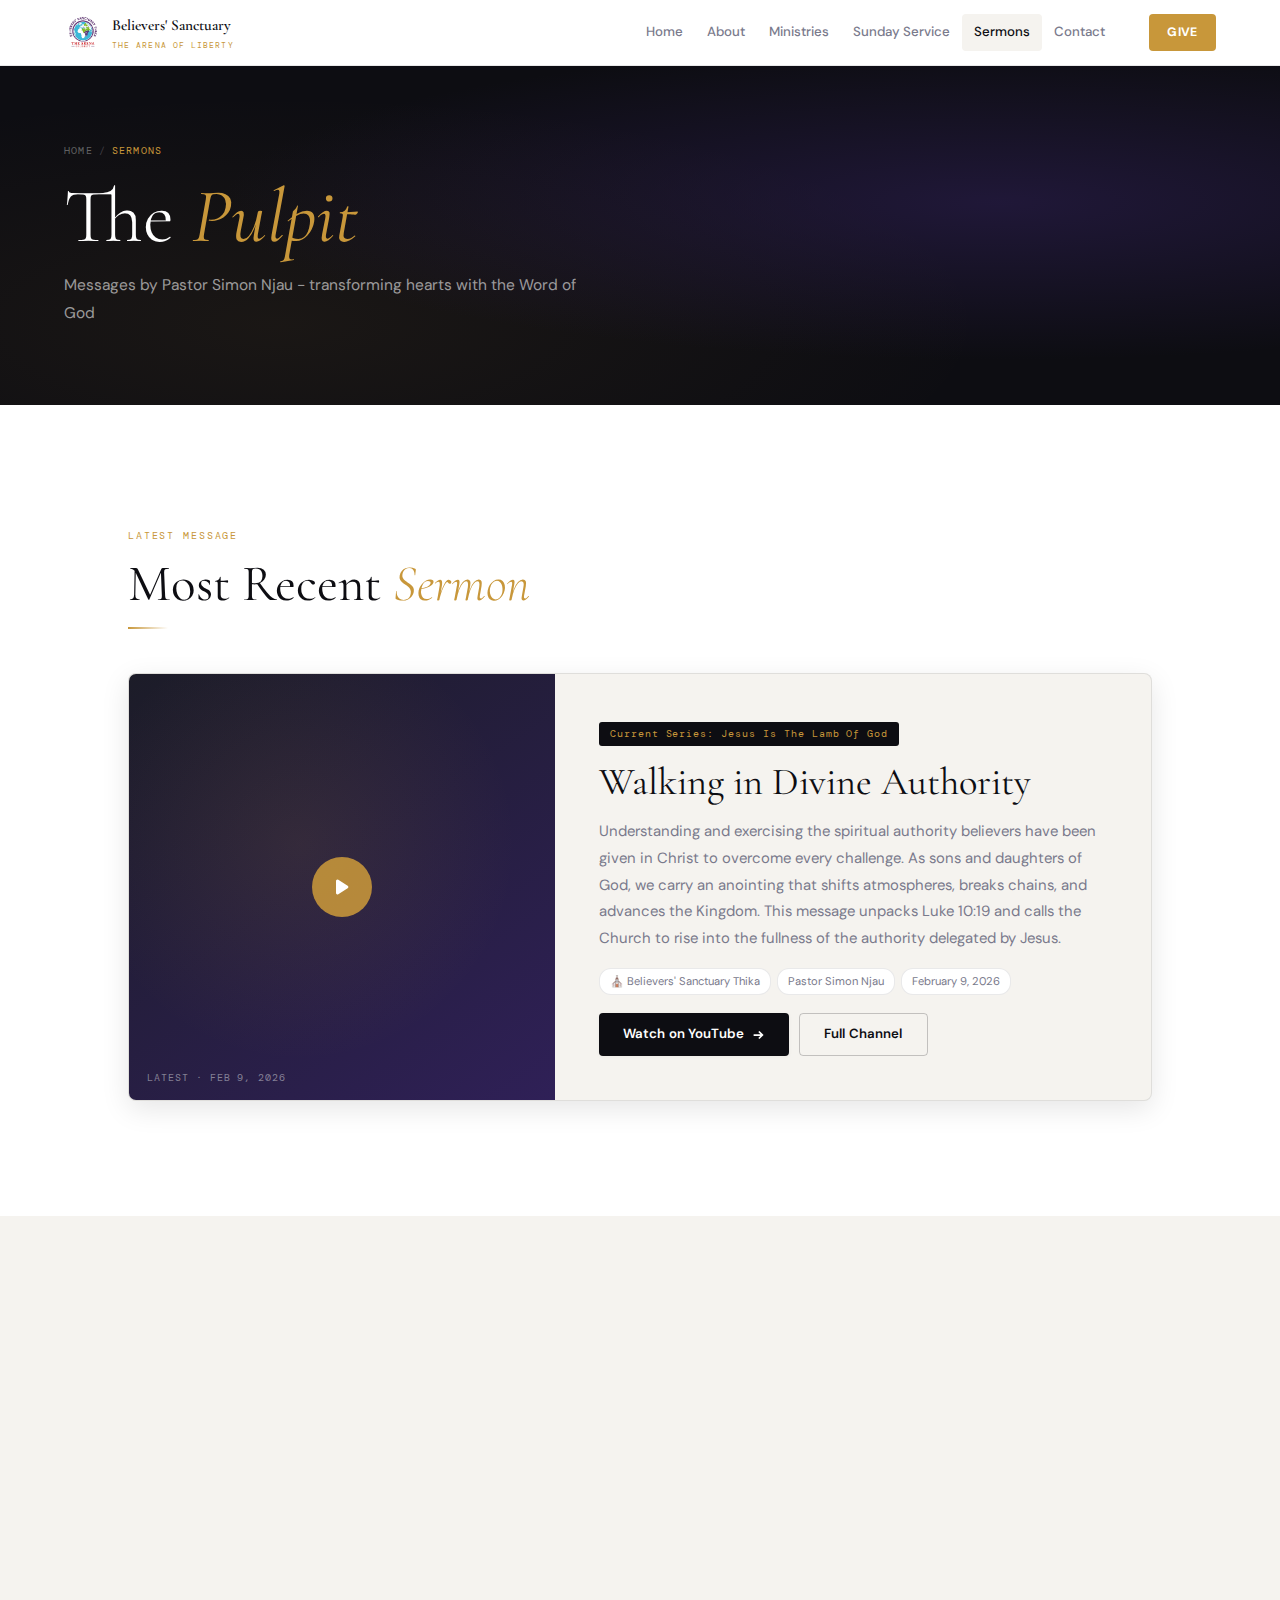
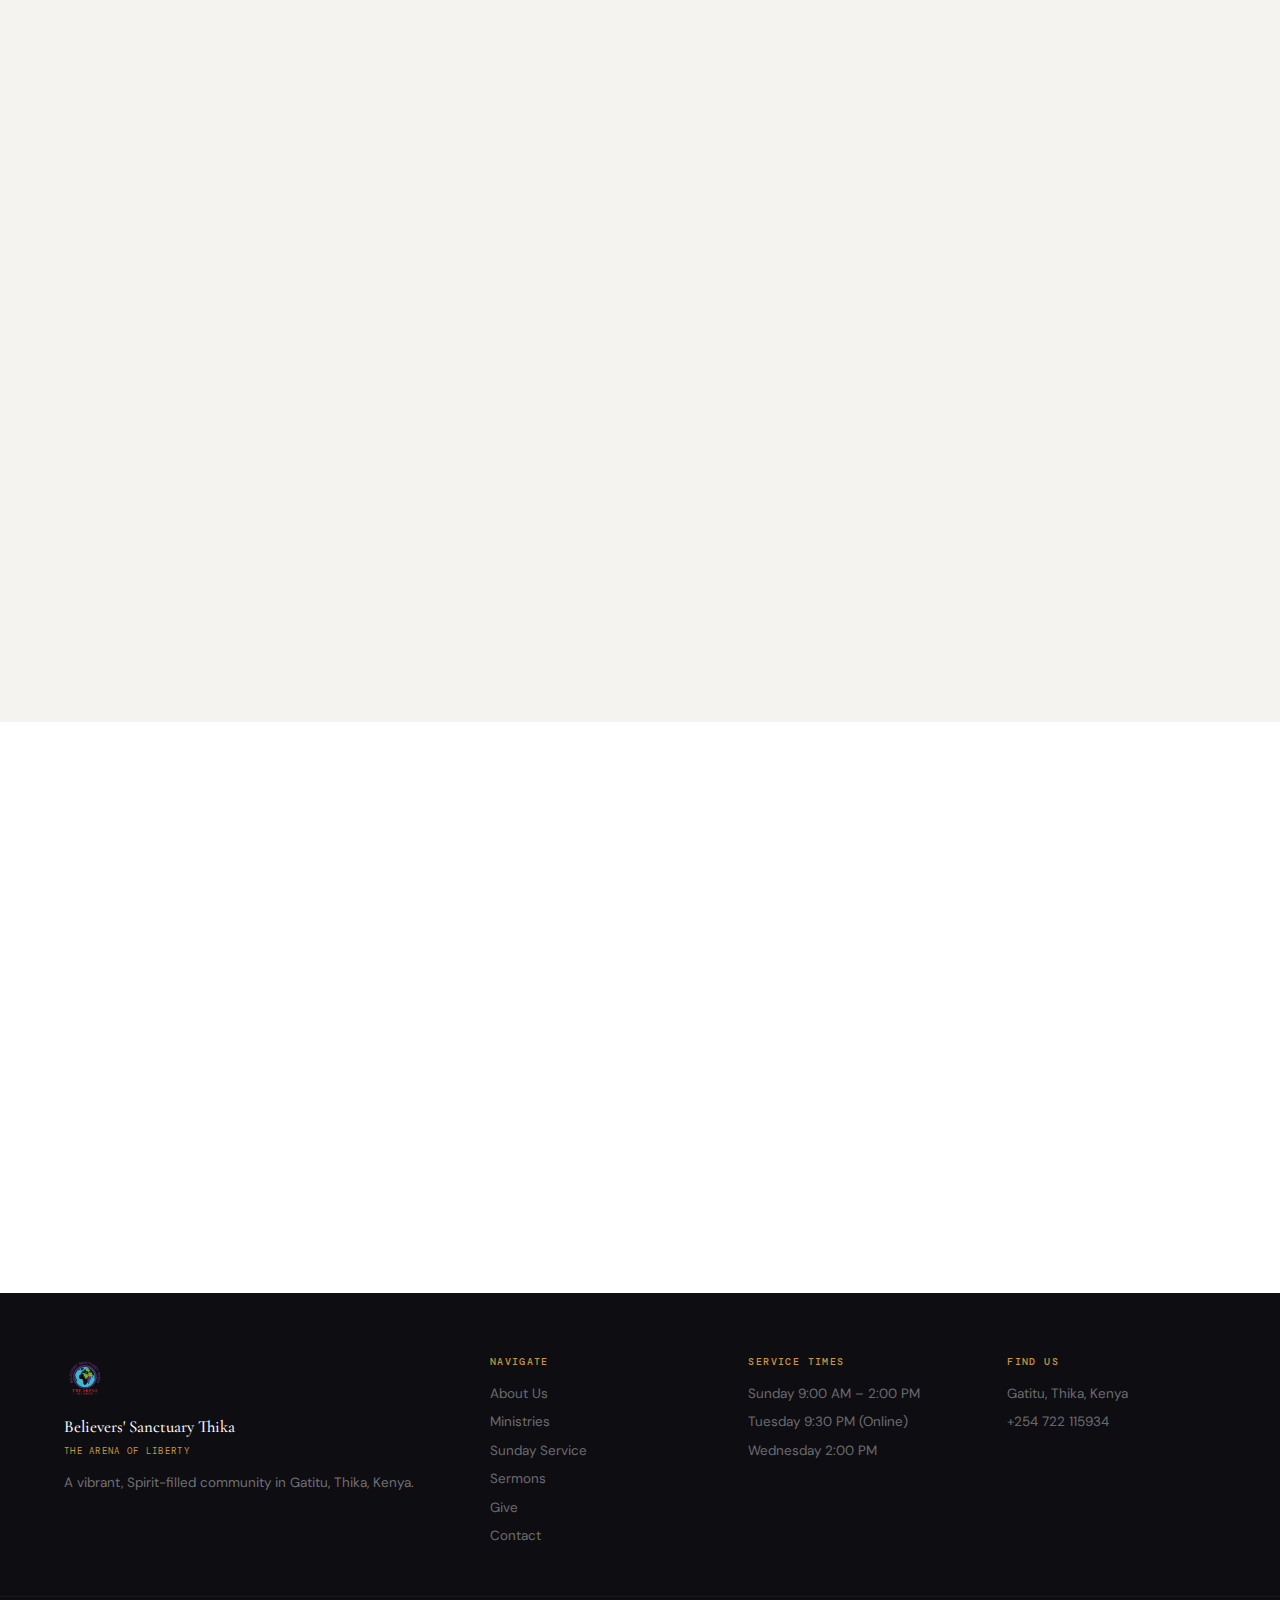
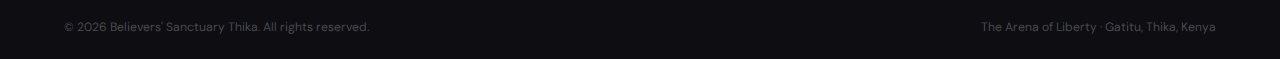
<file: pages/sermons.html>
<!DOCTYPE html>
<html lang="en">
<head>
  <meta charset="UTF-8">
  <meta name="viewport" content="width=device-width, initial-scale=1.0">
  <meta name="description" content="Sermons from Believers' Sanctuary Thika - Watch and listen to messages by Pastor Simon Njau on YouTube and our digital platforms.">
  <title>Sermons | Believers' Sanctuary Thika</title>
  <link rel="stylesheet" href="../styles.css">
  <link rel="stylesheet" href="sermons.css">
</head>
<body>

<nav class="navbar opaque" id="navbar">
  <div class="nav-inner">
    <a href="../index.html" class="nav-brand">
      <img src="../assets/logo.png" alt="">
      <div class="nav-brand-copy">
        <span class="nav-brand-name" style="color:var(--ink)">Believers' Sanctuary</span>
        <span class="nav-brand-tag">The Arena of Liberty</span>
      </div>
    </a>
    <div class="nav-links">
      <a href="../index.html">Home</a>
      <a href="about.html">About</a>
      <a href="ministries.html">Ministries</a>
      <a href="sunday.html">Sunday Service</a>
      <a href="sermons.html" class="active">Sermons</a>
      <a href="contact.html">Contact</a>
    </div>
    <a href="give.html" class="nav-give">Give</a>
    <button class="hamburger" id="hamburger" aria-label="Open menu" aria-expanded="false"><span></span><span></span><span></span></button>
  </div>
</nav>
<div class="nav-overlay" id="navOverlay"></div>
<nav class="mobile-nav" id="mobileNav">
  <ul>
    <li><a href="../index.html">Home</a></li>
    <li><a href="about.html">About</a></li>
    <li><a href="ministries.html">Ministries</a></li>
    <li><a href="sunday.html">Sunday Service</a></li>
    <li><a href="sermons.html" class="active">Sermons</a></li>
    <li><a href="contact.html">Contact</a></li>
  </ul>
  <a href="give.html" class="mobile-give">Give Now</a>
</nav>

<div class="page-hero">
  <div class="page-hero-inner">
    <div class="breadcrumb"><a href="../index.html">Home</a><span>/</span>Sermons</div>
    <h1>The <em>Pulpit</em></h1>
    <p>Messages by Pastor Simon Njau - transforming hearts with the Word of God</p>
  </div>
</div>

<!-- FEATURED SERMON -->
<section class="section-pad">
  <div class="container">
    <div class="sh reveal from-bottom">
      <span class="eyebrow">Latest Message</span>
      <h2>Most Recent <em>Sermon</em></h2>
      <div class="sh-rule"></div>
    </div>
    <div class="featured-sermon reveal scale-in">
      <div class="featured-thumb">
        <div class="featured-thumb-bg"></div>
        <a href="https://youtube.com/@believerssanctuarythika" target="_blank" rel="noopener" class="play-btn-lg" aria-label="Watch on YouTube">
          <svg width="28" height="28" fill="white" viewBox="0 0 20 20"><path d="M6.3 2.841A1.5 1.5 0 004 4.11V15.89a1.5 1.5 0 002.3 1.269l9.344-5.89a1.5 1.5 0 000-2.538L6.3 2.84z"/></svg>
        </a>
        <div class="featured-thumb-badge">Latest · Feb 9, 2026</div>
      </div>
      <div class="featured-body">
        <div class="sermon-series-tag">Current Series: Jesus Is The Lamb Of God</div>
        <h2 class="t-serif featured-title">Walking in Divine Authority</h2>
        <p>Understanding and exercising the spiritual authority believers have been given in Christ to overcome every challenge. As sons and daughters of God, we carry an anointing that shifts atmospheres, breaks chains, and advances the Kingdom. This message unpacks Luke 10:19 and calls the Church to rise into the fullness of the authority delegated by Jesus.</p>
        <div class="featured-meta">
          <span class="meta-chip">⛪ Believers' Sanctuary Thika</span>
          <span class="meta-chip">Pastor Simon Njau</span>
          <span class="meta-chip">February 9, 2026</span>
        </div>
        <div class="featured-actions">
          <a href="https://youtube.com/@believerssanctuarythika" target="_blank" rel="noopener" class="btn btn-ink">
            Watch on YouTube
            <svg viewBox="0 0 16 16" fill="none" stroke="currentColor" stroke-width="2"><path d="M3 8h10M9 4l4 4-4 4"/></svg>
          </a>
          <a href="https://youtube.com/@believerssanctuarythika" target="_blank" rel="noopener" class="btn btn-outline-ink">Full Channel</a>
        </div>
      </div>
    </div>
  </div>
</section>

<!-- CURRENT SERIES -->
<section class="section-pad" style="background:var(--fog)">
  <div class="container">
    <div class="sh reveal from-bottom">
      <span class="eyebrow">Current Teaching Series</span>
      <h2>Jesus Is The <em>Lamb of God</em></h2>
      <div class="sh-rule"></div>
      <p style="max-width:580px;margin-top:16px">An in-depth exploration of the person of Jesus Christ - His sacrifice, His authority, and what His finished work means for every believer today.</p>
    </div>

    <div class="sermon-grid stagger">
      <div class="sermon-card card">
        <div class="sermon-card-thumb">
          <a href="https://youtube.com/@believerssanctuarythika" target="_blank" rel="noopener" class="play-btn-sm">
            <svg width="16" height="16" fill="white" viewBox="0 0 20 20"><path d="M6.3 2.841A1.5 1.5 0 004 4.11V15.89a1.5 1.5 0 002.3 1.269l9.344-5.89a1.5 1.5 0 000-2.538L6.3 2.84z"/></svg>
          </a>
        </div>
        <div class="sermon-card-body">
          <span class="sermon-date t-mono">Feb 9, 2026</span>
          <h4>Walking in Divine Authority</h4>
          <p>Understanding the authority given to believers in Christ through the finished work of Calvary.</p>
          <a href="https://youtube.com/@believerssanctuarythika" target="_blank" rel="noopener" class="sermon-watch-link">Watch →</a>
        </div>
      </div>
      <div class="sermon-card card">
        <div class="sermon-card-thumb">
          <a href="https://youtube.com/@believerssanctuarythika" target="_blank" rel="noopener" class="play-btn-sm">
            <svg width="16" height="16" fill="white" viewBox="0 0 20 20"><path d="M6.3 2.841A1.5 1.5 0 004 4.11V15.89a1.5 1.5 0 002.3 1.269l9.344-5.89a1.5 1.5 0 000-2.538L6.3 2.84z"/></svg>
          </a>
        </div>
        <div class="sermon-card-body">
          <span class="sermon-date t-mono">Feb 2, 2026</span>
          <h4>The Blood That Speaks</h4>
          <p>How the blood of Jesus Christ speaks a better word and what that means for our lives today.</p>
          <a href="https://youtube.com/@believerssanctuarythika" target="_blank" rel="noopener" class="sermon-watch-link">Watch →</a>
        </div>
      </div>
      <div class="sermon-card card">
        <div class="sermon-card-thumb">
          <a href="https://youtube.com/@believerssanctuarythika" target="_blank" rel="noopener" class="play-btn-sm">
            <svg width="16" height="16" fill="white" viewBox="0 0 20 20"><path d="M6.3 2.841A1.5 1.5 0 004 4.11V15.89a1.5 1.5 0 002.3 1.269l9.344-5.89a1.5 1.5 0 000-2.538L6.3 2.84z"/></svg>
          </a>
        </div>
        <div class="sermon-card-body">
          <span class="sermon-date t-mono">Jan 26, 2026</span>
          <h4>Worthy Is the Lamb</h4>
          <p>A powerful worship-rooted message on the worthiness of Christ and our response as His people.</p>
          <a href="https://youtube.com/@believerssanctuarythika" target="_blank" rel="noopener" class="sermon-watch-link">Watch →</a>
        </div>
      </div>
      <div class="sermon-card card">
        <div class="sermon-card-thumb">
          <a href="https://youtube.com/@believerssanctuarythika" target="_blank" rel="noopener" class="play-btn-sm">
            <svg width="16" height="16" fill="white" viewBox="0 0 20 20"><path d="M6.3 2.841A1.5 1.5 0 004 4.11V15.89a1.5 1.5 0 002.3 1.269l9.344-5.89a1.5 1.5 0 000-2.538L6.3 2.84z"/></svg>
          </a>
        </div>
        <div class="sermon-card-body">
          <span class="sermon-date t-mono">Jan 19, 2026</span>
          <h4>Behold the Lamb of God</h4>
          <p>John the Baptist's revelation of Jesus - and what it means for us to truly behold who He is.</p>
          <a href="https://youtube.com/@believerssanctuarythika" target="_blank" rel="noopener" class="sermon-watch-link">Watch →</a>
        </div>
      </div>
      <div class="sermon-card card">
        <div class="sermon-card-thumb">
          <a href="https://youtube.com/@believerssanctuarythika" target="_blank" rel="noopener" class="play-btn-sm">
            <svg width="16" height="16" fill="white" viewBox="0 0 20 20"><path d="M6.3 2.841A1.5 1.5 0 004 4.11V15.89a1.5 1.5 0 002.3 1.269l9.344-5.89a1.5 1.5 0 000-2.538L6.3 2.84z"/></svg>
          </a>
        </div>
        <div class="sermon-card-body">
          <span class="sermon-date t-mono">Jan 12, 2026</span>
          <h4>The Passover Lamb</h4>
          <p>Tracing the Lamb of God from Exodus through Revelation - a masterclass in biblical theology.</p>
          <a href="https://youtube.com/@believerssanctuarythika" target="_blank" rel="noopener" class="sermon-watch-link">Watch →</a>
        </div>
      </div>
      <div class="sermon-card card">
        <div class="sermon-card-thumb">
          <a href="https://youtube.com/@believerssanctuarythika" target="_blank" rel="noopener" class="play-btn-sm">
            <svg width="16" height="16" fill="white" viewBox="0 0 20 20"><path d="M6.3 2.841A1.5 1.5 0 004 4.11V15.89a1.5 1.5 0 002.3 1.269l9.344-5.89a1.5 1.5 0 000-2.538L6.3 2.84z"/></svg>
          </a>
        </div>
        <div class="sermon-card-body">
          <span class="sermon-date t-mono">Jan 5, 2026</span>
          <h4>New Year, New Dimension</h4>
          <p>Stepping into 2026 with fresh vision, renewed purpose, and expectation for greater things in God.</p>
          <a href="https://youtube.com/@believerssanctuarythika" target="_blank" rel="noopener" class="sermon-watch-link">Watch →</a>
        </div>
      </div>
    </div>
  </div>
</section>

<!-- WATCH ONLINE -->
<section class="section-pad">
  <div class="container">
    <div class="watch-online-grid">
      <div class="watch-online-text reveal from-left">
        <span class="eyebrow">Watch Anytime</span>
        <h2>Full Archive on <em>YouTube</em></h2>
        <div class="sh-rule"></div>
        <p>Our complete sermon archive - hundreds of messages covering deep biblical themes, prophetic insights, and practical Kingdom teaching - is available for free on our YouTube channel.</p>
        <p>Subscribe and never miss a new message. New videos are uploaded every week after Sunday service.</p>
        <a href="https://youtube.com/@believerssanctuarythika" target="_blank" rel="noopener" class="btn btn-ink mt-24">
          Subscribe on YouTube
          <svg viewBox="0 0 16 16" fill="none" stroke="currentColor" stroke-width="2"><path d="M3 8h10M9 4l4 4-4 4"/></svg>
        </a>
      </div>
      <div class="watch-platforms reveal from-right">
        <h4 class="platforms-title">Find Us On</h4>
        <div class="platform-list">
          <a href="https://youtube.com/@believerssanctuarythika" target="_blank" rel="noopener" class="platform-item">
            <svg fill="currentColor" viewBox="0 0 24 24"><path d="M23.498 6.186a3.016 3.016 0 00-2.122-2.136C19.505 3.545 12 3.545 12 3.545s-7.505 0-9.377.505A3.017 3.017 0 00.502 6.186C0 8.07 0 12 0 12s0 3.93.502 5.814a3.016 3.016 0 002.122 2.136c1.871.505 9.376.505 9.376.505s7.505 0 9.377-.505a3.015 3.015 0 002.122-2.136C24 15.93 24 12 24 12s0-3.93-.502-5.814zM9.545 15.568V8.432L15.818 12l-6.273 3.568z"/></svg>
            <div>
              <strong>YouTube</strong>
              <span>@believerssanctuarythika</span>
            </div>
          </a>
          <a href="https://www.facebook.com/share/1KYWmBzTB1/" target="_blank" rel="noopener" class="platform-item">
            <svg fill="currentColor" viewBox="0 0 24 24"><path d="M24 12.073c0-6.627-5.373-12-12-12s-12 5.373-12 12c0 5.99 4.388 10.954 10.125 11.854v-8.385H7.078v-3.47h3.047V9.43c0-3.007 1.792-4.669 4.533-4.669 1.312 0 2.686.235 2.686.235v2.953H15.83c-1.491 0-1.956.925-1.956 1.874v2.25h3.328l-.532 3.47h-2.796v8.385C19.612 23.027 24 18.062 24 12.073z"/></svg>
            <div>
              <strong>Facebook</strong>
              <span>Believers' Sanctuary Thika</span>
            </div>
          </a>
          <a href="https://www.tiktok.com/@believerssanctuarythika" target="_blank" rel="noopener" class="platform-item">
            <svg fill="currentColor" viewBox="0 0 24 24"><path d="M12.525.02c1.31-.02 2.61-.01 3.91-.02.08 1.53.63 3.09 1.75 4.17 1.12 1.11 2.7 1.62 4.24 1.79v4.03c-1.44-.05-2.89-.35-4.2-.97-.57-.26-1.1-.59-1.62-.93-.01 2.92.01 5.84-.02 8.75-.08 1.4-.54 2.79-1.35 3.94-1.31 1.92-3.58 3.17-5.91 3.21-1.43.08-2.86-.31-4.08-1.03-2.02-1.19-3.44-3.37-3.65-5.71-.02-.5-.03-1-.01-1.49.18-1.9 1.12-3.72 2.58-4.96 1.66-1.44 3.98-2.13 6.15-1.72.02 1.48-.04 2.96-.04 4.44-.99-.32-2.15-.23-3.02.37-.63.41-1.11 1.04-1.36 1.75-.21.51-.15 1.07-.14 1.61.24 1.64 1.82 3.02 3.5 2.87 1.12-.01 2.19-.66 2.77-1.61.19-.33.4-.67.41-1.06.1-1.79.06-3.57.07-5.36.01-4.03-.01-8.05.02-12.07z"/></svg>
            <div>
              <strong>TikTok</strong>
              <span>@believerssanctuarythika</span>
            </div>
          </a>
        </div>
      </div>
    </div>
  </div>
</section>

<footer class="footer">
  <div class="footer-top">
    <div class="footer-brand">
      <img src="../assets/logo.png" alt="BST Logo">
      <div class="footer-brand-name">Believers' Sanctuary Thika</div>
      <div class="footer-brand-tag">The Arena of Liberty</div>
      <p>A vibrant, Spirit-filled community in Gatitu, Thika, Kenya.</p>
    </div>
    <div class="footer-col">
      <h5>Navigate</h5>
      <ul>
        <li><a href="about.html">About Us</a></li>
        <li><a href="ministries.html">Ministries</a></li>
        <li><a href="sunday.html">Sunday Service</a></li>
        <li><a href="sermons.html">Sermons</a></li>
        <li><a href="give.html">Give</a></li>
        <li><a href="contact.html">Contact</a></li>
      </ul>
    </div>
    <div class="footer-col">
      <h5>Service Times</h5>
      <ul>
        <li><span>Sunday 9:00 AM – 2:00 PM</span></li>
        <li><span>Tuesday 9:30 PM (Online)</span></li>
        <li><span>Wednesday 2:00 PM</span></li>
      </ul>
    </div>
    <div class="footer-col">
      <h5>Find Us</h5>
      <ul>
        <li><span>Gatitu, Thika, Kenya</span></li>
        <li><a href="tel:+254722115934">+254 722 115934</a></li>
      </ul>
    </div>
  </div>
  <div class="footer-bottom">
    <p>© 2026 Believers' Sanctuary Thika. All rights reserved.</p>
    <p>The Arena of Liberty · Gatitu, Thika, Kenya</p>
  </div>
</footer>
<script src="../script.js"></script>
</body>
</html>
</file>
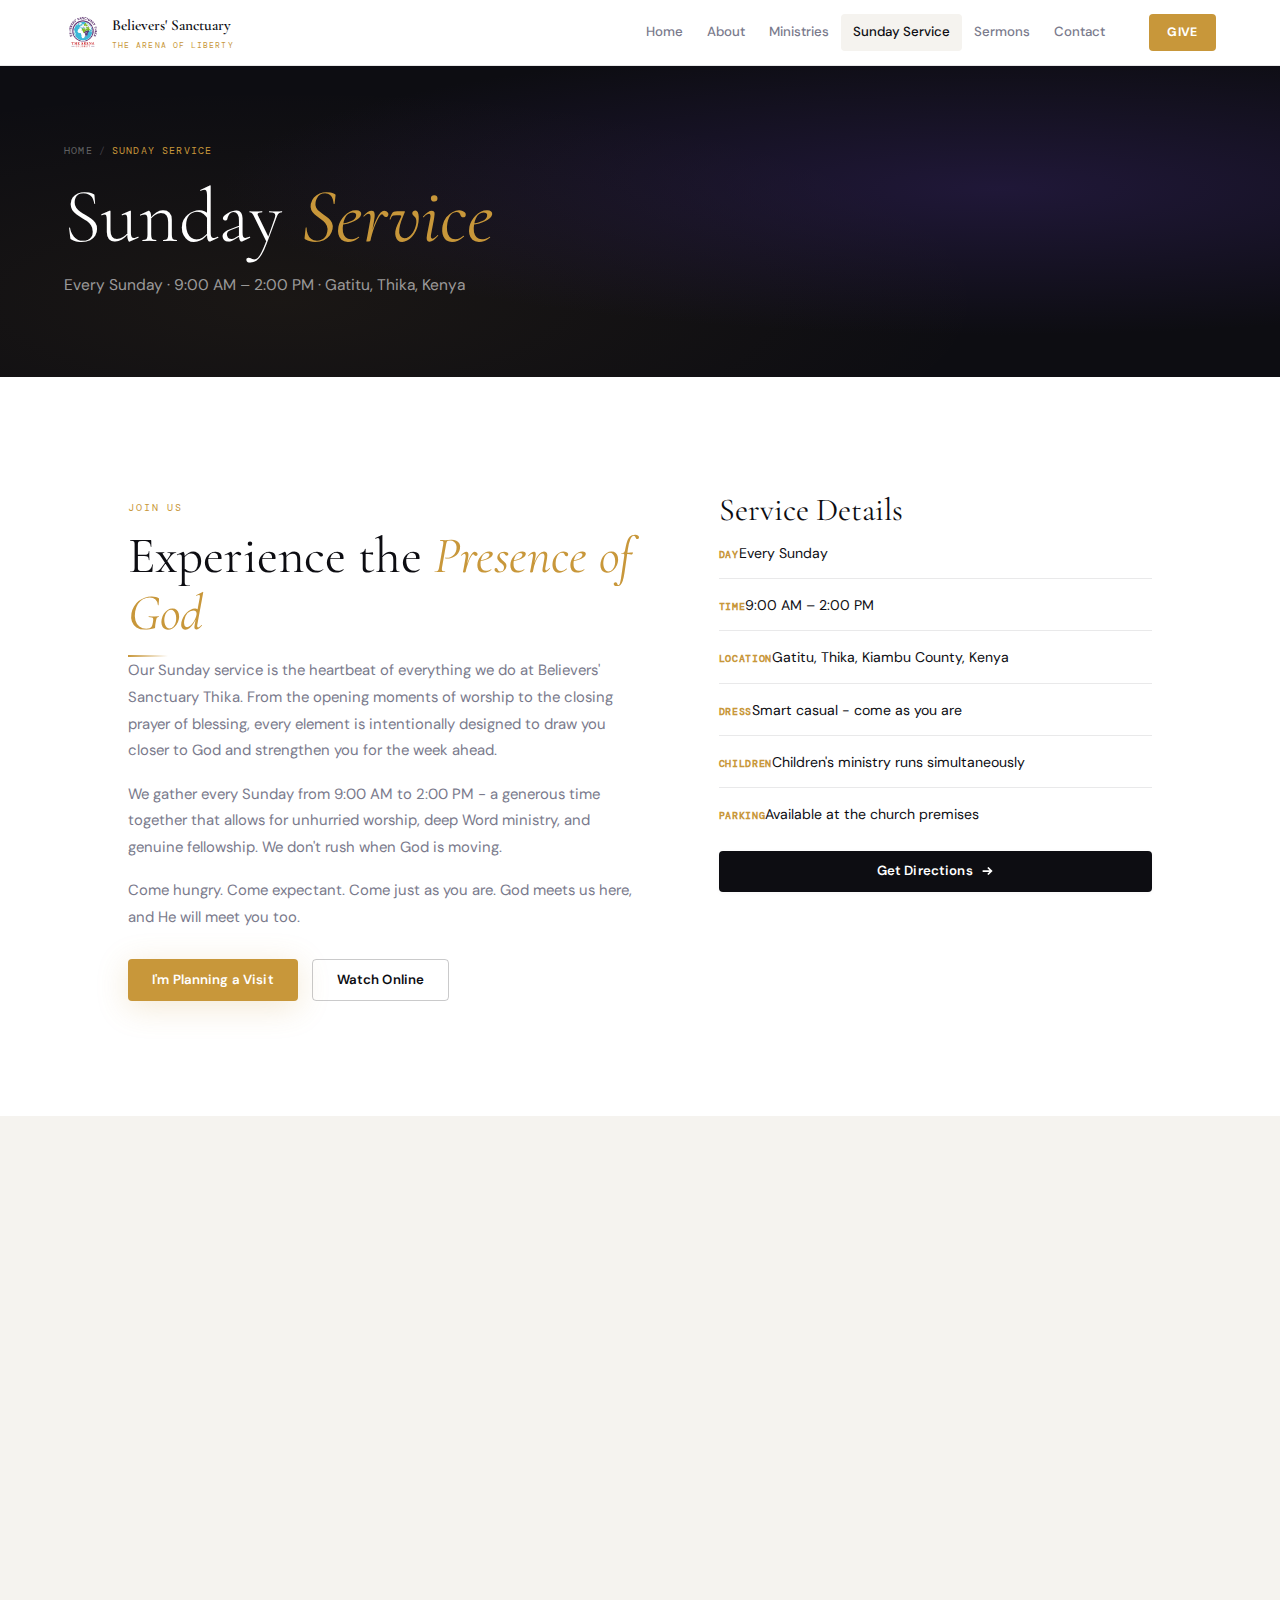
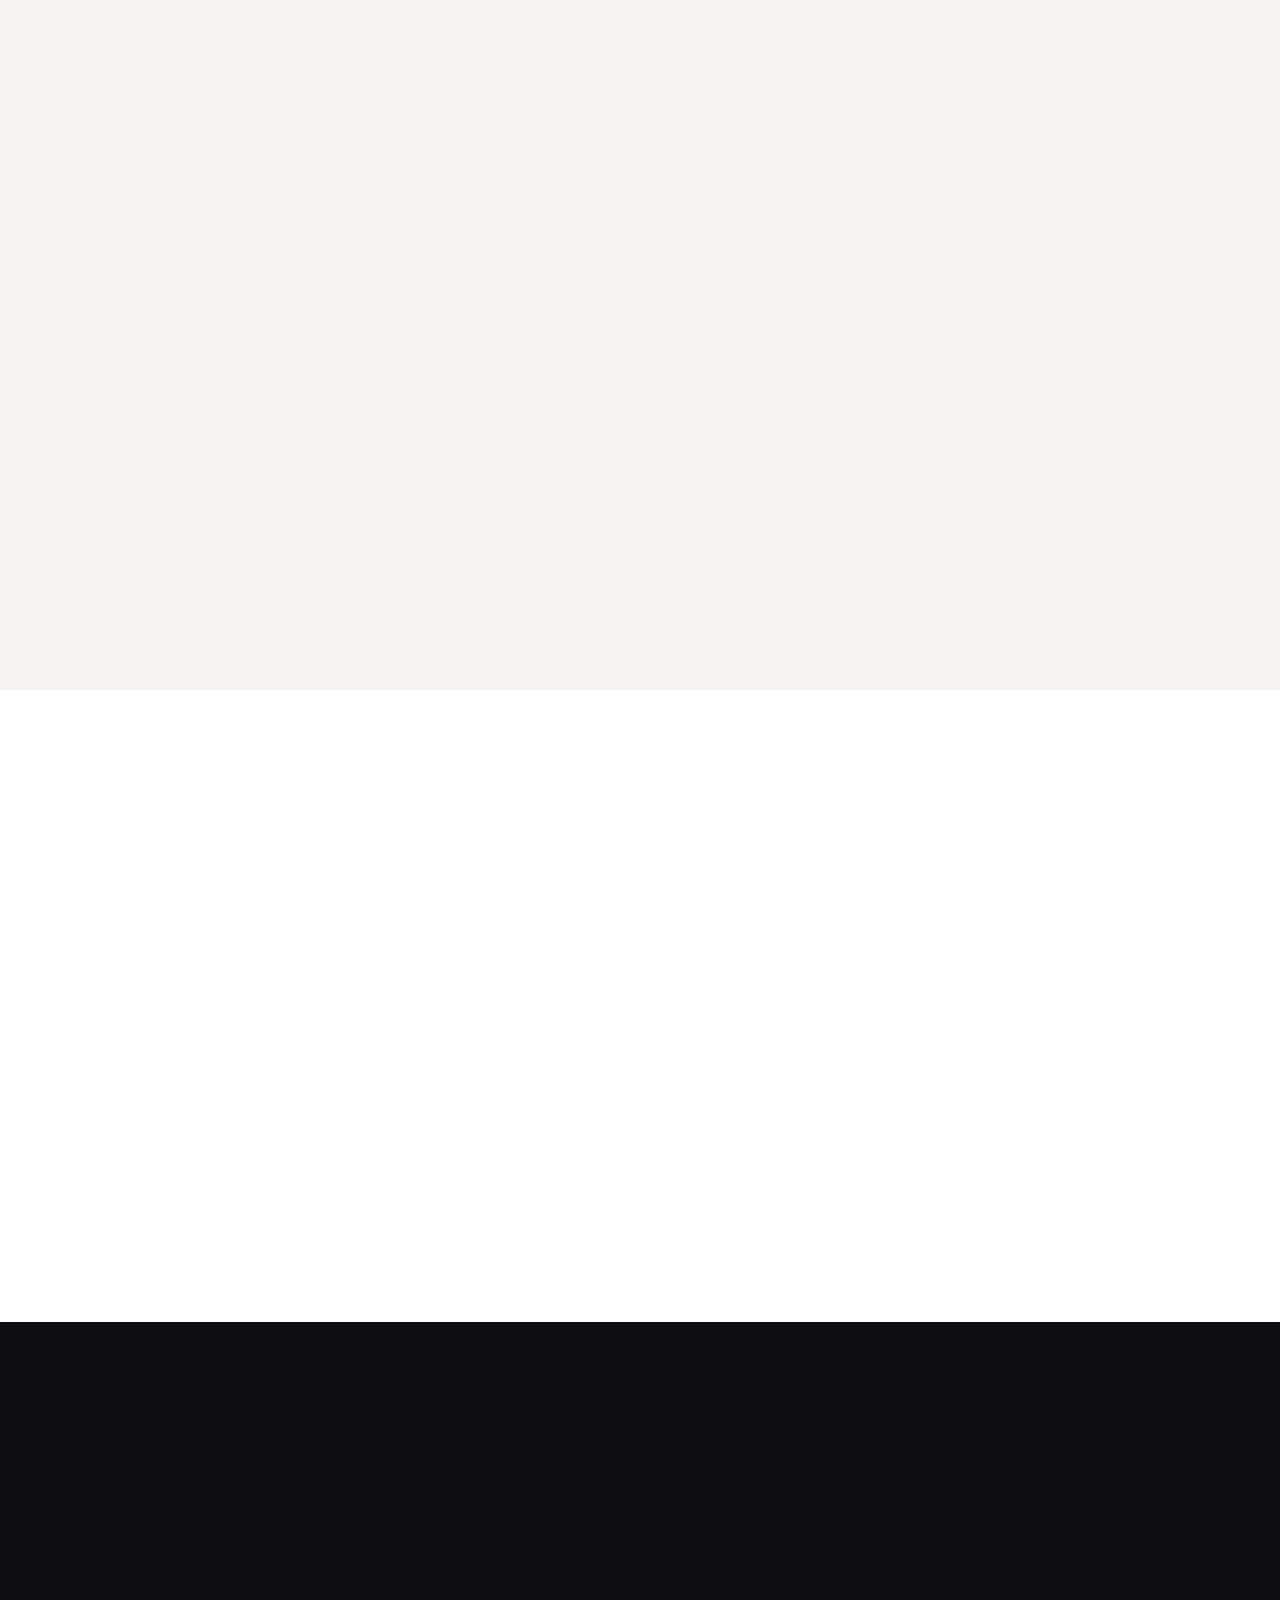
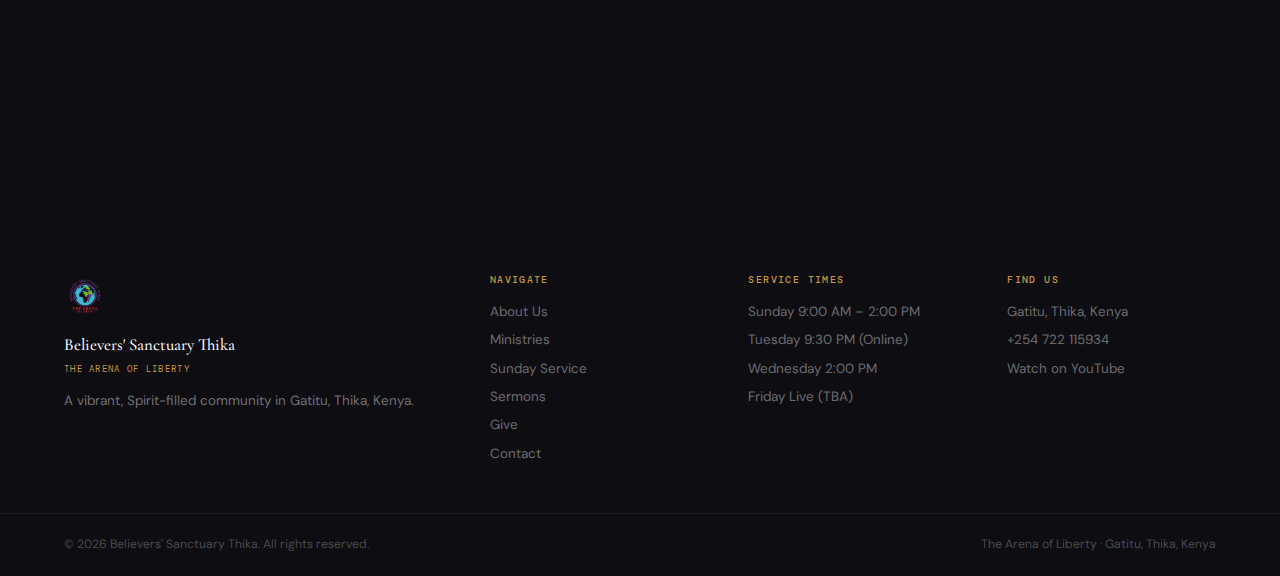
<file: pages/sunday.html>
<!DOCTYPE html>
<html lang="en">
<head>
  <meta charset="UTF-8">
  <meta name="viewport" content="width=device-width, initial-scale=1.0">
  <meta name="description" content="Sunday Service at Believers' Sanctuary Thika - 9 AM to 2 PM every Sunday at Gatitu, Thika. Plan your visit, get directions, and see the full order of service.">
  <title>Sunday Service | Believers' Sanctuary Thika</title>
  <link rel="stylesheet" href="../styles.css">
  <link rel="stylesheet" href="sunday.css">
</head>
<body>

<nav class="navbar opaque" id="navbar">
  <div class="nav-inner">
    <a href="../index.html" class="nav-brand">
      <img src="../assets/logo.png" alt="">
      <div class="nav-brand-copy">
        <span class="nav-brand-name" style="color:var(--ink)">Believers' Sanctuary</span>
        <span class="nav-brand-tag">The Arena of Liberty</span>
      </div>
    </a>
    <div class="nav-links">
      <a href="../index.html">Home</a>
      <a href="about.html">About</a>
      <a href="ministries.html">Ministries</a>
      <a href="sunday.html" class="active">Sunday Service</a>
      <a href="sermons.html">Sermons</a>
      <a href="contact.html">Contact</a>
    </div>
    <a href="give.html" class="nav-give">Give</a>
    <button class="hamburger" id="hamburger" aria-label="Open menu" aria-expanded="false"><span></span><span></span><span></span></button>
  </div>
</nav>
<div class="nav-overlay" id="navOverlay"></div>
<nav class="mobile-nav" id="mobileNav">
  <ul>
    <li><a href="../index.html">Home</a></li>
    <li><a href="about.html">About</a></li>
    <li><a href="ministries.html">Ministries</a></li>
    <li><a href="sunday.html" class="active">Sunday Service</a></li>
    <li><a href="sermons.html">Sermons</a></li>
    <li><a href="contact.html">Contact</a></li>
  </ul>
  <a href="give.html" class="mobile-give">Give Now</a>
</nav>

<div class="page-hero">
  <div class="page-hero-inner">
    <div class="breadcrumb"><a href="../index.html">Home</a><span>/</span>Sunday Service</div>
    <h1>Sunday <em>Service</em></h1>
    <p>Every Sunday · 9:00 AM – 2:00 PM · Gatitu, Thika, Kenya</p>
  </div>
</div>

<!-- SERVICE OVERVIEW -->
<section class="section-pad">
  <div class="container">
    <div class="service-overview-grid">
      <div class="service-overview-text reveal from-left">
        <span class="eyebrow">Join Us</span>
        <h2>Experience the <em>Presence of God</em></h2>
        <div class="sh-rule"></div>
        <p>Our Sunday service is the heartbeat of everything we do at Believers' Sanctuary Thika. From the opening moments of worship to the closing prayer of blessing, every element is intentionally designed to draw you closer to God and strengthen you for the week ahead.</p>
        <p>We gather every Sunday from 9:00 AM to 2:00 PM - a generous time together that allows for unhurried worship, deep Word ministry, and genuine fellowship. We don't rush when God is moving.</p>
        <p>Come hungry. Come expectant. Come just as you are. God meets us here, and He will meet you too.</p>
        <div style="display:flex;gap:14px;flex-wrap:wrap;margin-top:28px">
          <a href="contact.html" class="btn btn-gold">I'm Planning a Visit</a>
          <a href="https://youtube.com/@believerssanctuarythika" target="_blank" rel="noopener" class="btn btn-outline-ink">Watch Online</a>
        </div>
      </div>
      <div class="service-overview-card reveal from-right">
        <h3 class="service-card-title">Service Details</h3>
        <div class="service-detail-list">
          <div class="service-detail-row">
            
            <div><strong>Day</strong><span>Every Sunday</span></div>
          </div>
          <div class="service-detail-row">
            
            <div><strong>Time</strong><span>9:00 AM – 2:00 PM</span></div>
          </div>
          <div class="service-detail-row">
            
            <div><strong>Location</strong><span>Gatitu, Thika, Kiambu County, Kenya</span></div>
          </div>
          <div class="service-detail-row">
            
            <div><strong>Dress</strong><span>Smart casual - come as you are</span></div>
          </div>
          <div class="service-detail-row">
            
            <div><strong>Children</strong><span>Children's ministry runs simultaneously</span></div>
          </div>
          <div class="service-detail-row">
            
            <div><strong>Parking</strong><span>Available at the church premises</span></div>
          </div>
        </div>
        <a href="https://maps.google.com/?q=Gatitu+Thika+Kenya" target="_blank" rel="noopener" class="btn btn-ink" style="width:100%;justify-content:center;margin-top:24px">
          Get Directions
          <svg viewBox="0 0 16 16" fill="none" stroke="currentColor" stroke-width="2"><path d="M3 8h10M9 4l4 4-4 4"/></svg>
        </a>
      </div>
    </div>
  </div>
</section>

<!-- ORDER OF SERVICE -->
<section class="section-pad" style="background:var(--fog)">
  <div class="container">
    <div class="sh center reveal from-bottom">
      <span class="eyebrow">What to Expect</span>
      <h2>Order of <em>Service</em></h2>
      <div class="sh-rule"></div>
      <p style="max-width:500px;margin:16px auto 0">A typical Sunday at Believers' Sanctuary Thika flows like this</p>
    </div>

    <div class="order-timeline stagger">
      <div class="order-item">
        <div class="order-time t-mono">9:00 AM</div>
        <div class="order-connector"><div class="order-dot"></div><div class="order-line"></div></div>
        <div class="order-content">
          <h4>Praise &amp; Worship</h4>
          <p>We begin with powerful, Spirit-filled praise and worship. This is not performance - it's an encounter with God. Come expecting His presence to manifest in our midst.</p>
        </div>
      </div>
      <div class="order-item">
        <div class="order-time t-mono">10:00 AM</div>
        <div class="order-connector"><div class="order-dot"></div><div class="order-line"></div></div>
        <div class="order-content">
          <h4>Welcome &amp; Announcements</h4>
          <p>First-time visitors are warmly welcomed. We share upcoming events, ministry news, and information for new attendees looking to connect with our community.</p>
        </div>
      </div>
      <div class="order-item">
        <div class="order-time t-mono">10:20 AM</div>
        <div class="order-connector"><div class="order-dot"></div><div class="order-line"></div></div>
        <div class="order-content">
          <h4>Tithes &amp; Offerings</h4>
          <p>We honour God with our giving as an act of worship and faith. Giving is cheerful, voluntary, and an expression of partnership with the Kingdom work God is doing through this church.</p>
        </div>
      </div>
      <div class="order-item">
        <div class="order-time t-mono">10:40 AM</div>
        <div class="order-connector"><div class="order-dot"></div><div class="order-line"></div></div>
        <div class="order-content">
          <h4>The Word of God</h4>
          <p>Pastor Simon Njau brings a biblically grounded, Holy Spirit-inspired message rooted in the current teaching theme. Messages are practical, prophetic, and designed to equip believers for real life in the Kingdom.</p>
          <div class="order-theme-pill">Current Theme: "Jesus Is The Lamb Of God"</div>
        </div>
      </div>
      <div class="order-item">
        <div class="order-time t-mono">12:00 PM</div>
        <div class="order-connector"><div class="order-dot"></div><div class="order-line"></div></div>
        <div class="order-content">
          <h4>Prayer &amp; Holy Spirit Ministry</h4>
          <p>After the Word, we make space for the Holy Spirit to move. This includes personal prayer, prayers for healing and deliverance, prophetic ministry, and altar calls for those responding to the message.</p>
        </div>
      </div>
      <div class="order-item">
        <div class="order-time t-mono">1:00 PM</div>
        <div class="order-connector"><div class="order-dot"></div></div>
        <div class="order-content">
          <h4>Fellowship &amp; Dismissal</h4>
          <p>Service concludes with a blessing and dismissal. Stick around! This post-service time is one of our most important - it's where community is built, new friendships are formed, and pastoral care happens naturally.</p>
        </div>
      </div>
    </div>
  </div>
</section>

<!-- WEEKLY GATHERINGS -->
<section class="section-pad">
  <div class="container">
    <div class="sh center reveal from-bottom">
      <span class="eyebrow">Beyond Sunday</span>
      <h2>All <em>Weekly Gatherings</em></h2>
      <div class="sh-rule"></div>
    </div>
    <div class="gatherings-grid stagger">
      <div class="gathering-card card">
        <div class="gathering-day">Sunday</div>
        <h4>Main Sunday Worship</h4>
        <div class="gathering-time">9:00 AM – 2:00 PM</div>
        <p>Our main weekly gathering. Praise, Word, prayer, and fellowship. The full BST experience.</p>
        <div class="gathering-location">Gatitu, Thika · In-Person</div>
      </div>
      <div class="gathering-card card">
        <div class="gathering-day">Tuesday</div>
        <h4>Holy Spirit Class</h4>
        <div class="gathering-time">9:30 PM</div>
        <p>An in-depth teaching series on the person and ministry of the Holy Spirit. Transformative and practical.</p>
        <div class="gathering-location">Online - Link Shared Weekly</div>
      </div>
      <div class="gathering-card card">
        <div class="gathering-day">Wednesday</div>
        <h4>Midweek Fellowship</h4>
        <div class="gathering-time">2:00 PM</div>
        <p>Midweek Word, prayer, and community. A great chance to stay rooted through the week.</p>
        <div class="gathering-location">Gatitu, Thika · In-Person</div>
      </div>
      <div class="gathering-card card">
        <div class="gathering-day">Friday</div>
        <h4>Friday Live Stream</h4>
        <div class="gathering-time">Time TBA</div>
        <p>A live-streamed ministry session. Follow our social media for weekly time announcements.</p>
        <div class="gathering-location">YouTube &amp; Social Media</div>
      </div>
    </div>
  </div>
</section>

<!-- PLAN VISIT CTA -->
<section class="section-pad" style="background:var(--ink)">
  <div class="container" style="text-align:center">
    <div class="reveal scale-in">
      <span class="eyebrow" style="color:var(--gold-hi)">We'd Love to Have You</span>
      <h2 class="t-serif" style="color:var(--white);font-weight:400;font-size:clamp(2rem,5vw,3.2rem);margin:12px 0 18px">Ready to <em style="color:var(--gold-hi)">Visit?</em></h2>
      <p style="color:rgba(255,255,255,.6);max-width:480px;margin:0 auto 36px">Let us know you're coming and we'll make sure you're welcomed like family.</p>
      <a href="contact.html" class="btn btn-gold btn-lg">Let Us Know You're Coming</a>
    </div>
  </div>
</section>

<footer class="footer">
  <div class="footer-top">
    <div class="footer-brand">
      <img src="../assets/logo.png" alt="BST Logo">
      <div class="footer-brand-name">Believers' Sanctuary Thika</div>
      <div class="footer-brand-tag">The Arena of Liberty</div>
      <p>A vibrant, Spirit-filled community in Gatitu, Thika, Kenya.</p>
    </div>
    <div class="footer-col">
      <h5>Navigate</h5>
      <ul>
        <li><a href="about.html">About Us</a></li>
        <li><a href="ministries.html">Ministries</a></li>
        <li><a href="sunday.html">Sunday Service</a></li>
        <li><a href="sermons.html">Sermons</a></li>
        <li><a href="give.html">Give</a></li>
        <li><a href="contact.html">Contact</a></li>
      </ul>
    </div>
    <div class="footer-col">
      <h5>Service Times</h5>
      <ul>
        <li><span>Sunday 9:00 AM – 2:00 PM</span></li>
        <li><span>Tuesday 9:30 PM (Online)</span></li>
        <li><span>Wednesday 2:00 PM</span></li>
        <li><span>Friday Live (TBA)</span></li>
      </ul>
    </div>
    <div class="footer-col">
      <h5>Find Us</h5>
      <ul>
        <li><span>Gatitu, Thika, Kenya</span></li>
        <li><a href="tel:+254722115934">+254 722 115934</a></li>
        <li><a href="https://youtube.com/@believerssanctuarythika" target="_blank" rel="noopener">Watch on YouTube</a></li>
      </ul>
    </div>
  </div>
  <div class="footer-bottom">
    <p>© 2026 Believers' Sanctuary Thika. All rights reserved.</p>
    <p>The Arena of Liberty · Gatitu, Thika, Kenya</p>
  </div>
</footer>
<script src="../script.js"></script>
</body>
</html>
</file>
<file: styles.css>
/*============================================================
  BELIEVERS' SANCTUARY THIKA
  Global Stylesheet
============================================================*/
@import url('https://fonts.googleapis.com/css2?family=Cormorant+Garamond:ital,wght@0,300;0,400;0,500;0,600;1,300;1,400;1,500;1,600&family=DM+Sans:opsz,wght@9..40,300;9..40,400;9..40,500;9..40,600;9..40,700&family=DM+Mono:wght@400;500&display=swap');

:root {
  --ink:        #0D0D12;
  --ink-mid:    #1C1C28;
  --ink-soft:   #2E2E3E;
  --fog:        #F5F3EF;
  --fog-dark:   #EDEAE3;
  --white:      #FFFFFF;
  --gold-hi:    #C8973A;
  --gold-mid:   #A57828;
  --gold-lo:    #7A5519;
  --gold-glow:  rgba(200,151,58,0.18);
  --purple-dark:#2F2057;
  --muted:      #7A7A8C;
  --border:     rgba(13,13,18,0.09);
  --serif: 'Cormorant Garamond', Georgia, serif;
  --sans:  'DM Sans', system-ui, sans-serif;
  --mono:  'DM Mono', monospace;
  --max:     1300px;
  --pad-x:   clamp(20px, 5vw, 68px);
  --section: clamp(72px, 9vw, 120px);
  --ease:   cubic-bezier(0.4,0,0.2,1);
  --spring: cubic-bezier(0.34,1.56,0.64,1);
  --sh-xs:  0 1px 4px rgba(0,0,0,0.04);
  --sh-sm:  0 2px 12px rgba(0,0,0,0.07);
  --sh-md:  0 8px 28px rgba(0,0,0,0.10);
  --sh-lg:  0 18px 56px rgba(0,0,0,0.14);
  --sh-gold:0 6px 32px rgba(200,151,58,0.22);
}

*,*::before,*::after{box-sizing:border-box;margin:0;padding:0}
html{scroll-behavior:smooth;font-size:16px;-webkit-text-size-adjust:100%}
body{font-family:var(--sans);background:var(--white);color:var(--ink);line-height:1.7;overflow-x:hidden;-webkit-font-smoothing:antialiased}
img,svg{display:block;max-width:100%}
a{color:inherit;text-decoration:none}
button{cursor:pointer;border:none;background:none;font:inherit}
ul{list-style:none}

/* Type */
h1,h2,h3,h4,h5{font-family:var(--serif);line-height:1.1;color:var(--ink)}
h1{font-size:clamp(2.6rem,6vw,5.2rem);font-weight:300}
h2{font-size:clamp(2rem,4vw,3.4rem);font-weight:400}
h3{font-size:clamp(1.35rem,2.5vw,2rem);font-weight:400}
h4{font-size:.95rem;font-weight:600;font-family:var(--sans);letter-spacing:-.01em}
p{color:var(--muted);line-height:1.8;margin-bottom:1.1em;font-size:.93rem}
p:last-child{margin-bottom:0}
em{font-family:var(--serif);font-style:italic;color:var(--gold-hi)}
strong{font-weight:600;color:var(--ink)}

.eyebrow{display:inline-block;font-family:var(--mono);font-size:.65rem;letter-spacing:.18em;text-transform:uppercase;color:var(--gold-hi);margin-bottom:12px}

.sh{margin-bottom:44px}
.sh.center{text-align:center}
.sh h2 em{font-weight:300}
.sh p{font-size:.92rem;margin-top:10px}
.sh.center p{margin-left:auto;margin-right:auto;max-width:520px}
.sh-rule{width:40px;height:2px;background:linear-gradient(90deg,var(--gold-hi),transparent);margin-top:14px}
.sh.center .sh-rule{margin-left:auto;margin-right:auto}

/* Buttons */
.btn{display:inline-flex;align-items:center;gap:7px;padding:11px 24px;font-family:var(--sans);font-size:.83rem;font-weight:600;letter-spacing:.01em;border-radius:4px;transition:all .22s var(--ease);white-space:nowrap;cursor:pointer;border:none;line-height:1.4}
.btn svg{width:14px;height:14px;flex-shrink:0;transition:transform .2s}
.btn:hover svg{transform:translateX(3px)}
.btn-lg{padding:13px 30px;font-size:.9rem}
.btn-ink{background:var(--ink);color:var(--white);box-shadow:var(--sh-xs)}
.btn-ink:hover{background:var(--ink-soft);transform:translateY(-2px);box-shadow:var(--sh-sm)}
.btn-gold{background:var(--gold-hi);color:var(--white);box-shadow:var(--sh-gold)}
.btn-gold:hover{background:var(--gold-mid);transform:translateY(-2px)}
.btn-outline-ink{background:transparent;color:var(--ink);border:1.5px solid rgba(13,13,18,.22)}
.btn-outline-ink:hover{background:var(--ink);color:var(--white);border-color:var(--ink)}
.btn-outline-white{background:transparent;color:var(--white);border:1.5px solid rgba(255,255,255,.38)}
.btn-outline-white:hover{background:rgba(255,255,255,.09);border-color:rgba(255,255,255,.7)}

/* Layout */
.container{max-width:var(--max);margin:0 auto;padding:0 var(--pad-x)}
.section-pad{padding:var(--section) var(--pad-x)}
.section-pad-sm{padding:calc(var(--section)*.58) var(--pad-x)}

/* Card */
.card{background:var(--white);border:1px solid var(--border);border-radius:7px;box-shadow:var(--sh-xs);transition:transform .28s var(--ease),box-shadow .28s var(--ease)}
.card:hover{transform:translateY(-4px);box-shadow:var(--sh-md)}

/* Pull quote */
.pull-quote{border-left:2px solid var(--gold-hi);padding:16px 22px;background:var(--fog);border-radius:0 5px 5px 0;margin:22px 0}
.pull-quote p{font-family:var(--serif);font-size:1.1rem;font-style:italic;color:var(--ink);margin-bottom:8px;line-height:1.5}
.pull-quote cite{font-family:var(--mono);font-size:.63rem;letter-spacing:.1em;color:var(--gold-hi);text-transform:uppercase}

/* Verse card */
.verse-card{position:relative;background:var(--ink);border-radius:8px;padding:52px clamp(28px,5.5vw,76px);text-align:center;overflow:hidden}
.verse-card::before{content:'';position:absolute;inset:0;background:radial-gradient(ellipse at 30% 50%,rgba(200,151,58,.1) 0%,transparent 60%)}
.verse-mark{font-family:var(--serif);font-size:9rem;line-height:.7;color:rgba(200,151,58,.08);position:absolute;top:16px;left:24px;font-weight:700;pointer-events:none;user-select:none}
.verse-card blockquote{position:relative;z-index:1;max-width:720px;margin:0 auto}
.verse-card blockquote p{font-family:var(--serif);font-size:clamp(1.15rem,2.5vw,1.65rem);font-style:italic;color:var(--white);line-height:1.6;margin-bottom:16px}
.verse-card blockquote cite{font-family:var(--mono);font-size:.64rem;letter-spacing:.12em;color:var(--gold-hi);text-transform:uppercase}

/* Theme banner */
.theme-banner{background:var(--ink-mid);padding:16px var(--pad-x);border-top:1px solid rgba(200,151,58,.2);border-bottom:1px solid rgba(200,151,58,.2)}
.theme-banner-inner{display:flex;align-items:center;gap:16px;flex-wrap:wrap;max-width:var(--max);margin:0 auto}
.theme-banner-inner p{margin:0;font-size:.94rem}

/* Navbar */
.navbar{position:fixed;top:0;left:0;right:0;z-index:900;height:66px;display:flex;align-items:center;transition:background .35s var(--ease),box-shadow .35s var(--ease),border-color .35s var(--ease);border-bottom:1px solid transparent}
.navbar.scrolled{background:rgba(255,255,255,.96);backdrop-filter:blur(18px);box-shadow:var(--sh-xs);border-bottom-color:var(--border)}
.navbar.hero-mode{background:transparent}
.navbar.opaque{background:var(--white);border-bottom-color:var(--border)}
.nav-inner{max-width:var(--max);margin:0 auto;padding:0 var(--pad-x);width:100%;display:flex;align-items:center;gap:32px}
.nav-brand{display:flex;align-items:center;gap:10px;flex-shrink:0}
.nav-brand img{width:38px;height:38px;object-fit:contain}
.nav-brand-name{display:block;font-family:var(--serif);font-size:.96rem;font-weight:600;color:var(--white);transition:color .25s}
.scrolled .nav-brand-name,.opaque .nav-brand-name{color:var(--ink)}
.nav-brand-tag{display:block;font-family:var(--mono);font-size:.52rem;letter-spacing:.13em;text-transform:uppercase;color:var(--gold-hi);margin-top:1px}
.nav-links{display:flex;align-items:center;margin-left:auto}
.nav-links a{font-size:.83rem;font-weight:500;padding:7px 12px;border-radius:4px;color:rgba(255,255,255,.7);transition:all .18s}
.nav-links a:hover,.nav-links a.active{color:var(--white);background:rgba(255,255,255,.09)}
.scrolled .nav-links a,.opaque .nav-links a{color:var(--muted)}
.scrolled .nav-links a:hover,.scrolled .nav-links a.active,
.opaque .nav-links a:hover,.opaque .nav-links a.active{color:var(--ink);background:var(--fog)}
.nav-give{display:inline-flex;align-items:center;padding:8px 18px;background:var(--gold-hi);color:var(--white);font-size:.77rem;font-weight:700;letter-spacing:.04em;text-transform:uppercase;border-radius:4px;transition:all .18s;flex-shrink:0}
.nav-give:hover{background:var(--gold-mid);transform:translateY(-1px)}

/* Hamburger */
.hamburger{display:none;flex-direction:column;gap:5px;padding:8px;margin-left:auto}
.hamburger span{display:block;width:22px;height:2px;background:var(--white);border-radius:2px;transition:all .28s var(--ease)}
.scrolled .hamburger span,.opaque .hamburger span{background:var(--ink)}
.hamburger.active span:nth-child(1){transform:translateY(7px) rotate(45deg)}
.hamburger.active span:nth-child(2){opacity:0;transform:scaleX(0)}
.hamburger.active span:nth-child(3){transform:translateY(-7px) rotate(-45deg)}

/* Mobile nav */
.mobile-nav{position:fixed;top:0;right:0;bottom:0;width:min(340px,100vw);background:var(--ink);z-index:950;transform:translateX(100%);transition:transform .38s var(--ease);display:flex;flex-direction:column;padding:86px 40px 40px;overflow-y:auto}
.mobile-nav.open{transform:translateX(0)}
.mobile-nav ul{display:flex;flex-direction:column;flex:1}
.mobile-nav a{display:block;font-family:var(--serif);font-size:1.75rem;font-weight:400;color:rgba(255,255,255,.5);padding:10px 0;border-bottom:1px solid rgba(255,255,255,.06);transition:color .18s}
.mobile-nav a:hover{color:rgba(255,255,255,.88)}
.mobile-nav a.active{color:var(--gold-hi)}
.mobile-give{display:block;text-align:center;background:var(--gold-hi);color:var(--white);font-weight:700;font-size:.82rem;letter-spacing:.05em;text-transform:uppercase;padding:14px;border-radius:4px;margin-top:26px;transition:background .18s}
.mobile-give:hover{background:var(--gold-mid)}
.nav-overlay{position:fixed;inset:0;background:rgba(0,0,0,.55);z-index:940;opacity:0;pointer-events:none;transition:opacity .38s}
.nav-overlay.open{opacity:1;pointer-events:all}

/* Page hero */
.page-hero{background:var(--ink);padding:calc(66px + clamp(44px,6vw,80px)) var(--pad-x) clamp(44px,6vw,80px);position:relative;overflow:hidden}
.page-hero::before{content:'';position:absolute;inset:0;background:radial-gradient(ellipse at 78% 50%,rgba(47,32,87,.55) 0%,transparent 55%),radial-gradient(ellipse at 22% 80%,rgba(200,151,58,.07) 0%,transparent 50%)}
.page-hero-inner{position:relative;z-index:1;max-width:var(--max);margin:0 auto}
.page-hero h1{color:var(--white);font-weight:300;margin-bottom:12px}
.page-hero h1 em{color:var(--gold-hi);font-weight:400}
.page-hero p{color:rgba(255,255,255,.58);font-size:.97rem;max-width:520px;margin:0}
.page-hero .breadcrumb{display:flex;align-items:center;gap:6px;font-family:var(--mono);font-size:.61rem;letter-spacing:.12em;text-transform:uppercase;color:var(--gold-hi);margin-bottom:16px}
.page-hero .breadcrumb a{color:rgba(255,255,255,.35);transition:color .18s}
.page-hero .breadcrumb a:hover{color:rgba(255,255,255,.8)}
.page-hero .breadcrumb span{color:rgba(255,255,255,.2)}

/* Stats band */
.stats-wrap{background:var(--ink-mid)}
.stat-band{display:grid;grid-template-columns:repeat(4,1fr)}
.stat-cell{display:flex;flex-direction:column;align-items:center;padding:36px 16px;border-right:1px solid rgba(255,255,255,.06);text-align:center}
.stat-cell:last-child{border-right:none}
.stat-num{font-family:var(--serif);font-size:clamp(2.4rem,4vw,3.6rem);font-weight:400;color:var(--gold-hi);line-height:1;margin-bottom:6px}
.stat-label{font-family:var(--mono);font-size:.62rem;letter-spacing:.12em;text-transform:uppercase;color:rgba(255,255,255,.34)}

/* Footer */
.footer{background:var(--ink)}
.footer-top{display:grid;grid-template-columns:1.8fr 1fr 1fr 1fr;gap:50px;padding:64px var(--pad-x) 50px;border-bottom:1px solid rgba(255,255,255,.06);max-width:var(--max);margin:0 auto}
.footer-brand img{width:42px;height:42px;object-fit:contain;margin-bottom:14px}
.footer-brand-name{font-family:var(--serif);font-size:1.05rem;font-weight:500;color:var(--white);margin-bottom:3px}
.footer-brand-tag{font-family:var(--mono);font-size:.58rem;letter-spacing:.14em;text-transform:uppercase;color:var(--gold-hi);margin-bottom:12px}
.footer-brand p{font-size:.84rem;color:rgba(255,255,255,.42);margin-bottom:20px;line-height:1.65}
.social-strip{display:flex;gap:8px;flex-wrap:wrap}
.social-btn{width:34px;height:34px;border:1px solid rgba(255,255,255,.12);border-radius:4px;display:flex;align-items:center;justify-content:center;color:rgba(255,255,255,.38);transition:all .18s}
.social-btn svg{width:15px;height:15px}
.social-btn:hover{background:var(--gold-hi);border-color:var(--gold-hi);color:var(--white);transform:translateY(-2px)}
.footer-col h5{font-family:var(--mono);font-size:.62rem;letter-spacing:.14em;text-transform:uppercase;color:var(--gold-hi);margin-bottom:16px;font-weight:500}
.footer-col ul{display:flex;flex-direction:column;gap:9px}
.footer-col ul li,.footer-col ul li span{font-size:.84rem;color:rgba(255,255,255,.4);line-height:1.45}
.footer-col ul li a{transition:color .18s}
.footer-col ul li a:hover{color:rgba(255,255,255,.82)}
.footer-bottom{max-width:var(--max);margin:0 auto;padding:20px var(--pad-x);display:flex;justify-content:space-between;align-items:center;flex-wrap:wrap;gap:8px}
.footer-bottom p{font-size:.76rem;color:rgba(255,255,255,.26);margin:0}

/* Animations */
.reveal{opacity:0;transition:opacity .7s var(--ease),transform .7s var(--ease)}
.reveal.from-bottom{transform:translateY(28px)}
.reveal.from-left{transform:translateX(-28px)}
.reveal.from-right{transform:translateX(28px)}
.reveal.scale-in{transform:scale(.97)}
.reveal.visible{opacity:1;transform:none}
.stagger>*{opacity:0;transform:translateY(22px);transition:opacity .55s var(--ease),transform .55s var(--ease)}
.stagger.visible>*:nth-child(1){opacity:1;transform:none;transition-delay:.04s}
.stagger.visible>*:nth-child(2){opacity:1;transform:none;transition-delay:.12s}
.stagger.visible>*:nth-child(3){opacity:1;transform:none;transition-delay:.20s}
.stagger.visible>*:nth-child(4){opacity:1;transform:none;transition-delay:.28s}
.stagger.visible>*:nth-child(5){opacity:1;transform:none;transition-delay:.36s}
.stagger.visible>*:nth-child(6){opacity:1;transform:none;transition-delay:.44s}
.stagger.visible>*:nth-child(n+7){opacity:1;transform:none;transition-delay:.50s}

/* Responsive */
@media(max-width:1024px){.nav-links,.nav-give{display:none}.hamburger{display:flex}.footer-top{grid-template-columns:1fr 1fr;gap:32px}}
@media(max-width:768px){.stat-band{grid-template-columns:1fr 1fr}.stat-cell:nth-child(2){border-right:none}.footer-top{grid-template-columns:1fr;gap:28px}.footer-bottom{flex-direction:column;text-align:center}}

/* Utility */
.visually-hidden{position:absolute;width:1px;height:1px;overflow:hidden;clip:rect(0,0,0,0);white-space:nowrap}
.text-center{text-align:center}
.mt-8{margin-top:8px}.mt-16{margin-top:16px}.mt-24{margin-top:24px}.mt-32{margin-top:32px}.mt-48{margin-top:48px}
</file>
<file: pages/home.css>
/* HOME */

/* Hero */
.hero{min-height:100vh;display:flex;align-items:center;position:relative;background:var(--ink);padding:0 var(--pad-x);overflow:hidden}
.hero-bg{position:absolute;inset:0;pointer-events:none}
.hero-orb{position:absolute;border-radius:50%;filter:blur(80px)}
.hero-orb-a{width:560px;height:560px;background:radial-gradient(circle,rgba(47,32,87,.45) 0%,transparent 70%);top:-160px;left:-140px}
.hero-orb-b{width:400px;height:400px;background:radial-gradient(circle,rgba(200,151,58,.12) 0%,transparent 70%);bottom:-60px;right:6%}
.hero-lines{position:absolute;inset:0;background-image:linear-gradient(rgba(255,255,255,.018) 1px,transparent 1px),linear-gradient(90deg,rgba(255,255,255,.018) 1px,transparent 1px);background-size:52px 52px}
.hero-inner{display:grid;grid-template-columns:1fr 360px;gap:clamp(32px,5vw,72px);align-items:center;min-height:100vh;padding-top:86px;padding-bottom:56px;position:relative;z-index:2;max-width:var(--max);margin:0 auto;width:100%}
.hero-content{max-width:560px}

/* Hero text stagger */
.hero-eyebrow{opacity:0;animation:fadeUp .65s .1s var(--ease) forwards}
.hero-title{font-family:var(--serif);font-size:clamp(2.8rem,6.5vw,5.6rem);font-weight:300;line-height:1.0;color:var(--white);margin-bottom:8px;opacity:0;animation:fadeUp .75s .26s var(--ease) forwards}
.hero-title em{font-weight:400;font-style:italic;color:var(--gold-hi)}
.hero-tagline{font-family:var(--serif);font-size:clamp(.95rem,1.8vw,1.25rem);font-style:italic;color:rgba(255,255,255,.42);margin-bottom:18px;opacity:0;animation:fadeUp .65s .42s var(--ease) forwards}
.hero-desc{font-size:.92rem;color:rgba(255,255,255,.58);max-width:460px;line-height:1.78;margin-bottom:26px;opacity:0;animation:fadeUp .65s .56s var(--ease) forwards}
.hero-btns{display:flex;gap:10px;flex-wrap:wrap;opacity:0;animation:fadeUp .65s .70s var(--ease) forwards}

/* Service times card */
.hero-times{background:rgba(255,255,255,.04);backdrop-filter:blur(16px);border:1px solid rgba(255,255,255,.09);border-radius:8px;padding:26px 22px;opacity:0;animation:fadeUp .75s .84s var(--ease) forwards}
.times-label{font-family:var(--mono);font-size:.6rem;letter-spacing:.16em;text-transform:uppercase;color:rgba(255,255,255,.32);margin-bottom:14px}
.times-row{display:grid;grid-template-columns:6px 1fr auto;gap:10px;align-items:center;padding:10px 0;border-bottom:1px solid rgba(255,255,255,.05)}
.times-row:last-of-type{border-bottom:none}
.times-dot{width:5px;height:5px;background:var(--gold-hi);border-radius:50%}
.times-info{display:flex;flex-direction:column;gap:1px}
.times-info strong{font-size:.8rem;font-weight:600;color:var(--white)}
.times-info span{font-size:.68rem;color:rgba(255,255,255,.32)}
.times-row time{font-family:var(--mono);font-size:.64rem;color:var(--gold-hi);white-space:nowrap}
.hero-times-link{display:block;margin-top:14px;font-family:var(--mono);font-size:.62rem;letter-spacing:.1em;text-transform:uppercase;color:var(--gold-hi);transition:opacity .18s}
.hero-times-link:hover{opacity:.7}

/* Scroll indicator */
.hero-scroll{position:absolute;bottom:24px;left:50%;transform:translateX(-50%);display:flex;flex-direction:column;align-items:center;gap:5px;font-family:var(--mono);font-size:.55rem;letter-spacing:.14em;text-transform:uppercase;color:rgba(255,255,255,.22);opacity:0;animation:fadeUp .65s 1.3s var(--ease) forwards}
.hero-scroll-mouse{width:18px;height:28px;border:1.5px solid rgba(255,255,255,.16);border-radius:9px;display:flex;justify-content:center;padding-top:5px}
.hero-scroll-dot{width:3px;height:3px;background:var(--gold-hi);border-radius:50%;animation:scrollDot 2s infinite}

/* About */
.home-about{background:var(--white)}
.about-grid{display:grid;grid-template-columns:1fr 1.1fr;gap:clamp(36px,5.5vw,80px);align-items:center}
.about-img-side{position:relative}
.about-img-frame{border-radius:6px;overflow:hidden;aspect-ratio:4/5}
.about-img-frame img{width:100%;height:100%;object-fit:cover}
.about-img-tag{position:absolute;bottom:-22px;left:-14px;background:var(--ink);padding:12px 18px;border-radius:5px;box-shadow:var(--sh-md)}
.about-img-tag strong{display:block;color:var(--white);font-size:.85rem}
.about-img-tag span{font-family:var(--mono);font-size:.6rem;color:var(--gold-hi);letter-spacing:.08em;text-transform:uppercase}

/* Ministry cards */
.min-grid{display:grid;grid-template-columns:repeat(3,1fr);gap:16px;margin-top:40px}
.min-card{padding:26px 20px}
.min-card:hover{transform:translateY(-4px);box-shadow:var(--sh-md)}
.min-icon-box{width:40px;height:40px;background:var(--fog);border-radius:6px;display:flex;align-items:center;justify-content:center;margin-bottom:14px;transition:background .25s}
.min-card:hover .min-icon-box{background:var(--gold-hi)}
.min-icon-box svg{width:18px;height:18px;stroke:var(--muted);transition:stroke .25s}
.min-card:hover .min-icon-box svg{stroke:var(--white)}
.min-card h3{font-size:.95rem;font-weight:600;font-family:var(--sans);margin-bottom:7px;color:var(--ink)}
.min-card p{font-size:.84rem;margin:0}

/* Sermon feature */
.sermon-feature{display:grid;grid-template-columns:1fr 1.3fr;background:var(--fog);border-radius:8px;overflow:hidden;box-shadow:var(--sh-md);border:1px solid var(--border)}
.sermon-feature-thumb{position:relative;background:linear-gradient(135deg,var(--ink-mid),var(--purple-dark));min-height:280px;display:flex;align-items:flex-end}
.play-btn{position:absolute;top:50%;left:50%;transform:translate(-50%,-50%);width:56px;height:56px;background:rgba(200,151,58,.88);border-radius:50%;display:flex;align-items:center;justify-content:center;transition:all .25s var(--spring)}
.play-btn svg{width:18px;height:18px}
.play-btn:hover{transform:translate(-50%,-50%) scale(1.08);background:var(--gold-hi)}
.sermon-feature-thumb-meta{padding:14px 18px;font-family:var(--mono);font-size:.6rem;letter-spacing:.1em;text-transform:uppercase;color:rgba(255,255,255,.45)}
.sermon-feature-body{padding:clamp(26px,3.5vw,44px)}
.sermon-series-pill{display:inline-block;padding:4px 11px;background:var(--ink);color:var(--gold-hi);font-family:var(--mono);font-size:.6rem;letter-spacing:.1em;border-radius:3px;margin-bottom:14px}
.sermon-feature-meta{display:flex;gap:6px;flex-wrap:wrap;margin-top:14px}
.meta-chip{background:var(--white);border:1px solid var(--border);padding:3px 10px;border-radius:12px;font-size:.7rem;color:var(--muted)}

/* Give CTA */
.give-cta{background:var(--ink);position:relative;overflow:hidden}
.give-cta-bg{position:absolute;inset:0;pointer-events:none}
.give-cta-orb{position:absolute;width:480px;height:480px;background:radial-gradient(circle,rgba(200,151,58,.09) 0%,transparent 70%);top:-160px;right:-60px;border-radius:50%}
.give-cta-inner{display:grid;grid-template-columns:1fr 1fr;gap:clamp(36px,5.5vw,80px);align-items:center;position:relative;z-index:1}
.give-cta-cards{display:flex;flex-direction:column;gap:12px}
.give-mini-card{background:rgba(255,255,255,.04);border:1px solid rgba(255,255,255,.09);border-radius:7px;padding:18px 20px}
.give-mini-label{font-family:var(--mono);font-size:.6rem;letter-spacing:.12em;text-transform:uppercase;color:var(--gold-hi);margin-bottom:3px}
.give-mini-bank{font-family:var(--serif);font-size:.95rem;color:var(--white);font-weight:500;margin-bottom:10px}
.give-mini-rows{display:flex;flex-direction:column;gap:5px}
.give-mini-row{display:flex;justify-content:space-between;align-items:center}
.give-mini-row span{font-size:.8rem;color:rgba(255,255,255,.42)}
.give-mini-row strong{color:var(--white);font-family:var(--mono);font-size:.88rem}

/* Verse section */
.verse-section{background:var(--fog)}

@keyframes fadeUp{from{opacity:0;transform:translateY(20px)}to{opacity:1;transform:none}}
@keyframes scrollDot{0%{transform:translateY(0);opacity:1}100%{transform:translateY(8px);opacity:0}}

@media(max-width:1100px){.hero-inner{grid-template-columns:1fr}.hero-times{max-width:420px}}
@media(max-width:900px){.about-grid{grid-template-columns:1fr}.about-img-side{max-height:340px}.about-img-frame{aspect-ratio:16/9}.about-img-tag{left:16px}}
@media(max-width:768px){.min-grid{grid-template-columns:1fr 1fr}.sermon-feature{grid-template-columns:1fr}.give-cta-inner{grid-template-columns:1fr}}
@media(max-width:500px){.min-grid{grid-template-columns:1fr}.hero-times{max-width:100%}}
</file>
<file: pages/contact.css>
/* CONTACT */
.contact-grid{display:grid;grid-template-columns:1fr 1.5fr;gap:clamp(36px,5.5vw,80px);align-items:start}

/* Info */
.contact-info-block{margin-bottom:32px}
.contact-items{display:flex;flex-direction:column;gap:12px;margin-bottom:28px}
.contact-item{display:flex;gap:14px;align-items:flex-start;padding:16px 18px;background:var(--fog);border-radius:6px;border:1px solid var(--border)}
.contact-icon{width:36px;height:36px;background:var(--ink);border-radius:5px;display:flex;align-items:center;justify-content:center;flex-shrink:0}
.contact-icon svg{width:16px;height:16px;stroke:var(--gold-hi);stroke-width:1.7;fill:none}
.contact-item strong{display:block;font-size:.82rem;font-weight:700;color:var(--ink);margin-bottom:3px}
.contact-item p{font-size:.85rem;margin:0;line-height:1.5}
.contact-item a{color:var(--gold-hi)}
.contact-item a:hover{text-decoration:underline}

/* Social */
.contact-social-title{font-family:var(--mono);font-size:.62rem;letter-spacing:.14em;text-transform:uppercase;color:var(--gold-hi);margin-bottom:12px}
.social-grid{display:flex;flex-wrap:wrap;gap:8px}
.social-link-card{display:flex;align-items:center;gap:7px;padding:9px 14px;background:var(--white);border:1px solid var(--border);border-radius:5px;font-size:.8rem;color:var(--ink);transition:all .18s}
.social-link-card svg{width:16px;height:16px;flex-shrink:0;stroke:var(--ink);transition:stroke .18s}
.social-link-card:hover{border-color:var(--gold-hi);color:var(--gold-hi)}
.social-link-card:hover svg{stroke:var(--gold-hi)}

/* Forms */
.contact-form-side{display:flex;flex-direction:column;gap:24px}
.form-card{background:var(--fog);border-radius:8px;padding:clamp(24px,3.5vw,38px);border:1px solid var(--border)}
.form-card h3{font-size:1.5rem;font-weight:400;margin-bottom:6px}
.form-card>p{margin-bottom:20px;font-size:.88rem}
.form-row{display:grid;grid-template-columns:1fr 1fr;gap:14px}
.form-group{margin-bottom:16px}
.form-group label{display:block;font-family:var(--mono);font-size:.62rem;letter-spacing:.1em;text-transform:uppercase;color:var(--ink);margin-bottom:7px}
.req{color:var(--gold-hi)}
.form-group input,.form-group textarea,.form-group select{width:100%;padding:11px 14px;border:1.5px solid var(--border);border-radius:5px;font-family:var(--sans);font-size:.88rem;color:var(--ink);background:var(--white);transition:border-color .18s;appearance:auto}
.form-group input:focus,.form-group textarea:focus,.form-group select:focus{outline:none;border-color:var(--gold-hi);box-shadow:0 0 0 3px rgba(200,151,58,.1)}
.form-group textarea{resize:vertical;min-height:120px}

/* Prayer */
.prayer-card{background:var(--ink);border-radius:8px;padding:clamp(24px,3.5vw,36px);position:relative;overflow:hidden}
.prayer-card::before{content:'';position:absolute;inset:0;background:radial-gradient(ellipse at 80% 20%,rgba(200,151,58,.09) 0%,transparent 60%)}
.prayer-card>*{position:relative;z-index:1}
.prayer-card-header{display:flex;align-items:center;gap:12px;margin-bottom:14px}
.prayer-icon{display:flex;align-items:center;justify-content:center;color:var(--gold-hi)}
.prayer-icon svg{width:20px;height:20px;stroke:var(--gold-hi);fill:none;stroke-width:1.7}
.prayer-card h3{font-size:1.25rem;font-weight:400;color:var(--white);margin:0}
.prayer-card h3 em{color:var(--gold-hi)}
.prayer-card>p{font-size:.86rem;color:rgba(255,255,255,.55);margin-bottom:20px}
.prayer-card label{color:rgba(255,255,255,.75)}
.prayer-card input,.prayer-card textarea{background:rgba(255,255,255,.07);border-color:rgba(255,255,255,.14);color:var(--white)}
.prayer-card input::placeholder,.prayer-card textarea::placeholder{color:rgba(255,255,255,.28)}
.prayer-card input:focus,.prayer-card textarea:focus{border-color:var(--gold-hi);background:rgba(255,255,255,.1)}
.form-check{display:flex;align-items:center;gap:9px;margin-bottom:4px}
.form-check input{width:auto;margin:0}
.form-check label{font-family:var(--mono);font-size:.62rem;letter-spacing:.1em;text-transform:uppercase;color:rgba(255,255,255,.55)!important;cursor:pointer}

/* Map */
.map-section{position:relative}
.map-wrap{position:relative;height:480px}
.map-wrap iframe{width:100%;height:100%;border:none;display:block;filter:grayscale(15%)}
.map-overlay-card{position:absolute;top:32px;left:32px;width:320px;background:var(--white);border-radius:8px;padding:24px;box-shadow:var(--sh-lg);z-index:2}
.map-card-title{font-family:var(--mono);font-size:.62rem;letter-spacing:.14em;text-transform:uppercase;color:var(--gold-hi);margin-bottom:16px}
.map-directions{display:flex;flex-direction:column;gap:12px}
.map-dir-item{display:flex;gap:10px;align-items:flex-start}
.map-dir-item>span{display:flex;flex-shrink:0;color:var(--gold-hi);margin-top:2px}
.map-dir-item>span svg{width:16px;height:16px;stroke:currentColor;stroke-width:1.8;fill:none}
.map-dir-item strong{display:block;font-size:.8rem;color:var(--ink);margin-bottom:2px}
.map-dir-item p{font-size:.78rem;color:var(--muted);margin:0;line-height:1.45}

@media(max-width:1024px){.contact-grid{grid-template-columns:1fr}}
@media(max-width:768px){.form-row{grid-template-columns:1fr}.map-wrap{height:auto;display:flex;flex-direction:column}.map-wrap iframe{height:300px;flex-shrink:0}.map-overlay-card{position:static;width:100%;border-radius:0;box-shadow:none;border-top:1px solid var(--border)}}
</file>
<file: pages/give.css>
/* GIVE */
.give-intro-grid{display:grid;grid-template-columns:1.2fr 1fr;gap:clamp(36px,5.5vw,88px);align-items:start}
.give-verse{background:var(--fog);border-radius:6px;padding:22px 26px;border-left:2px solid var(--gold-hi);margin-top:24px}
.give-verse blockquote p{font-family:var(--serif);font-size:1.05rem;font-style:italic;color:var(--ink);margin-bottom:8px;line-height:1.55}
.give-verse blockquote cite{font-family:var(--mono);font-size:.62rem;letter-spacing:.1em;color:var(--gold-hi);text-transform:uppercase}

.give-intro-stats{display:flex;flex-direction:column;gap:12px}
.give-stat{display:flex;flex-direction:column;gap:3px;padding:16px 18px;background:var(--fog);border-radius:6px;border:1px solid var(--border);border-left:2px solid var(--gold-hi)}
.give-stat strong{font-size:.88rem;color:var(--ink)}
.give-stat span{font-size:.81rem;color:var(--muted);line-height:1.45}

/* Payment */
.payment-section{background:var(--ink)}
.payment-cards{display:grid;grid-template-columns:1fr 1fr;gap:20px;margin-top:44px}
.payment-card{background:rgba(255,255,255,.04);border:1px solid rgba(255,255,255,.1);border-radius:8px;padding:28px;position:relative}
.payment-card--gold{border-color:rgba(200,151,58,.35);background:rgba(200,151,58,.05)}
.payment-card-badge{position:absolute;top:-11px;right:20px;background:var(--gold-hi);color:var(--white);font-family:var(--mono);font-size:.6rem;letter-spacing:.1em;text-transform:uppercase;padding:4px 12px;border-radius:20px}
.payment-card-purpose{font-family:var(--mono);font-size:.62rem;letter-spacing:.12em;text-transform:uppercase;color:var(--gold-hi);margin-bottom:5px}
.payment-card-bank{font-family:var(--serif);font-size:1.45rem;color:var(--white);font-weight:400;margin-bottom:22px;line-height:1.15}

.payment-steps{display:flex;flex-direction:column;gap:10px;margin-bottom:20px}
.payment-step{display:flex;gap:11px;align-items:center;font-size:.85rem;color:rgba(255,255,255,.68)}
.step-num{width:22px;height:22px;border:1px solid rgba(200,151,58,.38);border-radius:50%;display:flex;align-items:center;justify-content:center;font-family:var(--mono);font-size:.62rem;color:var(--gold-hi);flex-shrink:0}
.payment-step strong{color:var(--white)}
.copy-num{cursor:pointer;background:rgba(200,151,58,.14);padding:2px 7px;border-radius:3px;color:var(--gold-hi)!important;transition:background .18s}
.copy-num:hover{background:rgba(200,151,58,.28)}
.payment-card-note{font-size:.75rem;color:rgba(255,255,255,.36);font-family:var(--mono);letter-spacing:.04em;padding-top:14px;border-top:1px solid rgba(255,255,255,.07)}

.quick-ref{margin-top:44px;background:rgba(255,255,255,.04);border:1px solid rgba(255,255,255,.1);border-radius:7px;padding:24px 28px}
.quick-ref-title{font-family:var(--mono);font-size:.62rem;letter-spacing:.14em;text-transform:uppercase;color:var(--gold-hi);margin-bottom:16px}
.quick-ref-grid{display:grid;grid-template-columns:1fr 1fr;gap:20px}
.quick-ref-label{display:block;font-family:var(--mono);font-size:.66rem;color:rgba(255,255,255,.44);letter-spacing:.08em;margin-bottom:6px}
.quick-ref-nums{display:flex;gap:20px;flex-wrap:wrap}
.quick-ref-nums span{font-size:.86rem;color:rgba(255,255,255,.58)}
.quick-ref-nums strong{color:var(--white)}

/* Giving types */
.giving-types-section{background:var(--fog)}
.giving-types{display:grid;grid-template-columns:repeat(3,1fr);gap:16px;margin-top:40px}
.giving-type-card{padding:26px 20px}
.giving-type-card h4{margin-bottom:8px;font-size:.92rem}
.giving-type-card p{font-size:.85rem;margin:0}

@media(max-width:1024px){.give-intro-grid{grid-template-columns:1fr}.payment-cards{grid-template-columns:1fr}.quick-ref-grid{grid-template-columns:1fr}.giving-types{grid-template-columns:1fr 1fr}}
@media(max-width:580px){.giving-types{grid-template-columns:1fr}}
</file>
<file: pages/ministries.css>
/* MINISTRIES */
.ministries-intro{text-align:center;max-width:620px;margin:0 auto}
.intro-text{font-family:var(--serif);font-size:clamp(1rem,2vw,1.22rem);font-style:italic;color:var(--ink-soft);line-height:1.7;margin:0}

.ministry-list{display:flex;flex-direction:column;gap:20px;margin-top:44px}
.ministry-item{display:grid;grid-template-columns:240px 1fr;background:var(--white);border-radius:8px;overflow:hidden;box-shadow:var(--sh-xs);border:1px solid var(--border);transition:box-shadow .28s var(--ease)}
.ministry-item:hover{box-shadow:var(--sh-md)}
.ministry-item--alt{grid-template-columns:1fr 240px}
.ministry-item--alt .ministry-icon-lg{order:2}
.ministry-item--alt .ministry-body{order:1}

.ministry-icon-lg{background:var(--ink);display:flex;align-items:center;justify-content:center;padding:36px;position:relative;overflow:hidden;min-height:240px}
.ministry-icon-lg::before{content:'';position:absolute;inset:0;background:radial-gradient(circle at 50% 50%,rgba(200,151,58,.1) 0%,transparent 65%)}
.ministry-icon-lg svg{width:52px;height:52px;stroke:rgba(255,255,255,.2);position:relative;z-index:1}

.ministry-body{padding:clamp(24px,3.5vw,40px)}
.ministry-name{font-size:clamp(1.35rem,2.2vw,1.85rem);font-weight:400;color:var(--ink);margin-bottom:12px;line-height:1.15}
.ministry-body>p{font-size:.89rem}
.ministry-details{display:flex;flex-direction:column;gap:7px;margin-top:18px}
.ministry-detail{display:flex;gap:10px;align-items:baseline;padding:9px 14px;background:var(--fog);border-radius:4px;border-left:2px solid var(--gold-hi)}
.detail-label{font-family:var(--mono);font-size:.6rem;letter-spacing:.1em;text-transform:uppercase;color:var(--gold-hi);white-space:nowrap;flex-shrink:0}
.detail-val{font-size:.83rem;color:var(--ink-soft);font-weight:500}

.ministries-cta{background:var(--ink);text-align:center}
.ministries-cta p{color:rgba(255,255,255,.55);max-width:480px;margin:0 auto 28px}

@media(max-width:900px){
  .ministry-item,.ministry-item--alt{grid-template-columns:1fr}
  .ministry-item--alt .ministry-icon-lg{order:-1}
  .ministry-icon-lg{min-height:150px;padding:28px}
  .ministry-icon-lg svg{width:40px;height:40px}
}
</file>
<file: pages/sermons.css>
/* SERMONS */
.featured-sermon{display:grid;grid-template-columns:1fr 1.4fr;background:var(--fog);border-radius:8px;overflow:hidden;box-shadow:var(--sh-md);border:1px solid var(--border)}
.featured-thumb{position:relative;background:linear-gradient(145deg,var(--ink-mid),var(--purple-dark));min-height:340px;display:flex;align-items:flex-end}
.featured-thumb-bg{position:absolute;inset:0;background:radial-gradient(circle at 40% 40%,rgba(200,151,58,.1) 0%,transparent 60%)}
.play-btn-lg{position:absolute;top:50%;left:50%;transform:translate(-50%,-50%);width:60px;height:60px;background:rgba(200,151,58,.88);border-radius:50%;display:flex;align-items:center;justify-content:center;transition:all .25s var(--spring);z-index:1}
.play-btn-lg svg{width:20px;height:20px}
.play-btn-lg:hover{transform:translate(-50%,-50%) scale(1.08);background:var(--gold-hi)}
.featured-thumb-badge{position:relative;z-index:1;padding:14px 18px;font-family:var(--mono);font-size:.6rem;letter-spacing:.1em;text-transform:uppercase;color:rgba(255,255,255,.44)}
.featured-body{padding:clamp(26px,3.5vw,44px)}
.sermon-series-tag{display:inline-block;padding:4px 11px;background:var(--ink);color:var(--gold-hi);font-family:var(--mono);font-size:.6rem;letter-spacing:.1em;border-radius:3px;margin-bottom:14px}
.featured-title{font-size:clamp(1.5rem,3vw,2.4rem);font-weight:400;line-height:1.15;color:var(--ink);margin-bottom:14px}
.featured-meta{display:flex;flex-wrap:wrap;gap:6px;margin-top:14px}
.meta-chip{background:var(--white);border:1px solid var(--border);padding:3px 10px;border-radius:12px;font-size:.7rem;color:var(--muted)}
.featured-actions{display:flex;gap:10px;flex-wrap:wrap;margin-top:18px}

/* Grid */
.sermon-grid{display:grid;grid-template-columns:repeat(3,1fr);gap:16px;margin-top:40px}
.sermon-card{overflow:hidden}
.sermon-card-thumb{background:linear-gradient(135deg,var(--ink-mid),var(--purple-dark));height:130px;position:relative;display:flex;align-items:center;justify-content:center}
.play-btn-sm{width:42px;height:42px;background:rgba(200,151,58,.85);border-radius:50%;display:flex;align-items:center;justify-content:center;transition:all .22s var(--spring)}
.play-btn-sm svg{width:15px;height:15px}
.play-btn-sm:hover{transform:scale(1.08);background:var(--gold-hi)}
.sermon-card-body{padding:18px}
.sermon-date{display:block;font-family:var(--mono);font-size:.6rem;color:var(--gold-hi);letter-spacing:.1em;margin-bottom:7px}
.sermon-card-body h4{font-size:.88rem;margin-bottom:5px}
.sermon-card-body p{font-size:.81rem;margin-bottom:10px}
.sermon-watch-link{font-family:var(--mono);font-size:.63rem;letter-spacing:.1em;text-transform:uppercase;color:var(--gold-hi);transition:opacity .18s}
.sermon-watch-link:hover{opacity:.65}

/* Watch online */
.watch-online{background:var(--fog)}
.watch-online-grid{display:grid;grid-template-columns:1fr 1fr;gap:clamp(36px,5.5vw,80px);align-items:center}
.platforms-label{font-family:var(--mono);font-size:.62rem;letter-spacing:.14em;text-transform:uppercase;color:var(--gold-hi);margin-bottom:14px}
.platform-list{display:flex;flex-direction:column;gap:10px}
.platform-item{display:flex;gap:13px;align-items:center;padding:13px 16px;background:var(--white);border-radius:6px;border:1px solid var(--border);transition:all .18s}
.platform-item:hover{border-color:var(--gold-hi);background:var(--fog)}
.platform-item svg{width:20px;height:20px;color:var(--ink);flex-shrink:0}
.platform-item strong{display:block;font-size:.85rem;color:var(--ink)}
.platform-item span{font-size:.75rem;color:var(--muted)}

@media(max-width:1024px){.featured-sermon{grid-template-columns:1fr}.featured-thumb{min-height:210px}.sermon-grid{grid-template-columns:1fr 1fr}.watch-online-grid{grid-template-columns:1fr}}
@media(max-width:560px){.sermon-grid{grid-template-columns:1fr}}
</file>
<file: pages/sunday.css>
/* SUNDAY SERVICE */
.service-overview-grid{display:grid;grid-template-columns:1.2fr 1fr;gap:clamp(36px,5.5vw,80px);align-items:start}
.service-card{background:var(--fog);border-radius:7px;padding:28px;border:1px solid var(--border)}
.service-card-label{font-family:var(--mono);font-size:.6rem;letter-spacing:.16em;text-transform:uppercase;color:var(--gold-hi);margin-bottom:20px;display:block}
.service-detail-list{display:flex;flex-direction:column}
.service-detail-row{display:flex;flex-direction:column;gap:2px;padding:12px 0;border-bottom:1px solid var(--border)}
.service-detail-row:last-child{border-bottom:none;padding-bottom:0}
.service-detail-row strong{font-family:var(--mono);font-size:.6rem;font-weight:700;color:var(--gold-hi);text-transform:uppercase;letter-spacing:.07em}
.service-detail-row span{font-size:.88rem;color:var(--ink)}

/* Order of service */
.order-section{background:var(--fog)}
.order-timeline{max-width:680px;margin:40px auto 0}
.order-item{display:grid;grid-template-columns:72px 28px 1fr;align-items:start}
.order-time{font-family:var(--mono);font-size:.63rem;color:var(--gold-hi);letter-spacing:.05em;text-align:right;padding-right:14px;padding-top:2px}
.order-connector{display:flex;flex-direction:column;align-items:center}
.order-dot{width:9px;height:9px;background:var(--gold-hi);border-radius:50%;flex-shrink:0;margin-top:2px}
.order-line{width:1px;flex:1;background:linear-gradient(to bottom,var(--gold-hi),rgba(200,151,58,.12));min-height:44px}
.order-content{padding:0 0 32px 14px}
.order-content h4{margin-bottom:5px;font-size:.93rem}
.order-content p{font-size:.86rem;margin:0}
.order-theme-pill{display:inline-flex;margin-top:9px;padding:3px 11px;background:var(--ink);color:var(--gold-hi);font-family:var(--mono);font-size:.6rem;letter-spacing:.1em;border-radius:3px}

/* Gatherings */
.gatherings-section{background:var(--white)}
.gatherings-grid{display:grid;grid-template-columns:repeat(4,1fr);gap:16px;margin-top:40px}
.gathering-card{padding:22px 18px}
.gathering-day{font-family:var(--mono);font-size:.6rem;letter-spacing:.14em;text-transform:uppercase;color:var(--gold-hi);margin-bottom:7px}
.gathering-card h4{font-size:.88rem;margin-bottom:3px}
.gathering-time{font-family:var(--serif);font-size:1rem;color:var(--ink);margin-bottom:9px}
.gathering-card p{font-size:.83rem;margin-bottom:9px}
.gathering-location{font-size:.72rem;color:var(--muted);font-family:var(--mono)}

@media(max-width:1024px){.service-overview-grid{grid-template-columns:1fr}.gatherings-grid{grid-template-columns:1fr 1fr}}
@media(max-width:560px){.gatherings-grid{grid-template-columns:1fr}.order-item{grid-template-columns:58px 22px 1fr}}
</file>
